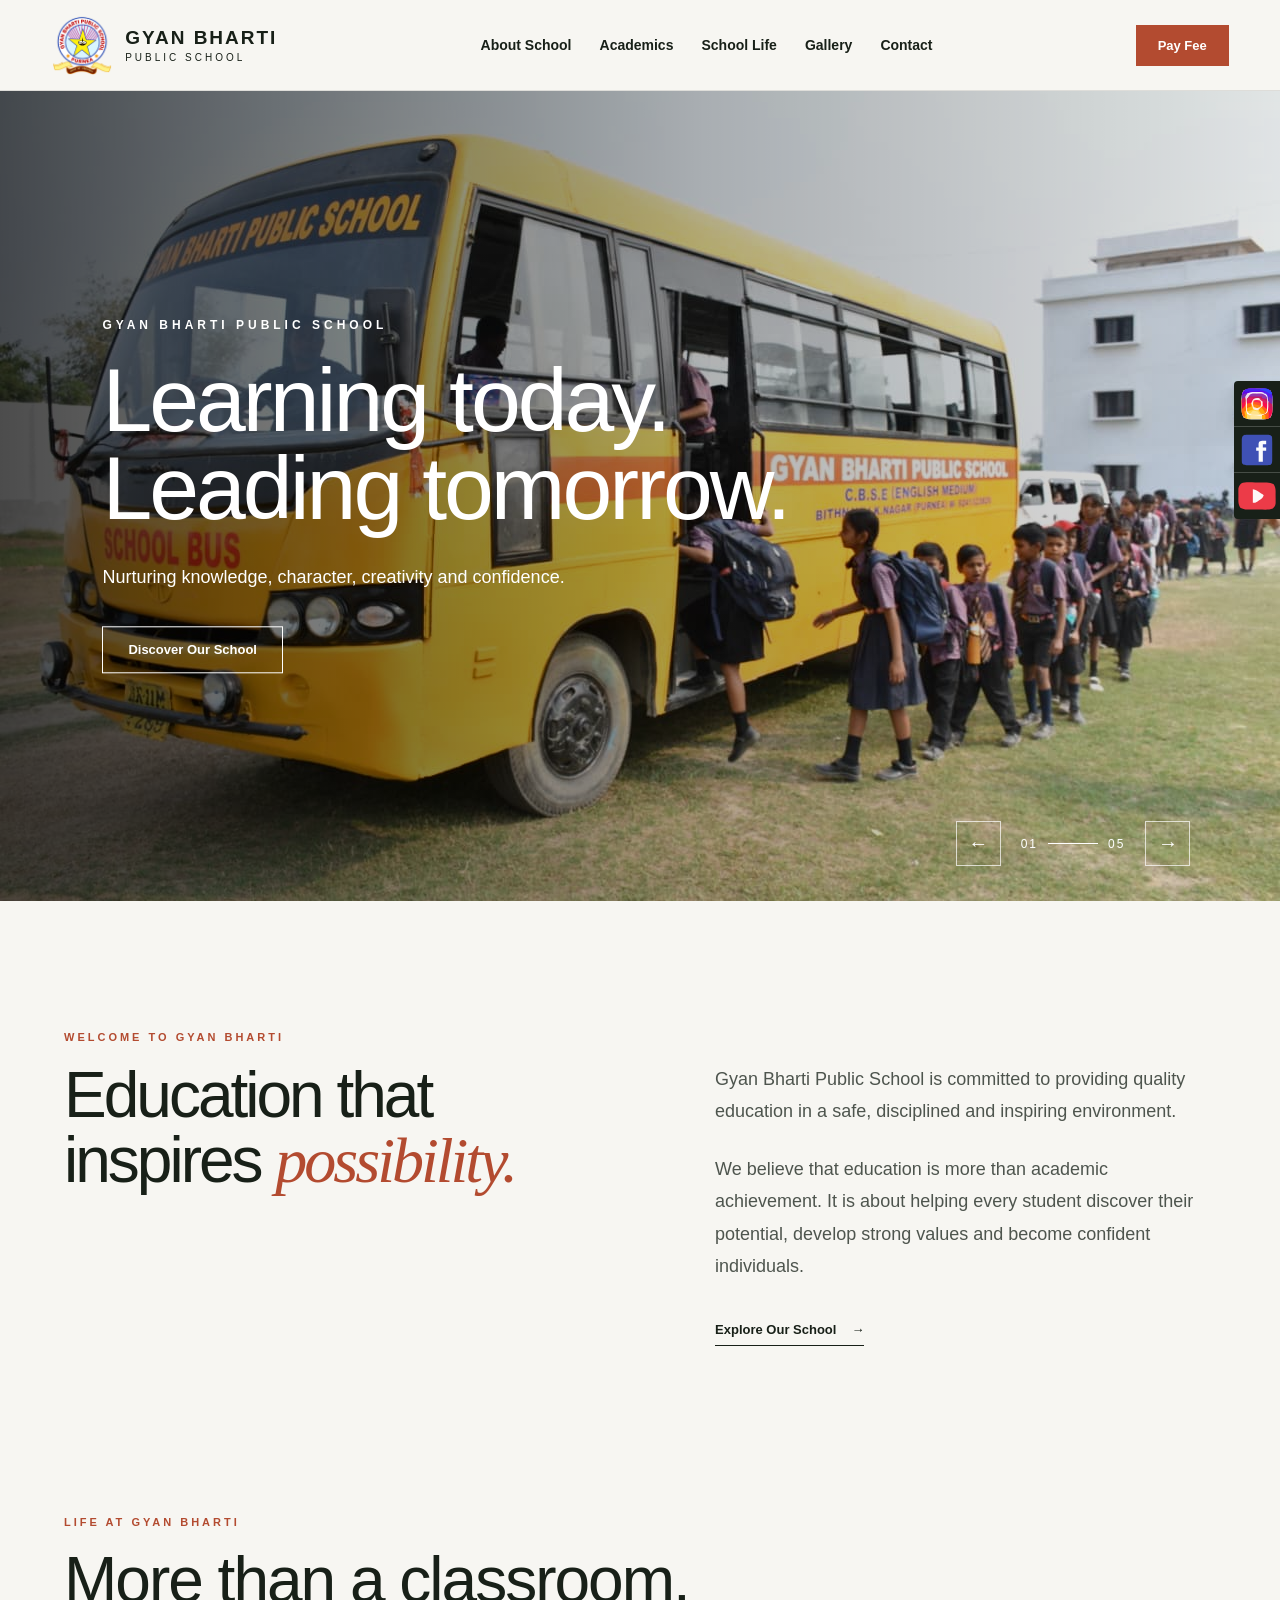
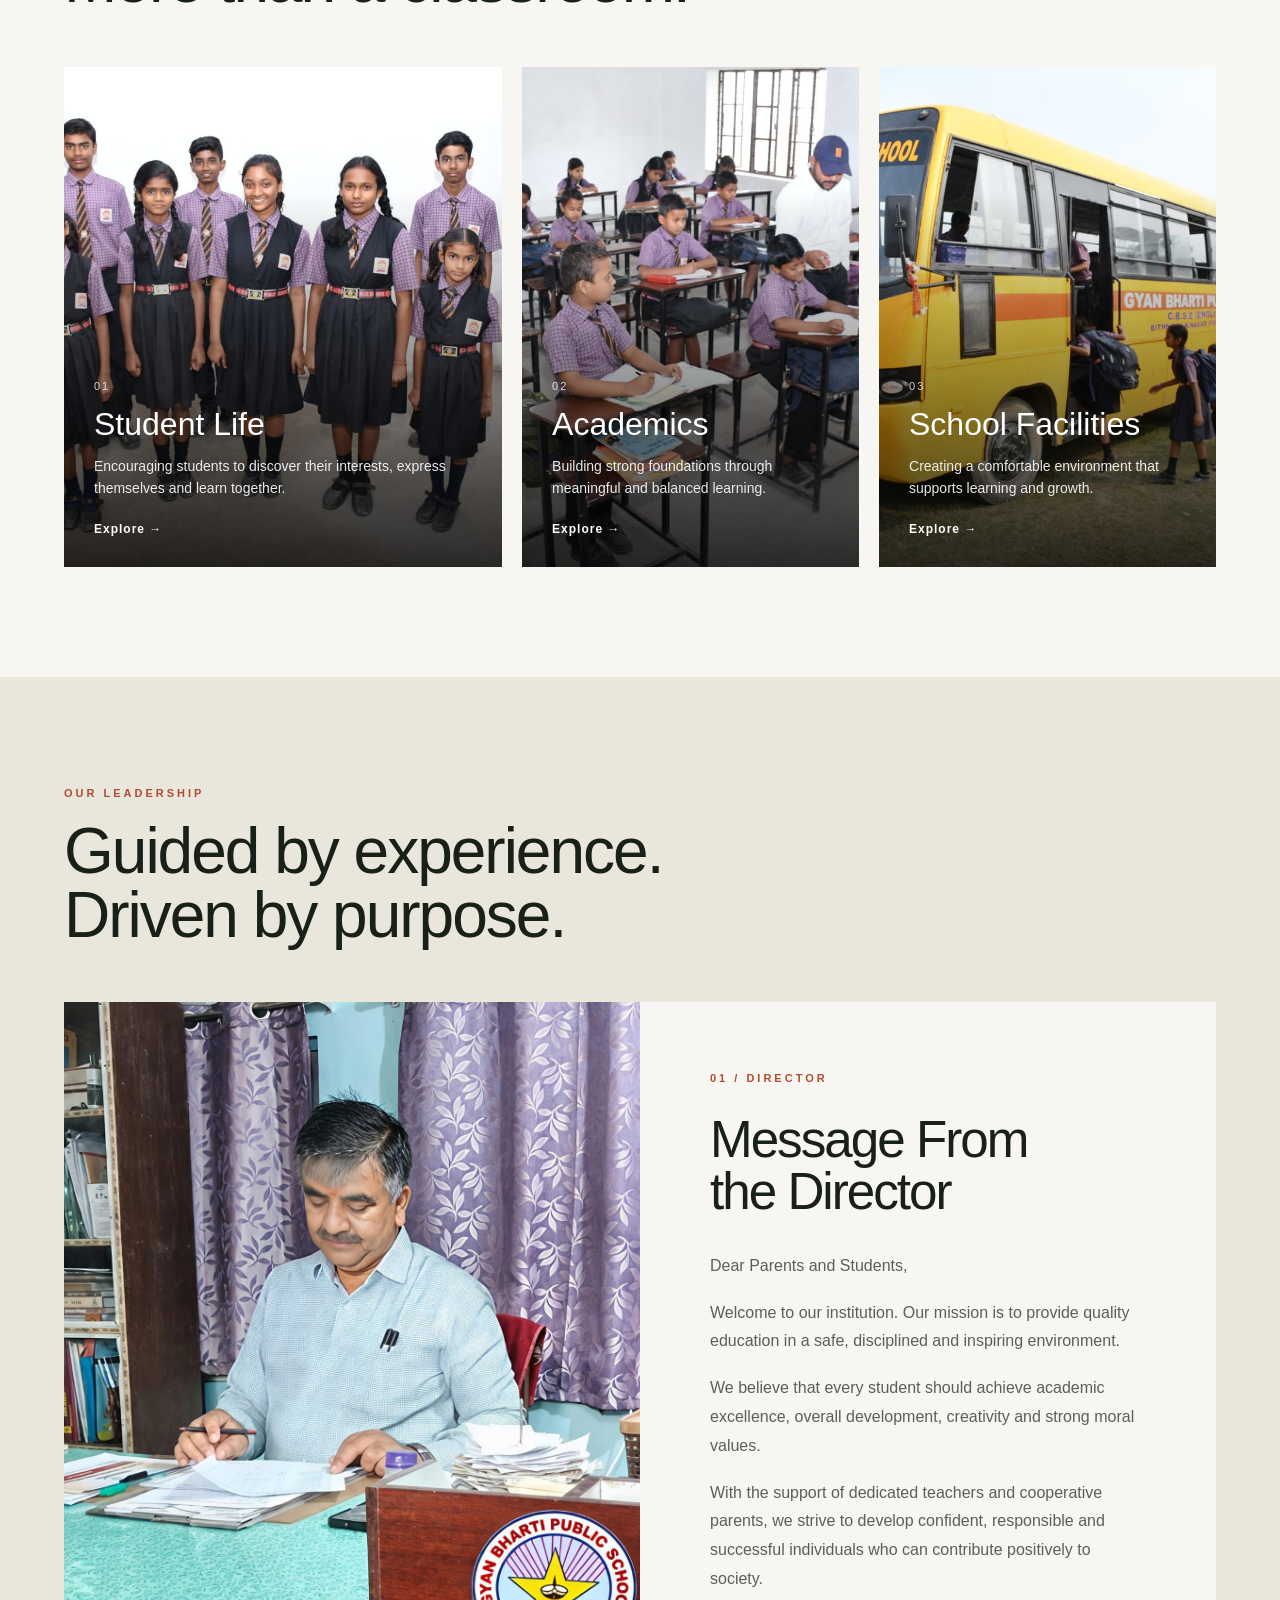
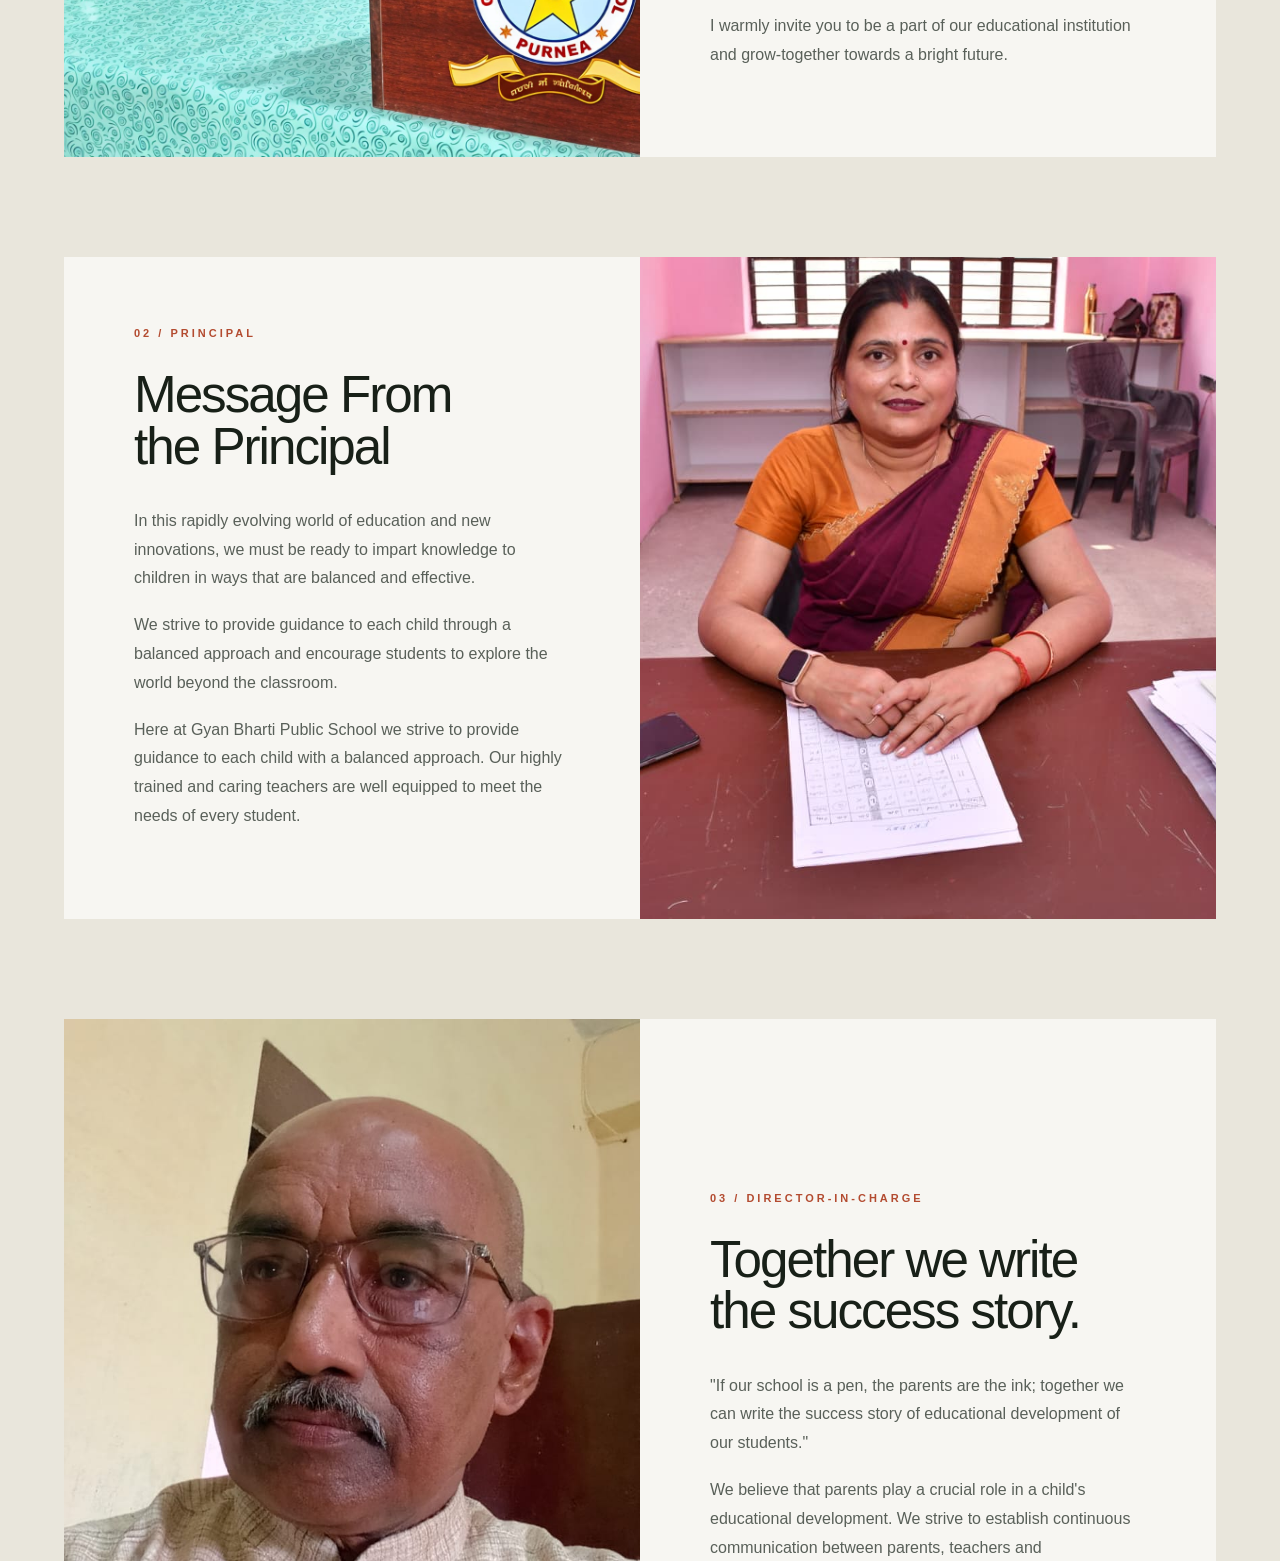
<file: index.html>
<!DOCTYPE html>
<html lang="en">
<head>
<meta charset="UTF-8">
<meta name="viewport" content="width=device-width, initial-scale=1.0">
<meta http-equiv="refresh" content="0; url=Home/index.html">
<title>Gyan Bharti Public School | Purnea</title>
</head>
<body>
<p>Redirecting to <a href="Home/index.html">Gyan Bharti Public School</a>...</p>
</body>
</html>
</file>
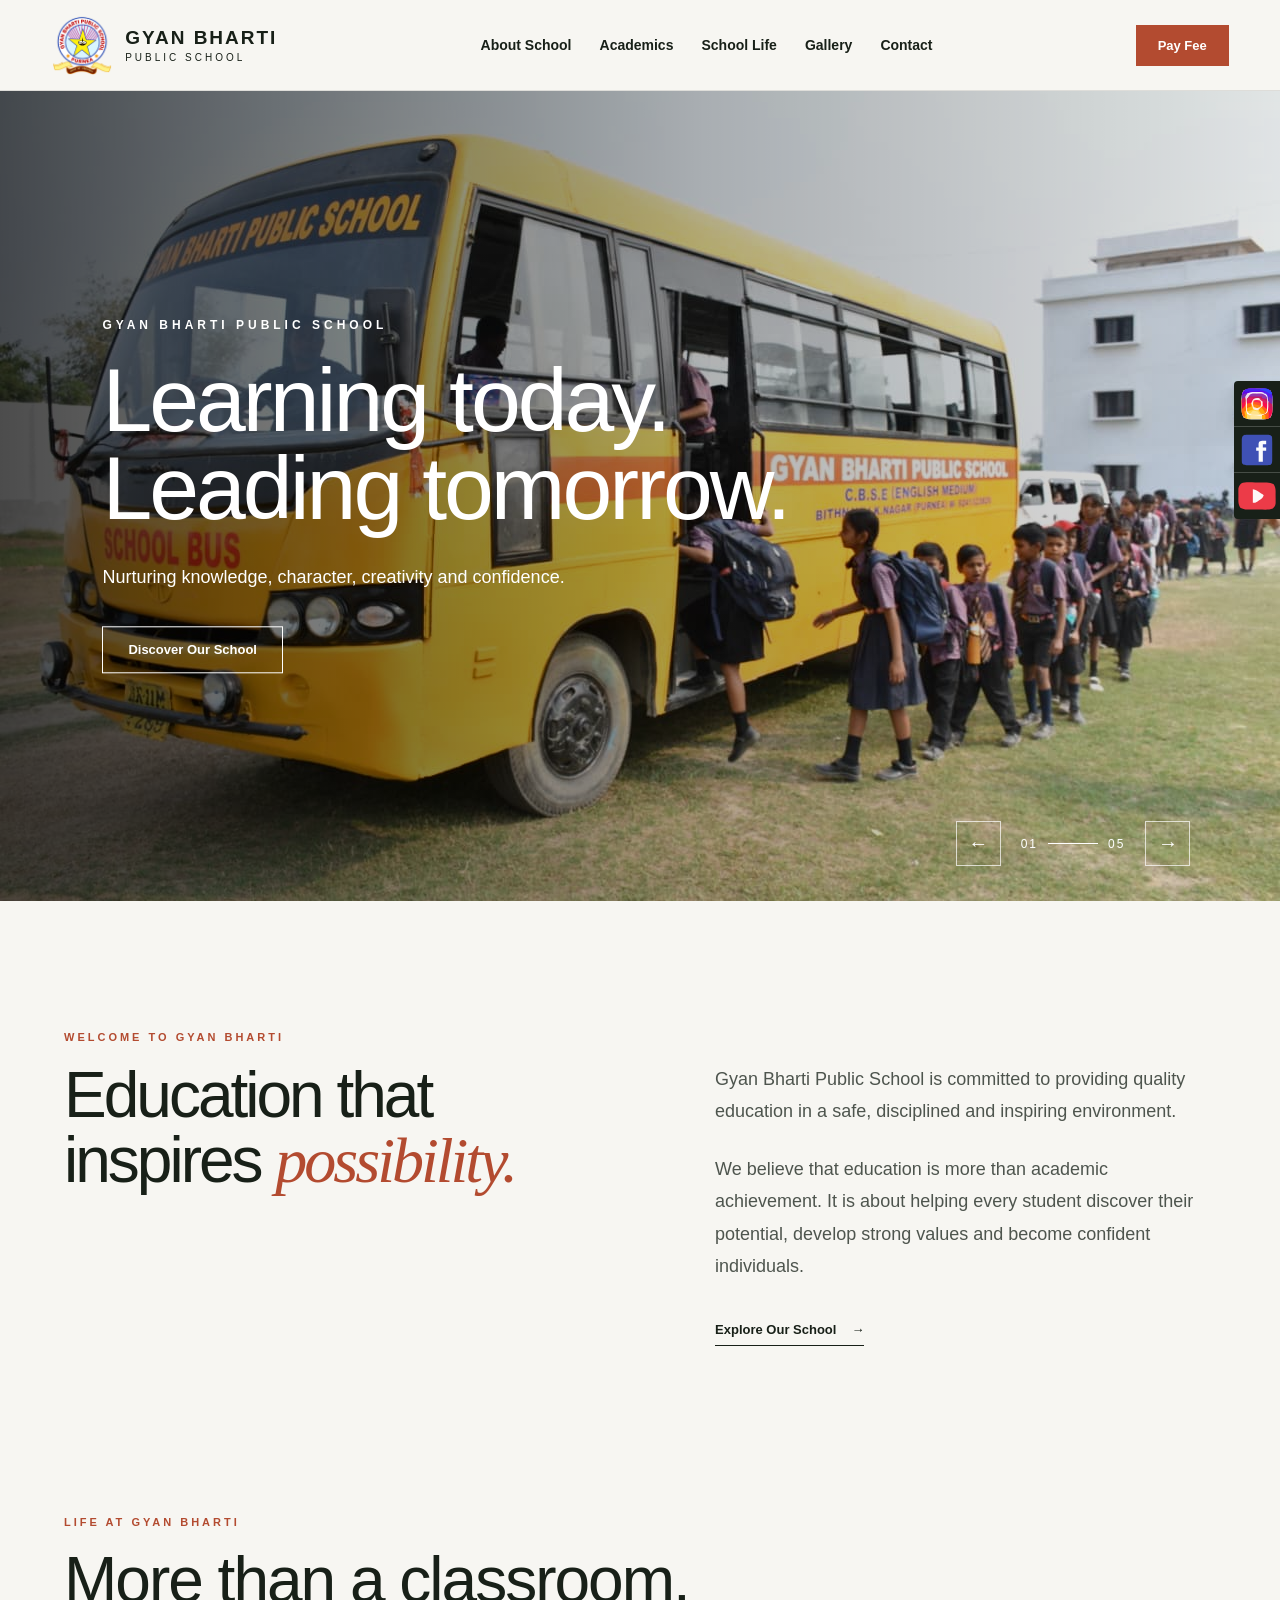
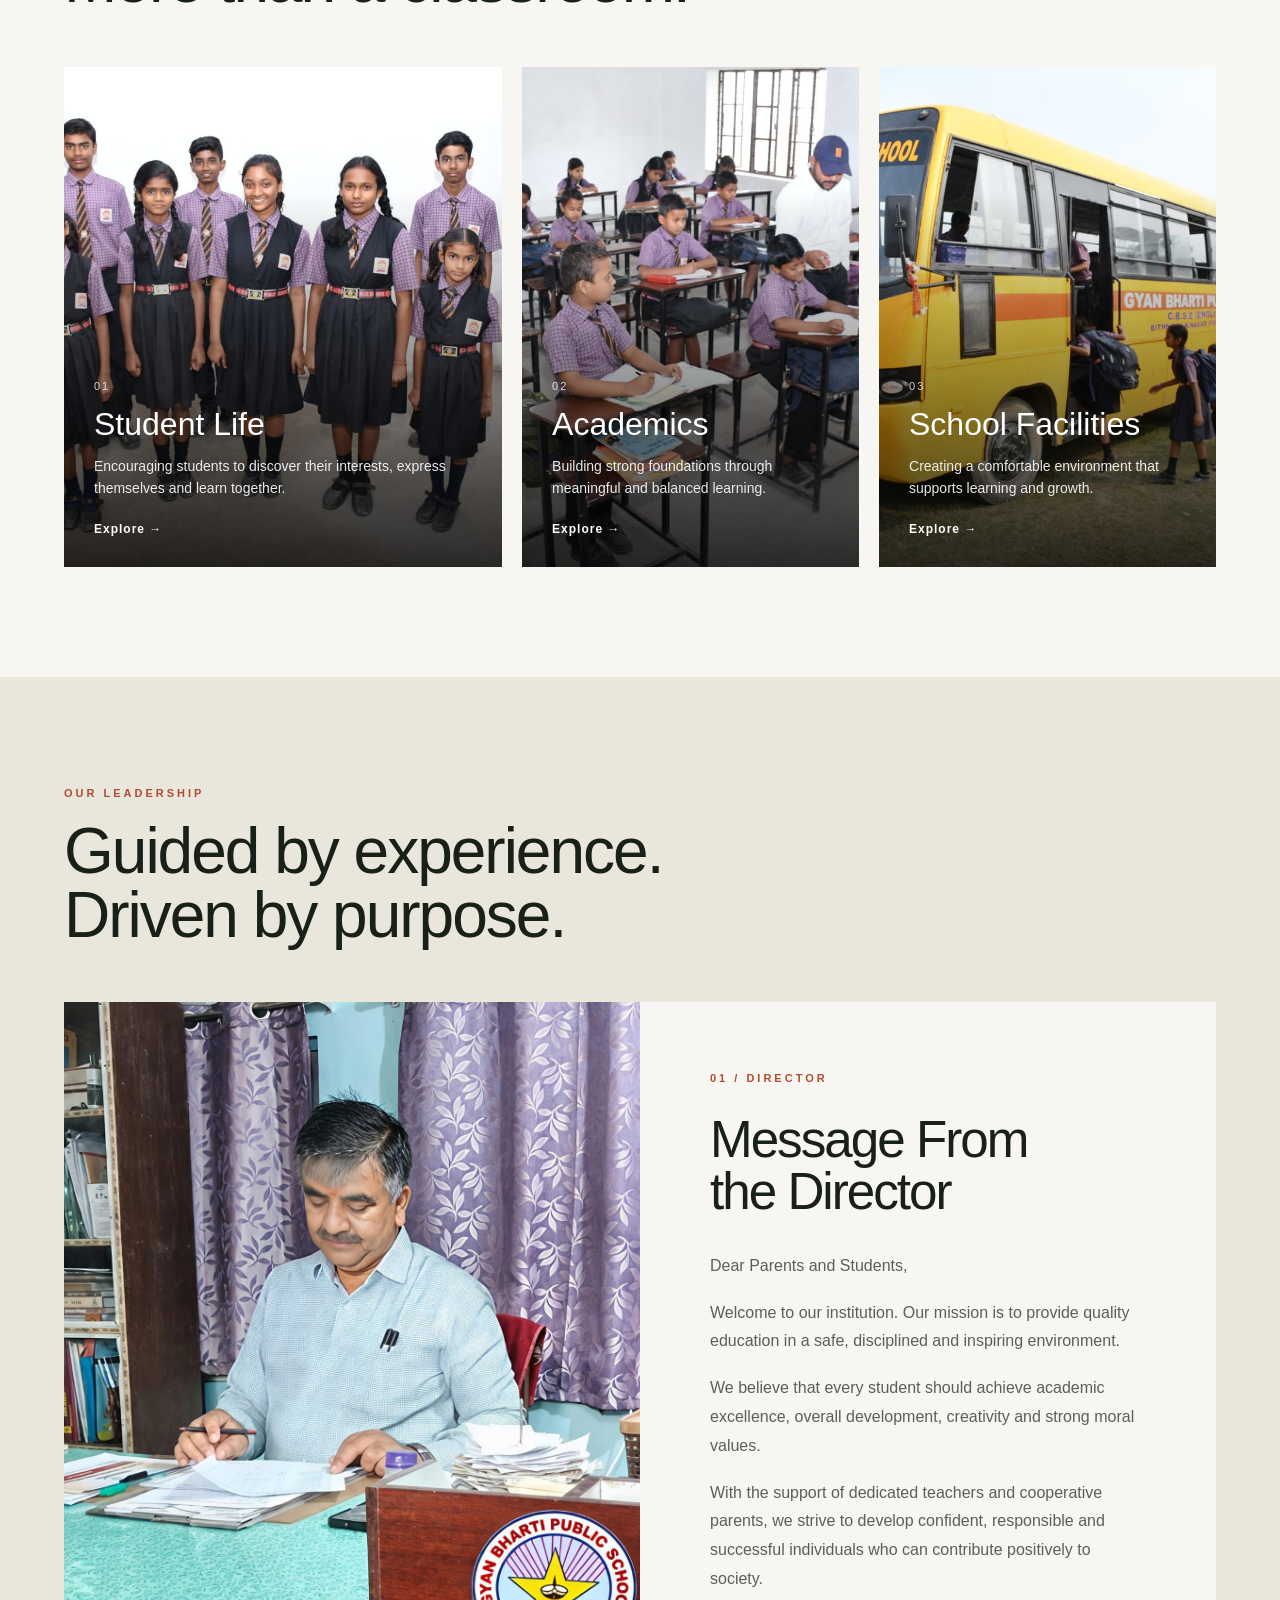
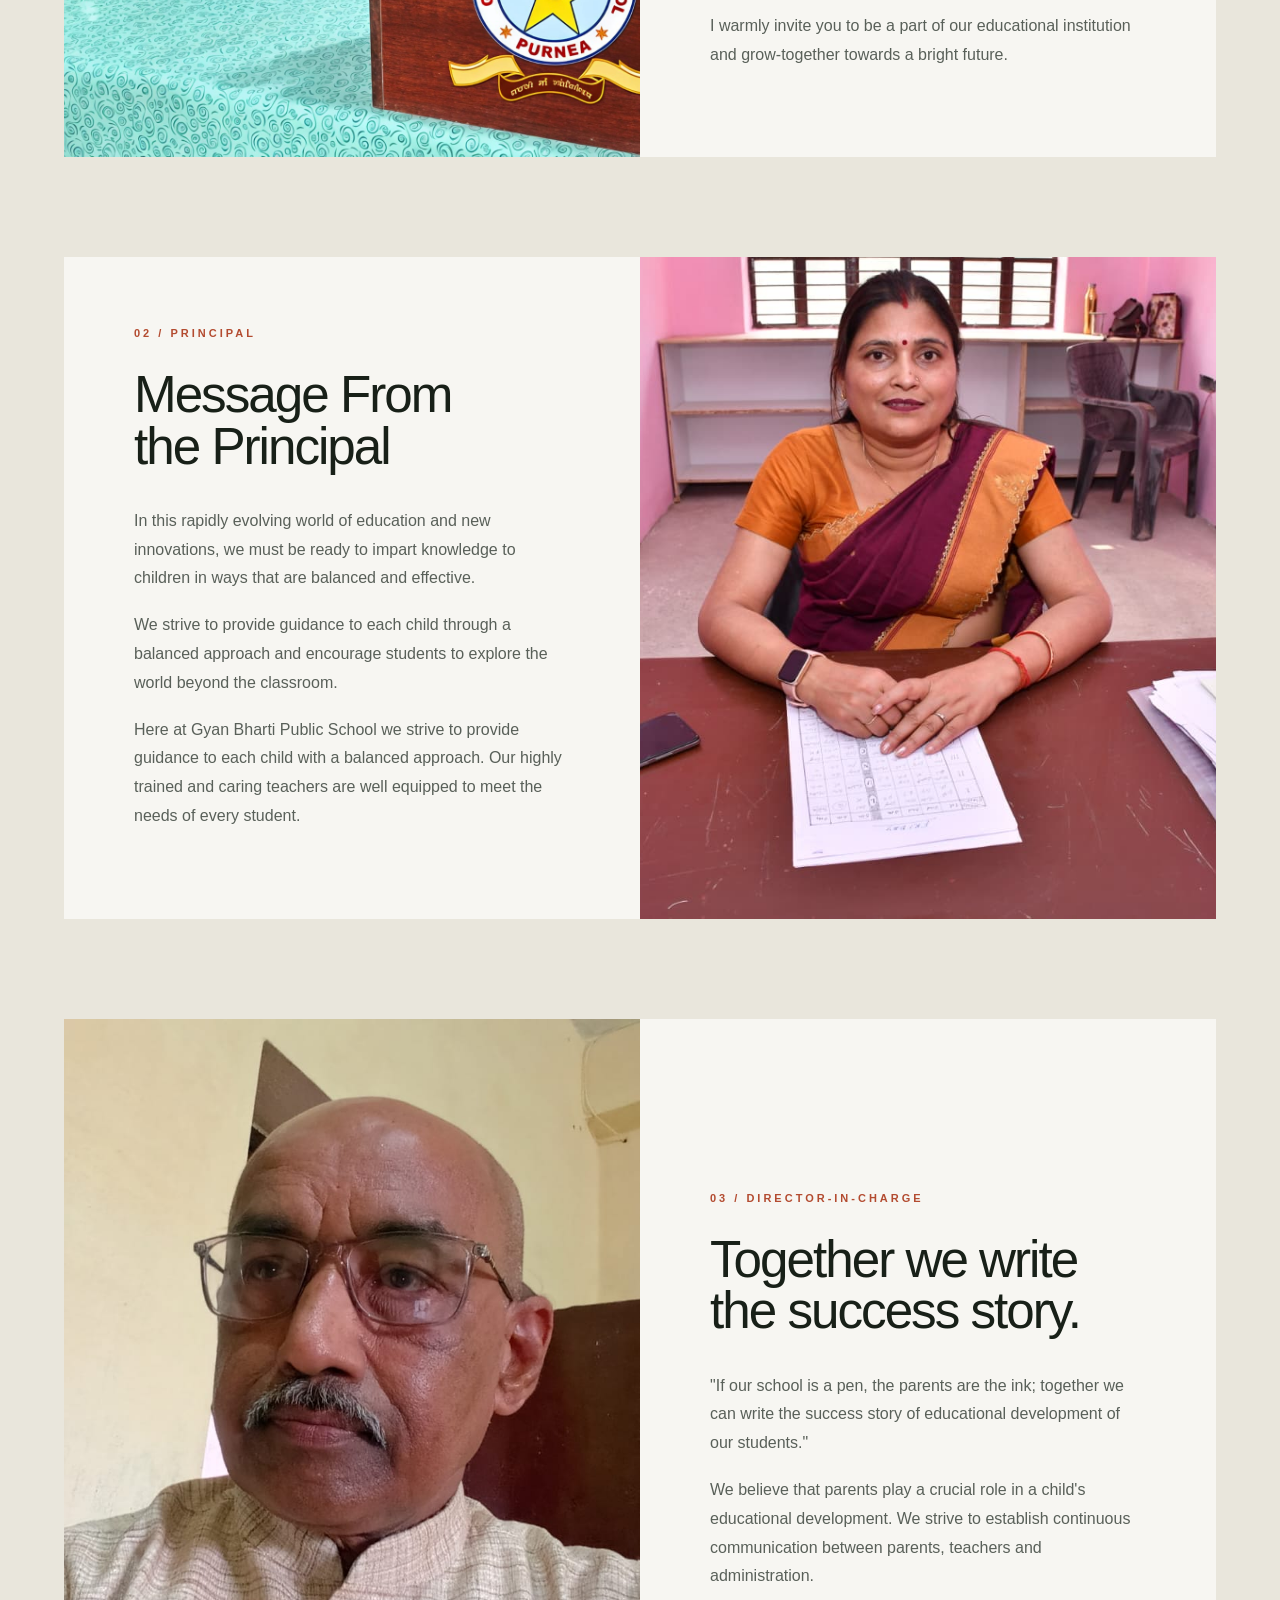
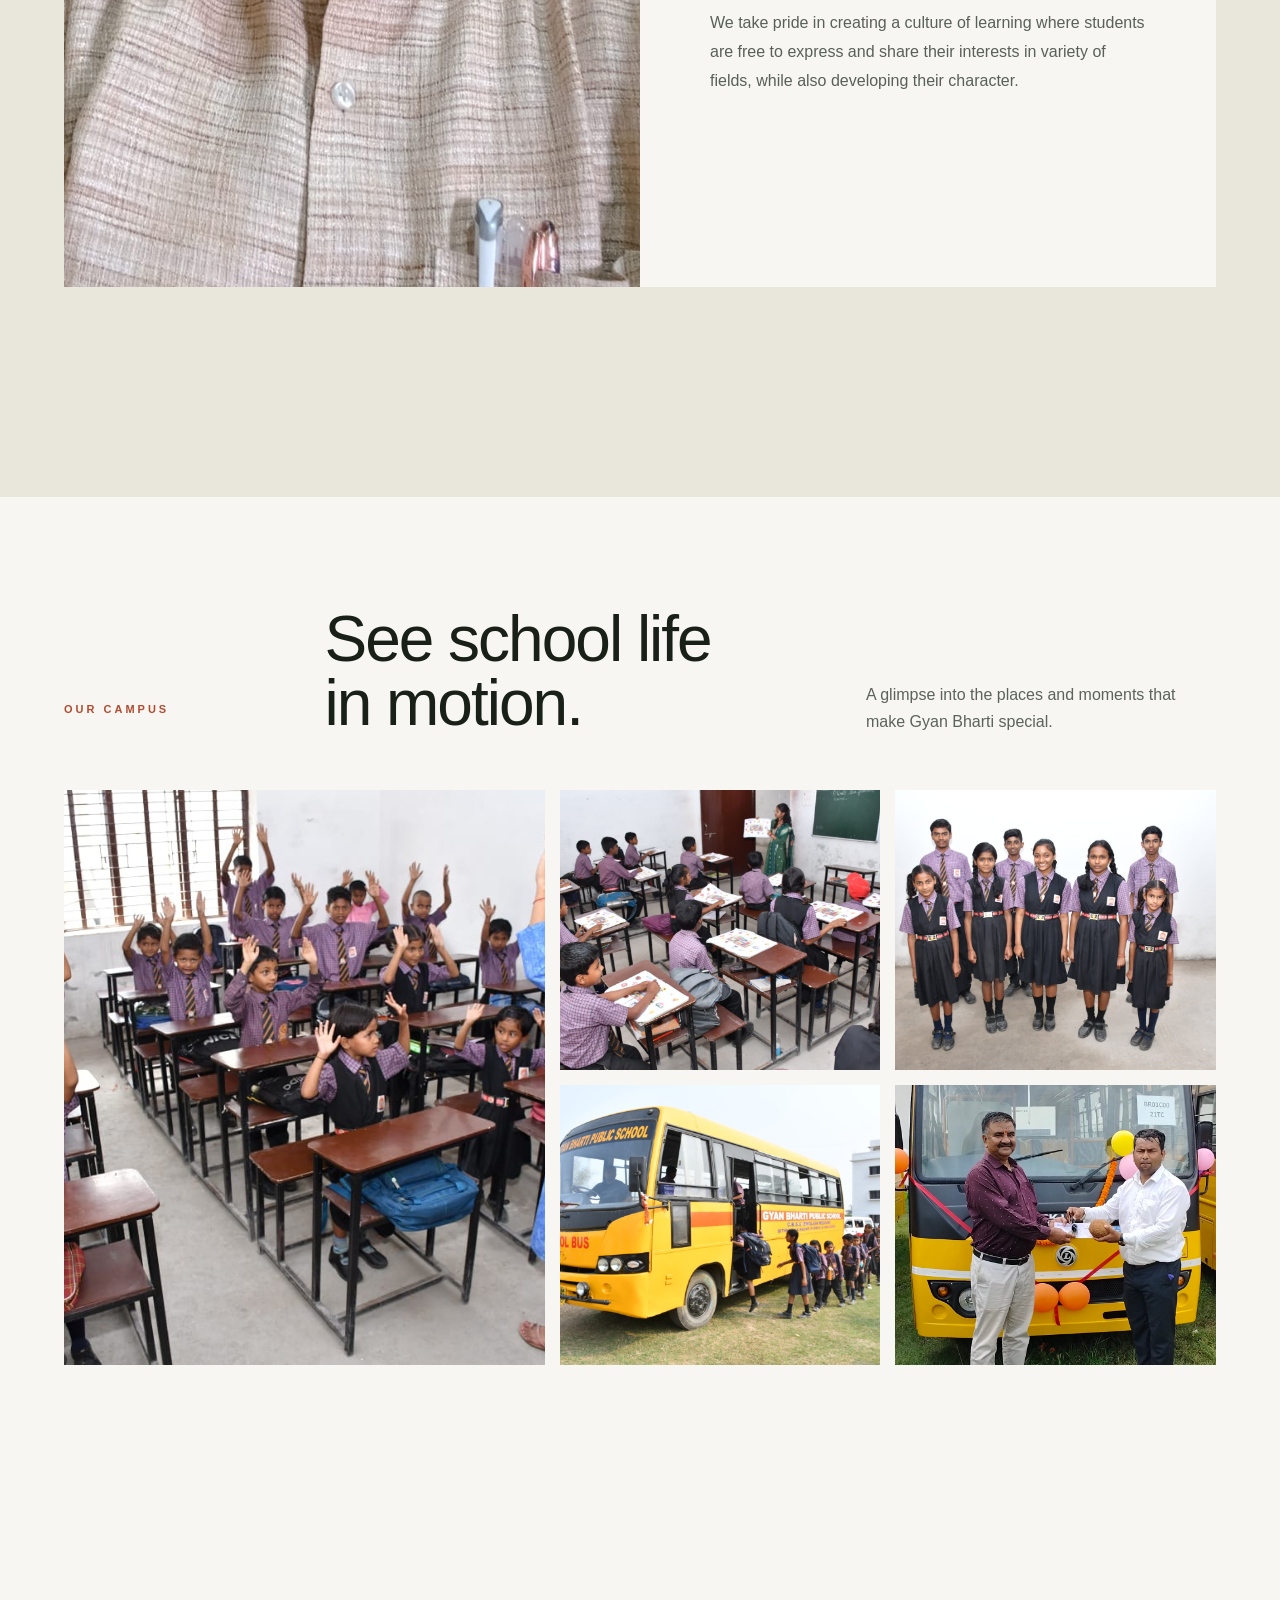
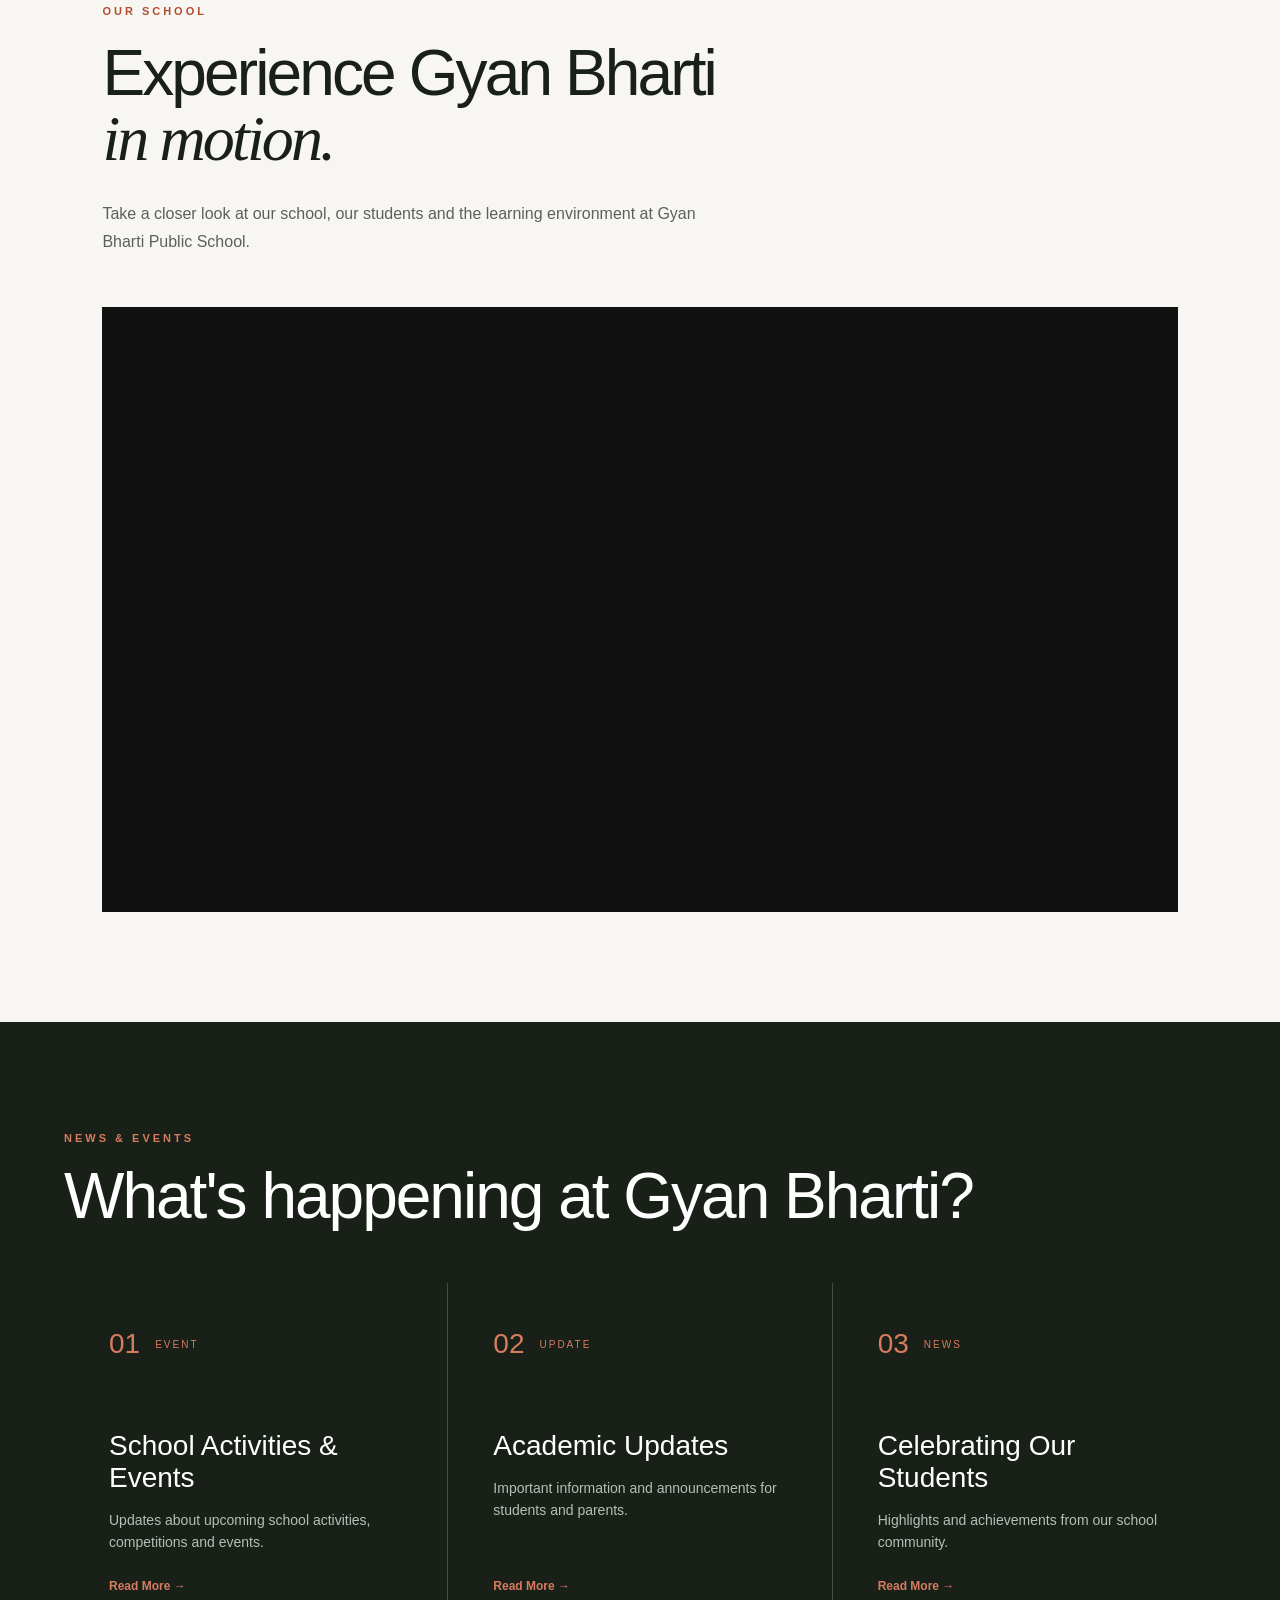
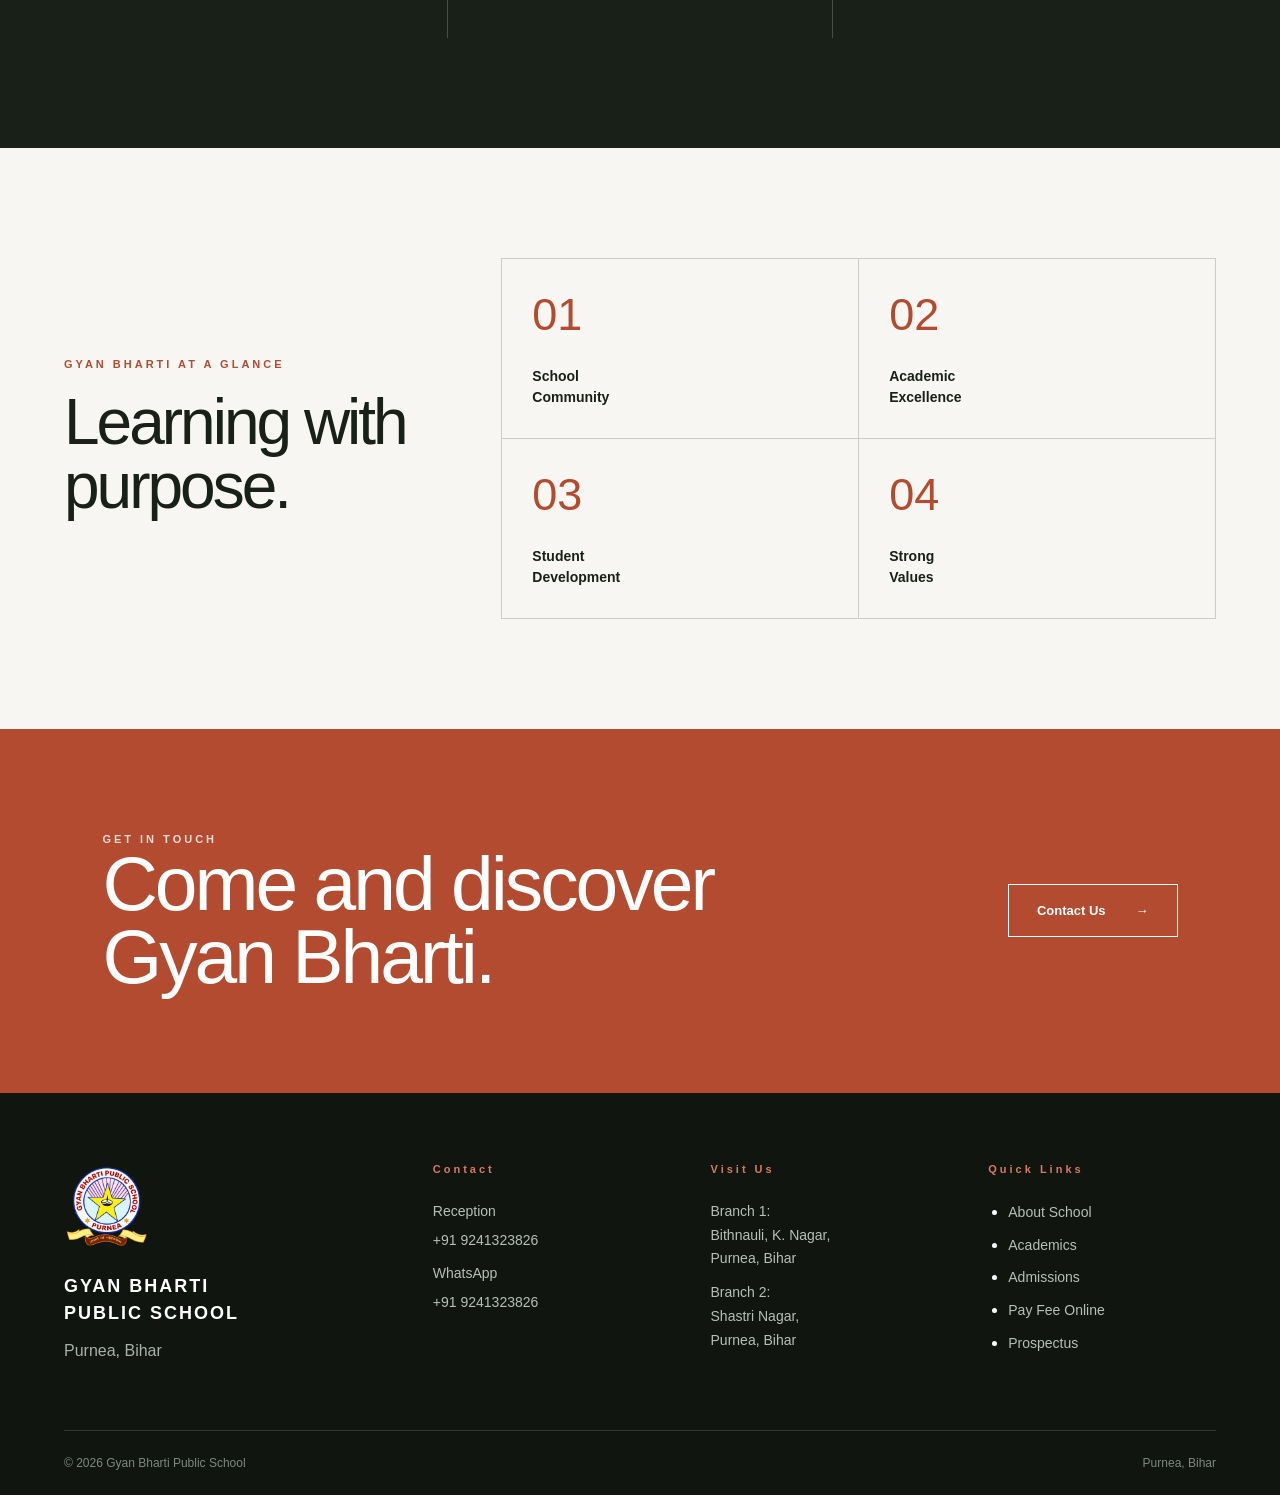
<file: Home/index.html>
<!DOCTYPE html>
<html lang="en">

<head>
    <meta charset="UTF-8">
    <meta name="viewport" content="width=device-width, initial-scale=1.0">
    <meta name="description"
        content="Gyan Bharti Public School - A place where knowledge, character and creativity grow together.">
    <title>Gyan Bharti Public School | Purnea</title>
    <link rel="stylesheet" href="style.css">
</head>

<body>
    <div class="social-sidebar">
        <a href="https://www.instagram.com/g.b.p.s_bithnauli_branch?stkn=YW9sa2RhaXpxY2Vl" target="_blank" rel="noopener" aria-label="Instagram">
            <img src="../Assets/Social/instagram.svg" alt="Instagram icon" title="Visit our instagram handle">
        </a>

        <a href="https://www.facebook.com/share/1FVmKHKzU1" target="_blank" rel="noopener" aria-label="Facebook">
            <img src="../Assets/Social/facebook.svg" alt="Facebook icon" title="Visit our Facebook page">
        </a>

        <a href="https://www.youtube.com/@gbps_official_01" target="_blank" rel="noopener" aria-label="YouTube">
            <img src="../Assets/Social/youtube.svg" alt="You tube icon" title="Visit our You Tube channel">
        </a>
    </div>
    <!-- ==================================================
         HEADER
    =================================================== -->
    <header class="site-header">
        <div class="nav-container">
            <!-- Logo -->
            <a href="index.html" class="brand">
                <img src="../Assets/Images/School_Logo.png" alt="Gyan Bharti Public School Logo">
                <div class="brand-text">
                    <span class="brand-name">GYAN BHARTI</span>
                    <span class="brand-subtitle">PUBLIC SCHOOL</span>
                </div>
            </a>
            <!-- Desktop Navigation -->
            <nav class="desktop-nav">
                <div class="nav-item dropdown">
                    <a href="#">About School</a>
                    <div class="dropdown-menu">
                        <a href="../About_School/about_school.html">About Us</a>
                        <a href="#leadership">Leadership</a>
                        <a href="#campus">Our Campus</a>
                    </div>
                </div>
                <div class="nav-item dropdown">
                    <a href="#">Academics</a>
                    <div class="dropdown-menu">
                        <a href="../Curriculum/curriculum.html">Curriculum</a>
                        <a href="../Faculty/faculty.html">Faculty</a>
                        <a href="../Activities/activities.html">Activities</a>
                        <a href="../Academics/academics.html#results">Students Results</a>
                    </div>
                </div>
                <div class="nav-item">
                    <a href="#school-life">School Life</a>
                </div>
                <div class="nav-item">
                    <a href="#gallery">Gallery</a>
                </div>
                <div class="nav-item">
                    <a href="#contact">Contact</a>
                </div>
            </nav>
            <!-- Header buttons -->
            <div class="header-actions">
                <a href="#" class="fee-button">
                    Pay Fee
                </a>
                <button class="menu-button" id="menuButton" aria-label="Open menu" aria-expanded="false">
                    <span></span>
                    <span></span>
                    <span></span>
                </button>
            </div>
        </div>
        <!-- Mobile Navigation -->
        <nav class="mobile-nav" id="mobileNav">
            <a href="../About_School/about_school.html">About School</a>
            <a href="#">Academics</a>
            <a href="#school-life">School Life</a>
            <a href="#leadership">Leadership</a>
            <a href="#gallery">Gallery</a>
            <a href="#contact">Contact</a>
            <a href="#" class="mobile-fee">
                Pay Fee Online
            </a>
        </nav>
    </header>
    <!-- ==================================================
         HERO / SLIDESHOW
    =================================================== -->
    <main>
        <section class="hero">
            <div class="hero-slides">
                <div class="hero-slide active">
                    <img src="../Assets/Images/busboarding.jpeg" alt="School Bus Facility">
                    <div class="hero-overlay"></div>
                    <div class="hero-content">
                        <p class="hero-small">
                            GYAN BHARTI PUBLIC SCHOOL
                        </p>
                        <h1>
                            Learning today.<br>
                            Leading tomorrow.
                        </h1>
                        <p>
                            Nurturing knowledge, character,
                            creativity and confidence.
                        </p>
                        <a href="#welcome" class="hero-button">
                            Discover Our School
                        </a>
                    </div>
                </div>
                <div class="hero-slide">
                    <img src="../Assets/Images/Classroom.jpeg" alt="Gyan Bharti classroom">
                    <div class="hero-overlay"></div>
                    <div class="hero-content">
                        <p class="hero-small">
                            OUR ACADEMIC COMMUNITY
                        </p>
                        <h1>
                            Where curiosity<br>
                            becomes knowledge.
                        </h1>
                        <p>
                            A disciplined and inspiring
                            environment for every learner.
                        </p>
                    </div>
                </div>
                <div class="hero-slide">
                    <img src="../Assets/Images/classroom2.jpeg" alt="Students learning">
                    <div class="hero-overlay"></div>
                    <div class="hero-content">
                        <p class="hero-small">
                            BEYOND THE CLASSROOM
                        </p>
                        <h1>
                            Growing minds.<br>
                            Building character.
                        </h1>
                        <p>
                            Education that extends beyond
                            textbooks and classrooms.
                        </p>
                    </div>
                </div>
                <div class="hero-slide">
                    <img src="../Assets/Images/classroom3.jpeg" alt="School classroom">
                    <div class="hero-overlay"></div>
                    <div class="hero-content">
                        <p class="hero-small">
                            THE GYAN BHARTI EXPERIENCE
                        </p>
                        <h1>
                            A place to learn,<br>
                            explore and grow.
                        </h1>
                    </div>
                </div>
                <div class="hero-slide">
                    <img src="../Assets/Images/students'gp.jpeg" alt="Gyan Bharti students">
                    <div class="hero-overlay"></div>
                    <div class="hero-content">
                        <p class="hero-small">
                            OUR STUDENTS
                        </p>
                        <h1>
                            Together we<br>
                            create tomorrow.
                        </h1>
                    </div>
                </div>
            </div>
            <!-- Hero controls -->
            <div class="hero-controls">
                <button id="previousSlide" aria-label="Previous slide">
                    ←
                </button>
                <div class="slide-counter">
                    <span id="currentSlide">01</span>
                    <span class="counter-line"></span>
                    <span>05</span>
                </div>
                <button id="nextSlide" aria-label="Next slide">
                    →
                </button>
            </div>
        </section>
        <!-- ==================================================
             WELCOME
        =================================================== -->
        <section class="welcome section" id="welcome">
            <div class="section-label">
                WELCOME TO GYAN BHARTI
            </div>
            <div class="welcome-grid">
                <div>
                    <h2>
                        Education that inspires
                        <em>possibility.</em>
                    </h2>
                </div>
                <div class="welcome-text">
                    <p>
                        Gyan Bharti Public School is committed
                        to providing quality education in a safe,
                        disciplined and inspiring environment.
                    </p>
                    <p>
                        We believe that education is more than
                        academic achievement. It is about helping
                        every student discover their potential,
                        develop strong values and become confident
                        individuals.
                    </p>
                    <a href="../About_School/about_school.html" class="text-link">
                        Explore Our School
                        <span>→</span>
                    </a>
                </div>
            </div>
        </section>
        <!-- ==================================================
             FEATURE CARDS
        =================================================== -->
        <section class="features section" id="school-life">
            <div class="section-heading">
                <div class="section-label">
                    LIFE AT GYAN BHARTI
                </div>
                <h2>
                    More than a classroom.
                </h2>
            </div>
            <div class="feature-grid">
                <article class="feature-card feature-large">
                    <img src="../Assets/Images/students'gp.jpeg" alt="Students at Gyan Bharti">
                    <div class="feature-content">
                        <span>01</span>
                        <h3>
                            Student Life
                        </h3>
                        <p>
                            Encouraging students to discover
                            their interests, express themselves
                            and learn together.
                        </p>
                        <a href="../Student_Life/student_life.html">
                            Explore <span>→</span>
                        </a>
                    </div>
                </article>
                <article class="feature-card">
                    <img src="../Assets/Images/Classroom.jpeg" alt="Gyan Bharti classroom">
                    <div class="feature-content">
                        <span>02</span>
                        <h3>
                            Academics
                        </h3>
                        <p>
                            Building strong foundations through
                            meaningful and balanced learning.
                        </p>
                        <a href="../Academics/academics.html">
                            Explore <span>→</span>
                        </a>
                    </div>
                </article>
                <article class="feature-card">
                    <img src="../Assets/Images/busboarding.jpeg" alt="School transportation">
                    <div class="feature-content">
                        <span>03</span>
                        <h3>
                            School Facilities
                        </h3>
                        <p>
                            Creating a comfortable environment
                            that supports learning and growth.
                        </p>
                        <a href="../Facilities/facilities.html">
                            Explore <span>→</span>
                        </a>
                    </div>
                </article>
            </div>
        </section>
        <!-- ==================================================
             LEADERSHIP
        =================================================== -->
        <section class="leadership section" id="leadership">
            <div class="section-heading">
                <div class="section-label">
                    OUR LEADERSHIP
                </div>
                <h2>
                    Guided by experience.<br>
                    Driven by purpose.
                </h2>
            </div>
            <!-- Director -->
            <article class="leader">
                <div class="leader-image">
                    <img src="../Assets/Images/director's image.jpeg" alt="Director of Gyan Bharti Public School">
                </div>
                <div class="leader-content">
                    <span class="leader-number">
                        01 / DIRECTOR
                    </span>
                    <h3>
                        Message From<br>
                        the Director
                    </h3>
                    <div class="leader-message">
                        <p>
                            Dear Parents and Students,
                        </p>
                        <p>
                            Welcome to our institution. Our mission
                            is to provide quality education in a safe,
                            disciplined and inspiring environment.
                        </p>
                        <p>
                            We believe that every student should
                            achieve academic excellence, overall
                            development, creativity and strong
                            moral values.
                        </p>
                        <p>
                            With the support of dedicated teachers and cooperative parents, we strive to develop
                            confident, responsible and successful individuals who can contribute positively to society.
                        </p>
                        <p>
                            I warmly invite you to be a part of our educational institution and grow-together towards a
                            bright future.
                        </p>
                    </div>
                </div>
            </article>
            <!-- Principal -->
            <article class="leader leader-reverse">
                <div class="leader-image">
                    <img src="../Assets/Images/Principal.jpeg" alt="Principal of Gyan Bharti Public School">
                </div>
                <div class="leader-content">
                    <span class="leader-number">
                        02 / PRINCIPAL
                    </span>
                    <h3>
                        Message From<br>
                        the Principal
                    </h3>
                    <div class="leader-message">
                        <p>
                            In this rapidly evolving world of
                            education and new innovations, we must
                            be ready to impart knowledge to children
                            in ways that are balanced and effective.
                        </p>
                        <p>
                            We strive to provide guidance to each
                            child through a balanced approach and
                            encourage students to explore the world
                            beyond the classroom.
                        </p>
                        <p>
                            Here at Gyan Bharti Public School we strive to provide guidance to each child with a
                            balanced approach. Our highly trained and caring teachers are well equipped to meet the
                            needs of every student.
                        </p>
                    </div>
                </div>
            </article>
            <!-- Director Incharge -->
            <article class="leader">
                <div class="leader-image">
                    <img src="../Assets/Images/Director-incharge.jpeg" alt="Director Incharge">
                </div>
                <div class="leader-content">
                    <span class="leader-number">
                        03 / DIRECTOR-IN-CHARGE
                    </span>
                    <h3>
                        Together we write<br>
                        the success story.
                    </h3>
                    <div class="leader-message">
                        <p>
                            "If our school is a pen, the parents
                            are the ink; together we can write the
                            success story of educational development
                            of our students."
                        </p>
                        <p>
                            We believe that parents play a crucial
                            role in a child's educational development.
                            We strive to establish continuous
                            communication between parents, teachers
                            and administration.
                        </p>
                        <p>
                            We take pride in creating a culture of learning where students are free to express and share
                            their interests in variety of fields, while also developing their character.
                        </p>
                    </div>
                </div>
            </article>
        </section>
        <!-- ==================================================
             CAMPUS / GALLERY
        =================================================== -->
        <section class="gallery section" id="gallery">
            <div class="section-heading gallery-heading">
                <div class="section-label">
                    OUR CAMPUS
                </div>
                <h2>
                    See school life<br>
                    in motion.
                </h2>
                <p>
                    A glimpse into the places and moments
                    that make Gyan Bharti special.
                </p>
            </div>
            <div class="gallery-grid">
                <div class="gallery-item gallery-main">
                    <img src="../Assets/Images/classroom3.jpeg" alt="Gyan Bharti classroom">
                </div>
                <div class="gallery-item">
                    <img src="../Assets/Images/classroom2.jpeg" alt="Classroom activity">
                </div>
                <div class="gallery-item">
                    <img src="../Assets/Images/students'gp.jpeg" alt="Students">
                </div>
                <div class="gallery-item">
                    <img src="../Assets/Images/busboarding.jpeg" alt="School bus">
                </div>
                <div class="gallery-item">
                    <img src="../Assets/Images/bus delivery image1.jpg" alt="Latest updates">
                </div>
            </div>
        </section>

        <section class="school-video" id="school-video">
            <div class="school-video-header">
                <div class="section-label">OUR SCHOOL</div>
                <h2>Experience Gyan Bharti<br><em>in motion.</em></h2>
                <p>
                    Take a closer look at our school, our students and the learning
                    environment at Gyan Bharti Public School.
                </p>
            </div>

            <div class="video-wrapper">
                <iframe src="https://www.youtube.com/embed/3jsKVFHLHtI" title="Gyan Bharti Public School"
                    allow="accelerometer; autoplay; clipboard-write; encrypted-media; gyroscope; picture-in-picture"
                    allowfullscreen>
                </iframe>
            </div>
        </section>

        <!-- ==================================================
             NEWS & EVENTS
        =================================================== -->
        <section class="news section">
            <div class="section-heading news-heading">
                <div class="section-label">
                    NEWS & EVENTS
                </div>
                <h2>
                    What's happening
                    at Gyan Bharti?
                </h2>
            </div>
            <div class="news-grid">
                <article class="news-card">
                    <div class="news-date">
                        <strong>01</strong>
                        <span>EVENT</span>
                    </div>
                    <h3>
                        School Activities & Events
                    </h3>
                    <p>
                        Updates about upcoming school
                        activities, competitions and events.
                    </p>
                    <a href="#">
                        Read More →
                    </a>
                </article>
                <article class="news-card">
                    <div class="news-date">
                        <strong>02</strong>
                        <span>UPDATE</span>
                    </div>
                    <h3>
                        Academic Updates
                    </h3>
                    <p>
                        Important information and announcements
                        for students and parents.
                    </p>
                    <a href="#">
                        Read More →
                    </a>
                </article>
                <article class="news-card">
                    <div class="news-date">
                        <strong>03</strong>
                        <span>NEWS</span>
                    </div>
                    <h3>
                        Celebrating Our Students
                    </h3>
                    <p>
                        Highlights and achievements from
                        our school community.
                    </p>
                    <a href="#">
                        Read More →
                    </a>
                </article>
            </div>
        </section>
        <!-- ==================================================
             FACTS & FIGURES
        =================================================== -->
        <section class="facts section">
            <div class="facts-intro">
                <div class="section-label">
                    GYAN BHARTI AT A GLANCE
                </div>
                <h2>
                    Learning with<br>
                    purpose.
                </h2>
            </div>
            <div class="facts-grid">
                <div class="fact">
                    <strong>01</strong>
                    <span>
                        School<br>
                        Community
                    </span>
                </div>
                <div class="fact">
                    <strong>02</strong>
                    <span>
                        Academic<br>
                        Excellence
                    </span>
                </div>
                <div class="fact">
                    <strong>03</strong>
                    <span>
                        Student<br>
                        Development
                    </span>
                </div>
                <div class="fact">
                    <strong>04</strong>
                    <span>
                        Strong<br>
                        Values
                    </span>
                </div>
            </div>
        </section>
        <!-- ==================================================
             CONTACT CTA
        =================================================== -->
        <section class="contact-cta" id="contact">
            <div>
                <span class="section-label">GET IN TOUCH</span>
                <h2>
                    Come and discover<br>
                    Gyan Bharti.
                </h2>
            </div>
            <a href="#contact" class="cta-button">
                Contact Us
                <span>→</span>
            </a>
        </section>
    </main>
    <!-- ==================================================
         FOOTER
    =================================================== -->
    <footer class="site-footer" id="contact">
        <div class="footer-main">
            <div class="footer-brand">
                <img src="../Assets/Images/School_Logo.png" alt="Gyan Bharti Public School Logo">
                <h3>
                    GYAN BHARTI<br>
                    PUBLIC SCHOOL
                </h3>
                <p>Purnea, Bihar</p>
            </div>
            <div class="footer-column">
                <h4>Contact</h4>
                <p>Reception</p>
                <a href="https://wa.me/919241323826" target="_blank" rel="noopener"> +91 9241323826</a>
                <p>WhatsApp</p>
                <a href="https://wa.me/919241323826" target="_blank" rel="noopener"> +91 9241323826</a>
            </div>
            <div class="footer-column">
                <h4>
                    Visit Us
                </h4>
                <p>
                    Branch 1:<br>
                    Bithnauli, K. Nagar,<br>
                    Purnea, Bihar
                </p>
                <p>
                    Branch 2:<br>
                    Shastri Nagar,<br>
                    Purnea, Bihar
                </p>
            </div>
            <div class="footer-column">
                <h4>
                    Quick Links
                </h4>
                <ul>
                    <li><a href="../About_School/about_school.html">About School</a></li>
                    <li><a href="../Academics/academics.html">Academics</a></li>
                    <li><a href="#">Admissions</a></li>
                    <li><a href="#">Pay Fee Online</a></li>
                    <li><a href="#">Prospectus</a></li>
                </ul>
            </div>
        </div>
        <div class="footer-bottom">
            <span>© 2026 Gyan Bharti Public School</span>
            <span>Purnea, Bihar</span>
        </div>
    </footer>
    <!-- JavaScript -->
    <script src="imageslider.js"></script>
</body>

</html>
</file>
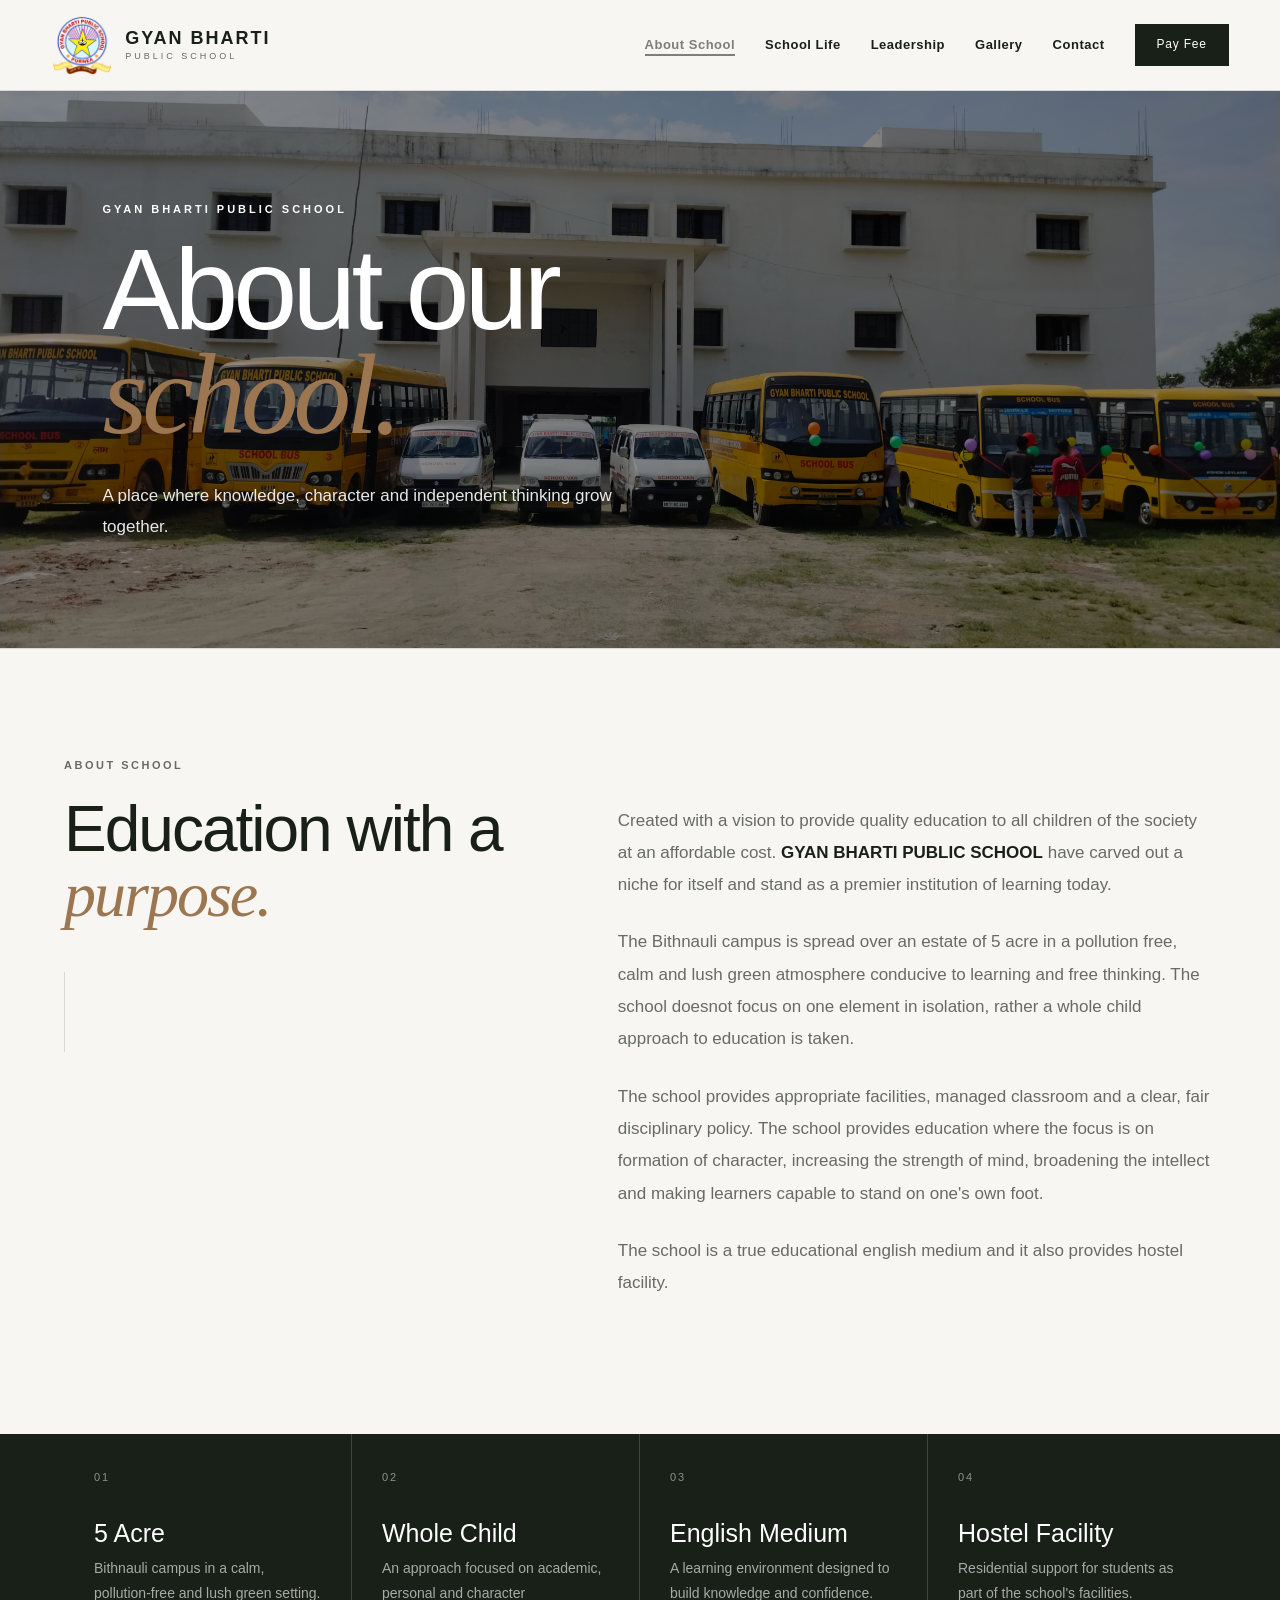
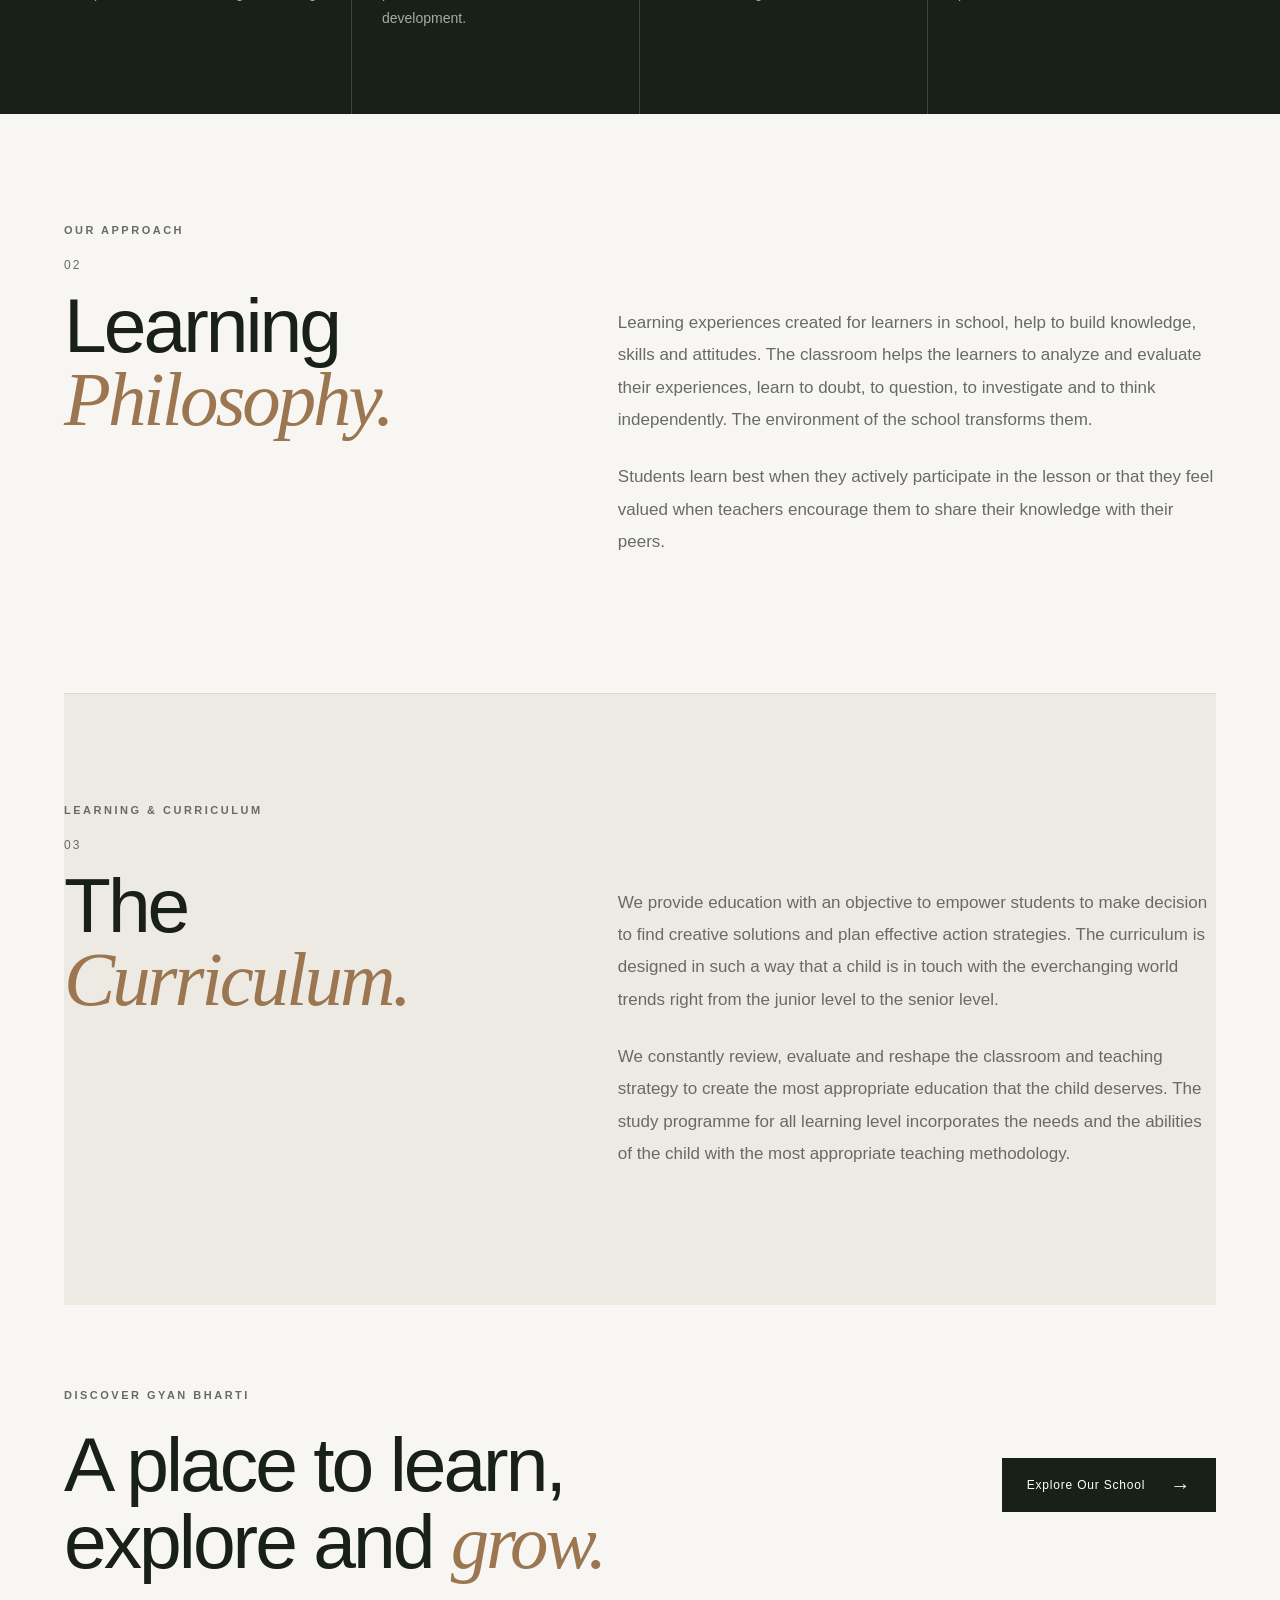
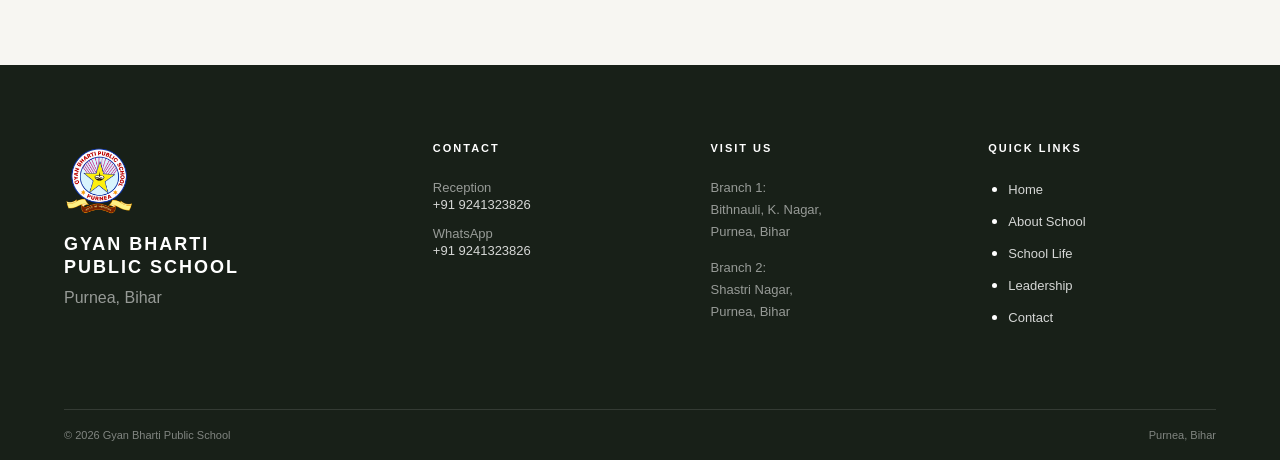
<file: About_School/about_school.html>
<!DOCTYPE html>
<html lang="en">
<head>
<meta charset="UTF-8">
<meta name="viewport" content="width=device-width, initial-scale=1.0">
<meta name="description" content="About Gyan Bharti Public School, Purnea - our learning philosophy, curriculum and educational approach.">
<title>About School | Gyan Bharti Public School</title>
<link rel="stylesheet" href="about_school.css">
</head>
<body>

<header class="site-header">
  <div class="nav-container">
    <a href="../Home/index.html" class="brand">
      <img src="../Assets/Images/School_Logo.png" alt="Gyan Bharti Public School Logo">
      <div class="brand-text">
        <span class="brand-name">GYAN BHARTI</span>
        <span class="brand-subtitle">PUBLIC SCHOOL</span>
      </div>
    </a>

    <nav class="desktop-nav">
      <div class="nav-item active"><a href="about_school.html">About School</a></div>
      <div class="nav-item"><a href="../Home/index.html#school-life">School Life</a></div>
      <div class="nav-item"><a href="../Home/index.html#leadership">Leadership</a></div>
      <div class="nav-item"><a href="../Home/index.html#gallery">Gallery</a></div>
      <div class="nav-item"><a href="../Home/index.html#contact">Contact</a></div>
    </nav>

    <div class="header-actions">
      <a href="#" class="fee-button">Pay Fee</a>
      <button class="menu-button" id="menuButton" type="button" aria-label="Open menu" aria-expanded="false" aria-controls="mobileNav">
        <span></span><span></span><span></span>
      </button>
    </div>
  </div>

  <nav class="mobile-nav" id="mobileNav">
    <a href="about_school.html">About School</a>
    <a href="../Home/index.html#school-life">School Life</a>
    <a href="../Home/index.html#leadership">Leadership</a>
    <a href="../Home/index.html#gallery">Gallery</a>
    <a href="../Home/index.html#contact">Contact</a>
    <a href="#" class="mobile-fee">Pay Fee Online</a>
  </nav>
</header>

<main>
  <section class="about-hero">
    <div class="about-hero-content">
      <p class="eyebrow">GYAN BHARTI PUBLIC SCHOOL</p>
      <h1>About our<br><em>school.</em></h1>
      <p class="hero-description">A place where knowledge, character and independent thinking grow together.</p>
    </div>
    <div class="hero-number">01</div>
  </section>

  <section class="about-intro section">
    <div class="section-label">ABOUT SCHOOL</div>
    <div class="about-grid">
      <div class="section-heading">
        <h2>Education with a <em>purpose.</em></h2>
        <span class="vertical-line"></span>
      </div>
      <div class="about-copy">
        <p>Created with a vision to provide quality education to all children of the society at an affordable cost. <strong>GYAN BHARTI PUBLIC SCHOOL</strong> have carved out a niche for itself and stand as a premier institution of learning today.</p>
        <p>The Bithnauli campus is spread over an estate of 5 acre in a pollution free, calm and lush green atmosphere conducive to learning and free thinking. The school doesnot focus on one element in isolation, rather a whole child approach to education is taken.</p>
        <p>The school provides appropriate facilities, managed classroom and a clear, fair disciplinary policy. The school provides education where the focus is on formation of character, increasing the strength of mind, broadening the intellect and making learners capable to stand on one's own foot.</p>
        <p>The school is a true educational english medium and it also provides hostel facility.</p>
      </div>
    </div>
  </section>

  <section class="highlights">
    <div class="highlight-grid">
      <div class="highlight-card"><span>01</span><h3>5 Acre</h3><p>Bithnauli campus in a calm, pollution-free and lush green setting.</p></div>
      <div class="highlight-card"><span>02</span><h3>Whole Child</h3><p>An approach focused on academic, personal and character development.</p></div>
      <div class="highlight-card"><span>03</span><h3>English Medium</h3><p>A learning environment designed to build knowledge and confidence.</p></div>
      <div class="highlight-card"><span>04</span><h3>Hostel Facility</h3><p>Residential support for students as part of the school's facilities.</p></div>
    </div>
  </section>

  <section class="philosophy section">
    <div class="section-label">OUR APPROACH</div>
    <div class="philosophy-grid">
      <div class="philosophy-title">
        <span class="large-number">02</span>
        <h2>Learning<br><em>Philosophy.</em></h2>
      </div>
      <div class="philosophy-copy">
        <p>Learning experiences created for learners in school, help to build knowledge, skills and attitudes. The classroom helps the learners to analyze and evaluate their experiences, learn to doubt, to question, to investigate and to think independently. The environment of the school transforms them.</p>
        <p>Students learn best when they actively participate in the lesson or that they feel valued when teachers encourage them to share their knowledge with their peers.</p>
      </div>
    </div>
  </section>

  <section class="curriculum section">
    <div class="section-label">LEARNING &amp; CURRICULUM</div>
    <div class="curriculum-grid">
      <div class="curriculum-title">
        <span class="large-number">03</span>
        <h2>The<br><em>Curriculum.</em></h2>
      </div>
      <div class="curriculum-copy">
        <p>We provide education with an objective to empower students to make decision to find creative solutions and plan effective action strategies. The curriculum is designed in such a way that a child is in touch with the everchanging world trends right from the junior level to the senior level.</p>
        <p>We constantly review, evaluate and reshape the classroom and teaching strategy to create the most appropriate education that the child deserves. The study programme for all learning level incorporates the needs and the abilities of the child with the most appropriate teaching methodology.</p>
      </div>
    </div>
  </section>

  <section class="about-cta">
    <div>
      <span class="section-label">DISCOVER GYAN BHARTI</span>
      <h2>A place to learn,<br>explore and <em>grow.</em></h2>
    </div>
    <a href="../Home/index.html" class="cta-button">Explore Our School <span>→</span></a>
  </section>
</main>

<footer class="site-footer" id="contact">
  <div class="footer-main">
    <div class="footer-brand">
      <img src="../Assets/Images/School_Logo.png" alt="Gyan Bharti Public School Logo">
      <h3>GYAN BHARTI<br>PUBLIC SCHOOL</h3>
      <p>Purnea, Bihar</p>
    </div>
    <div class="footer-column">
      <h4>Contact</h4>
      <p>Reception</p><a href="tel:+919241323826">+91 9241323826</a>
      <p>WhatsApp</p><a href="tel:+919241323826">+91 9241323826</a>
    </div>
    <div class="footer-column">
      <h4>Visit Us</h4>
      <p>Branch 1:<br>Bithnauli, K. Nagar,<br>Purnea, Bihar</p>
      <p>Branch 2:<br>Shastri Nagar,<br>Purnea, Bihar</p>
    </div>
    <div class="footer-column">
      <h4>Quick Links</h4>
      <ul>
        <li><a href="../Home/index.html">Home</a></li>
        <li><a href="aboutschool.html">About School</a></li>
        <li><a href="../Home/index.html#school-life">School Life</a></li>
        <li><a href="../Home/index.html#leadership">Leadership</a></li>
        <li><a href="../Home/index.html#contact">Contact</a></li>
      </ul>
    </div>
  </div>
  <div class="footer-bottom"><span>© 2026 Gyan Bharti Public School</span><span>Purnea, Bihar</span></div>
</footer>

<script src="about_school.js"></script>
</body>
</html>
</file>
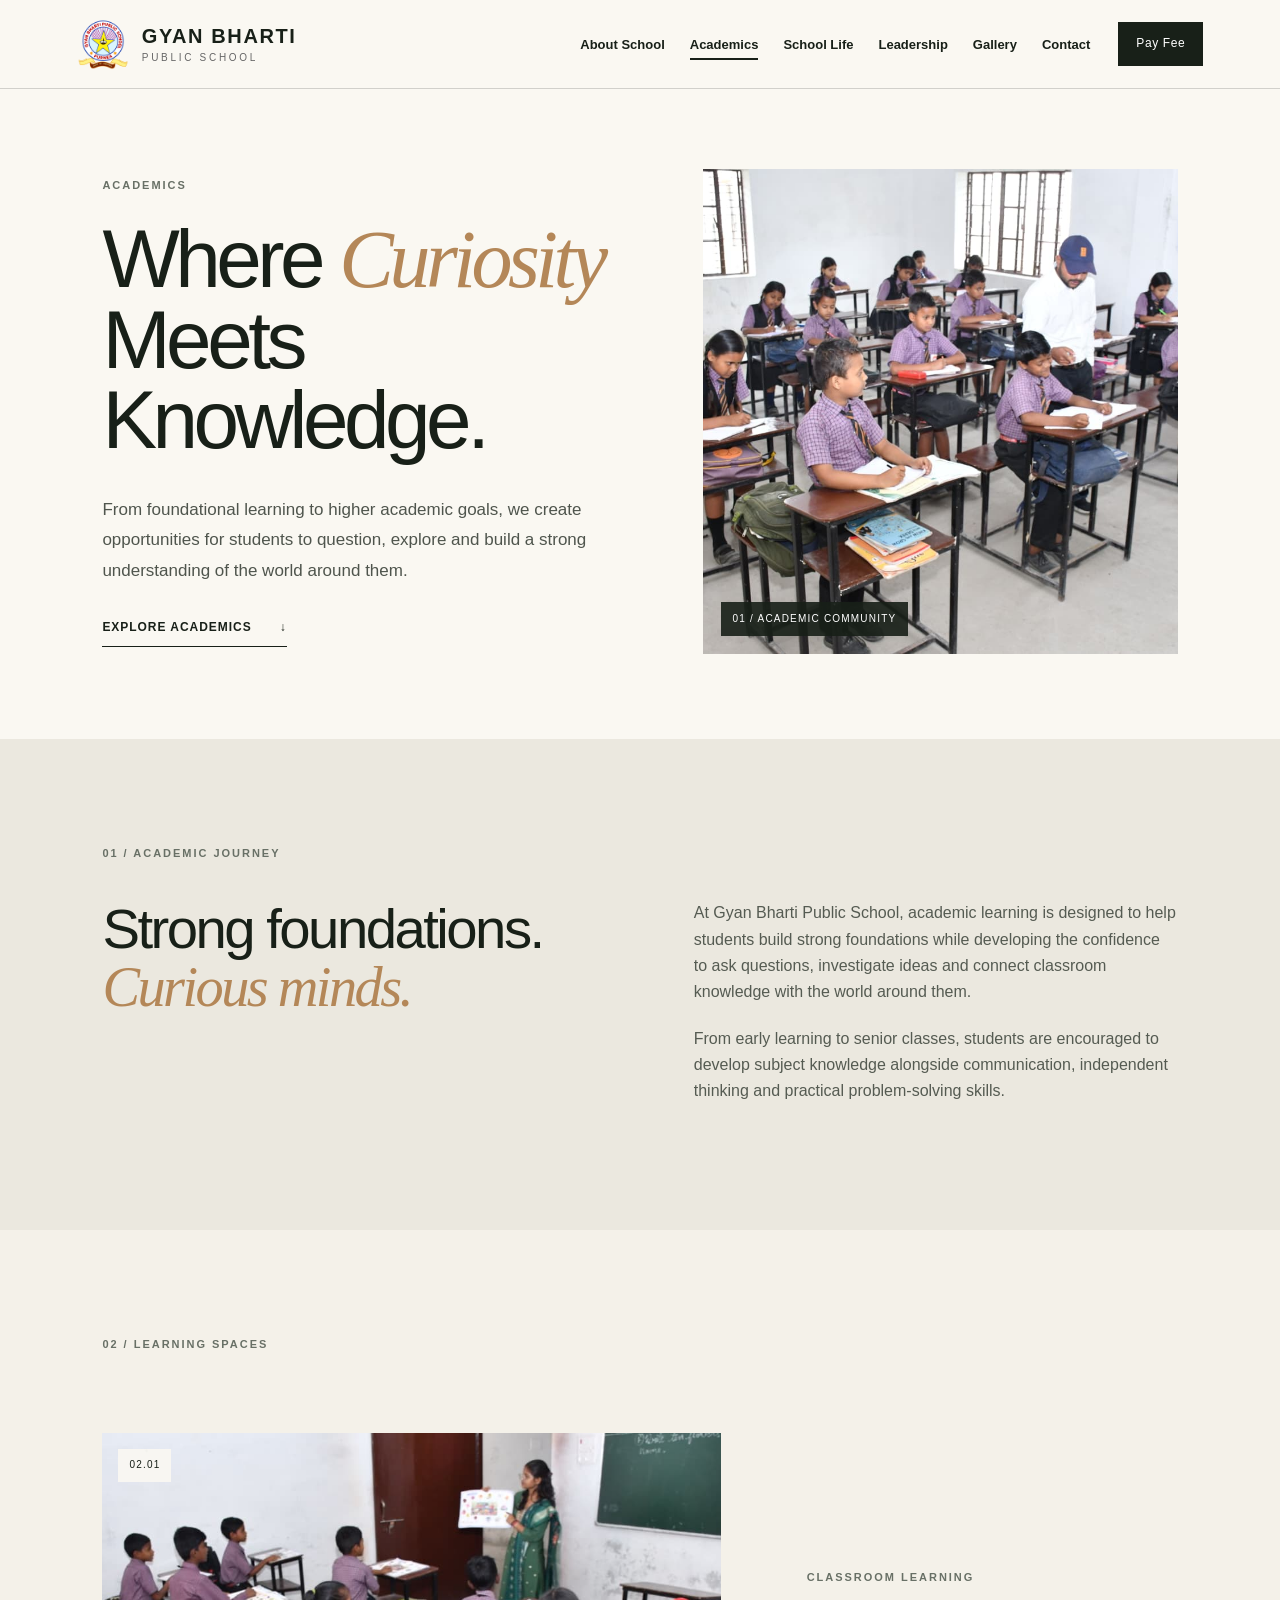
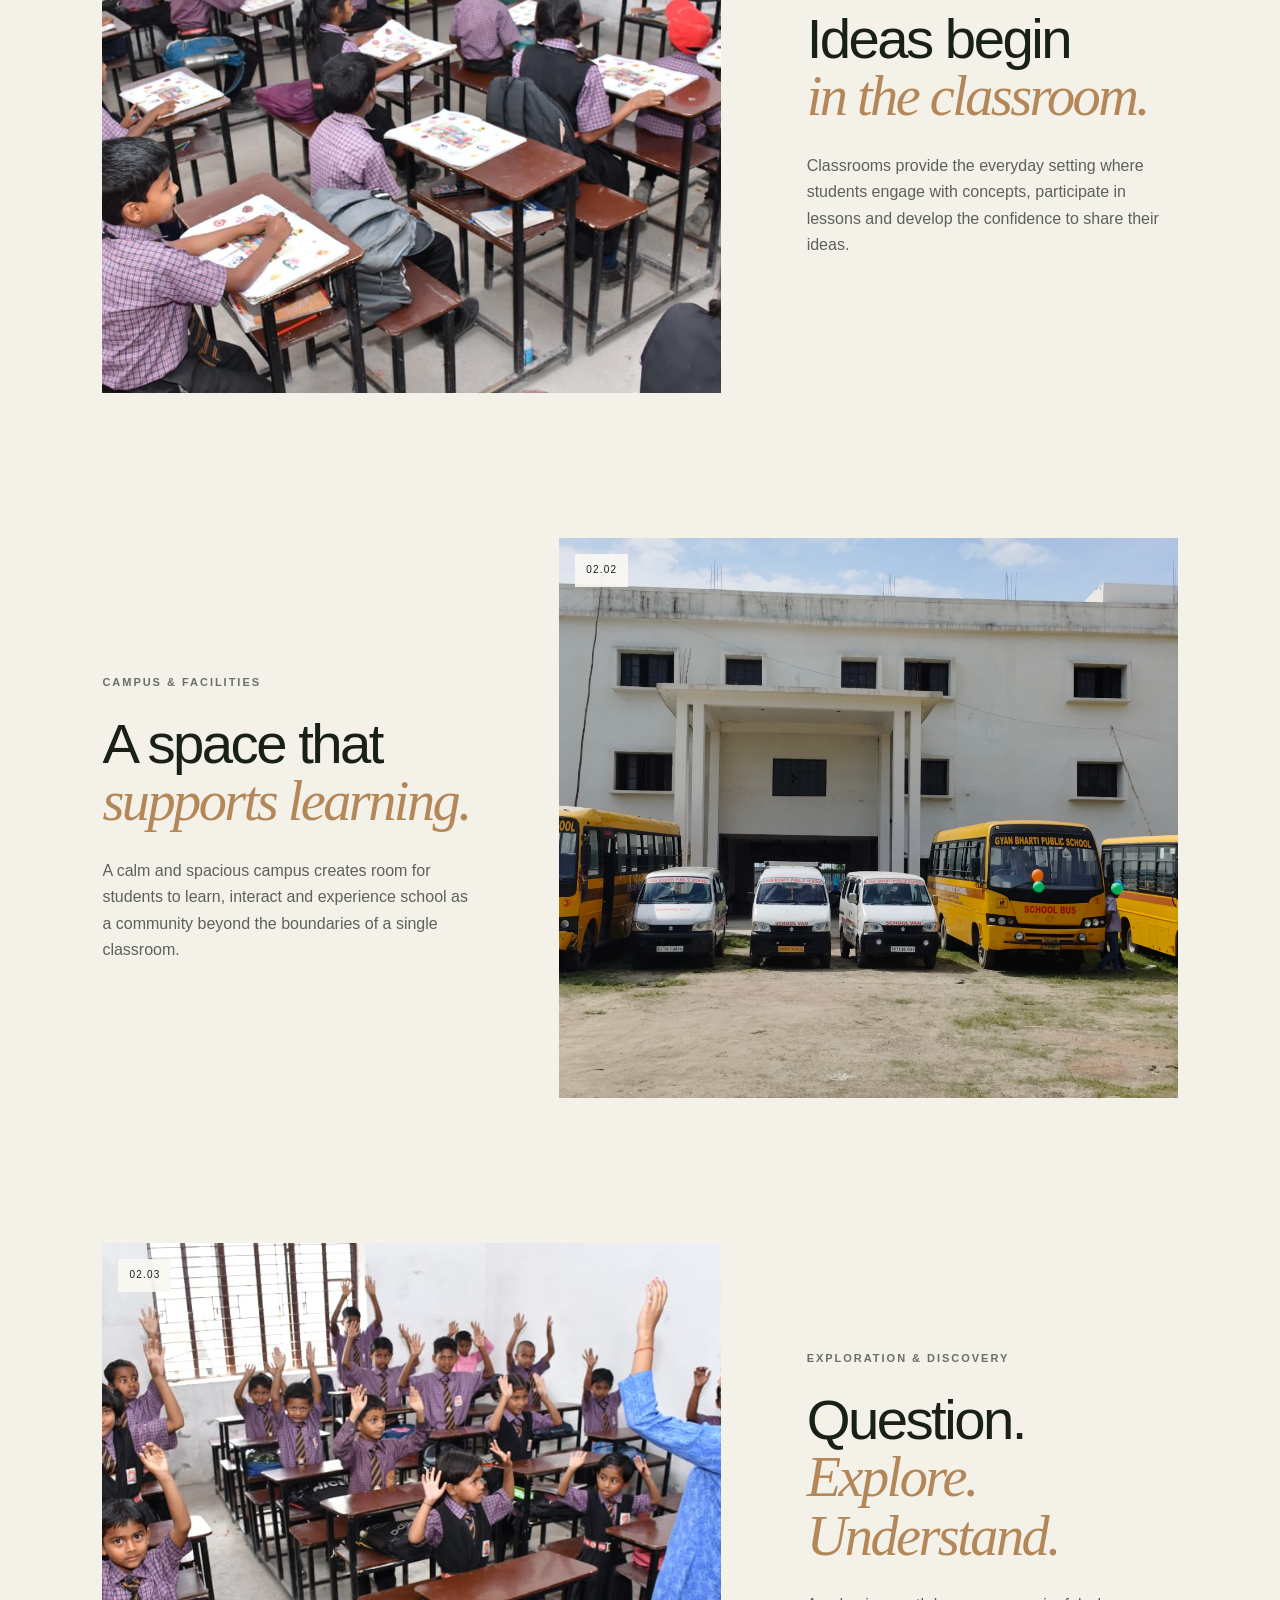
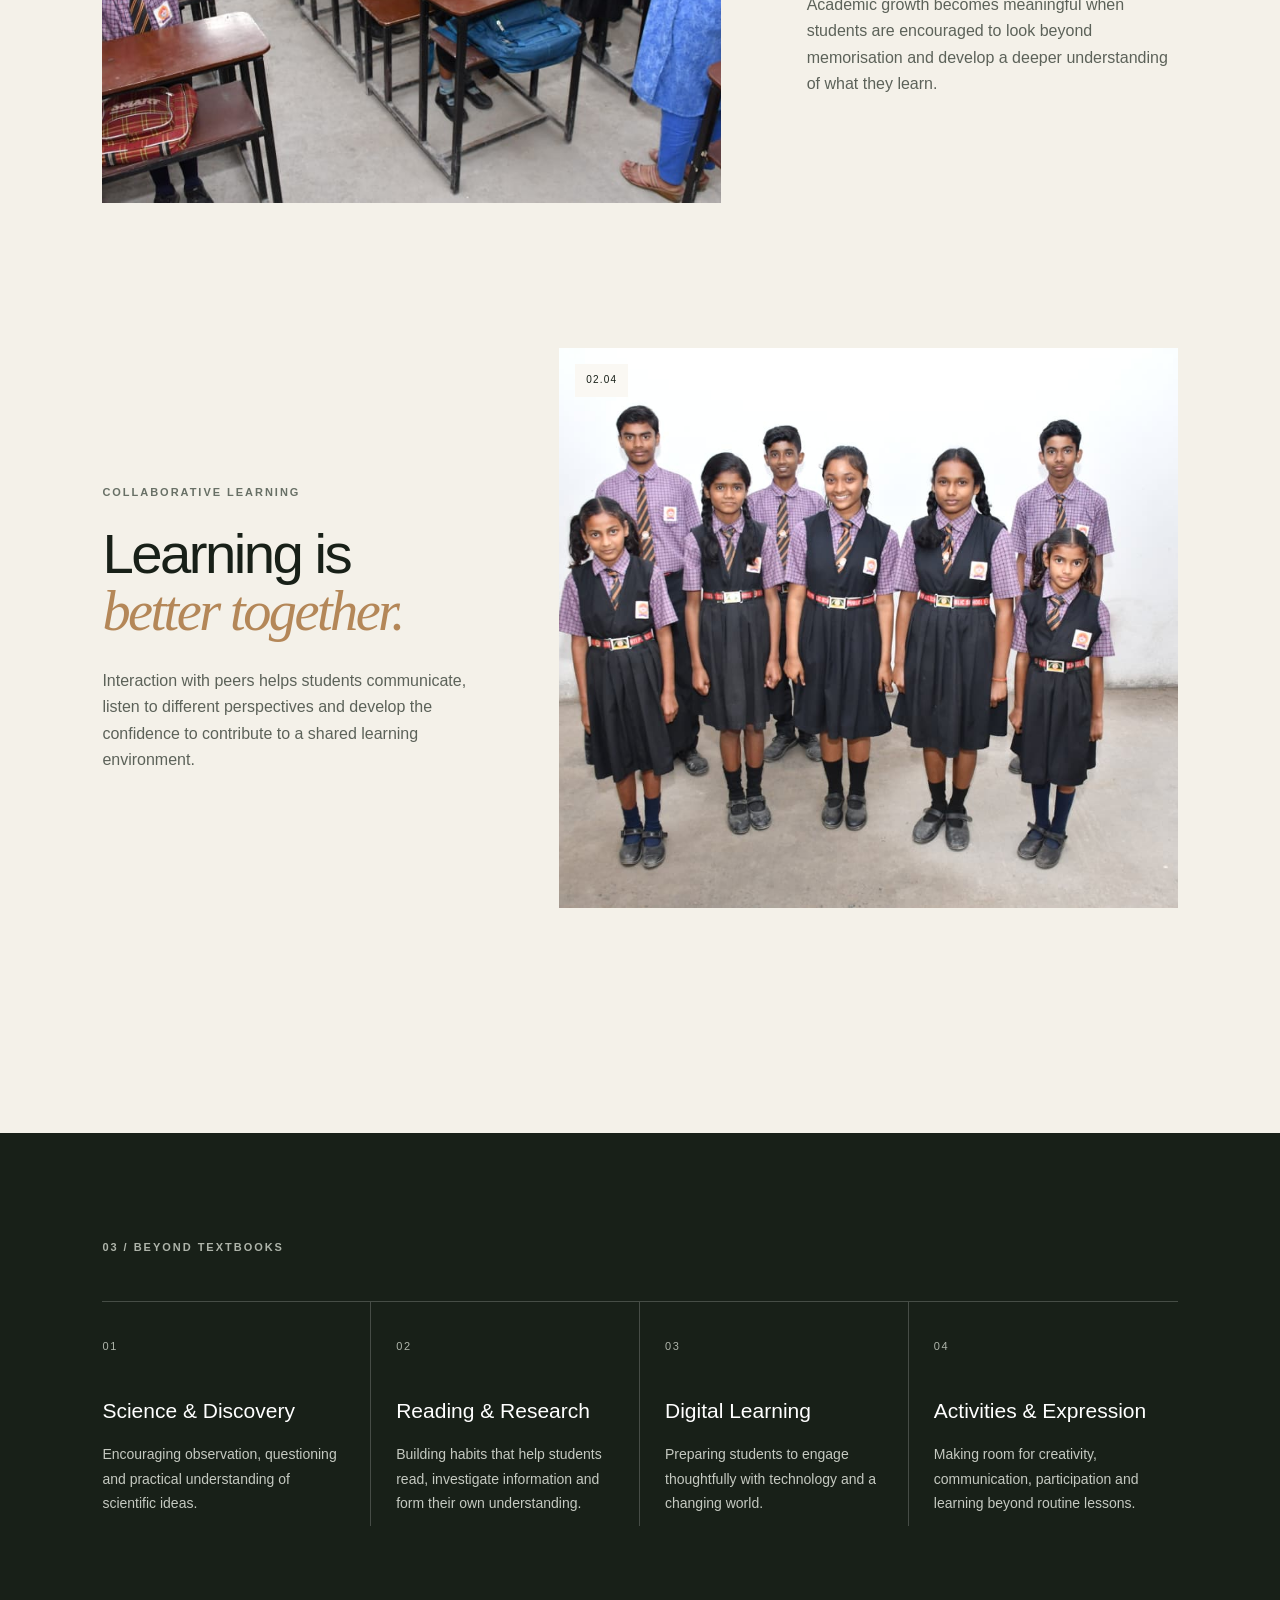
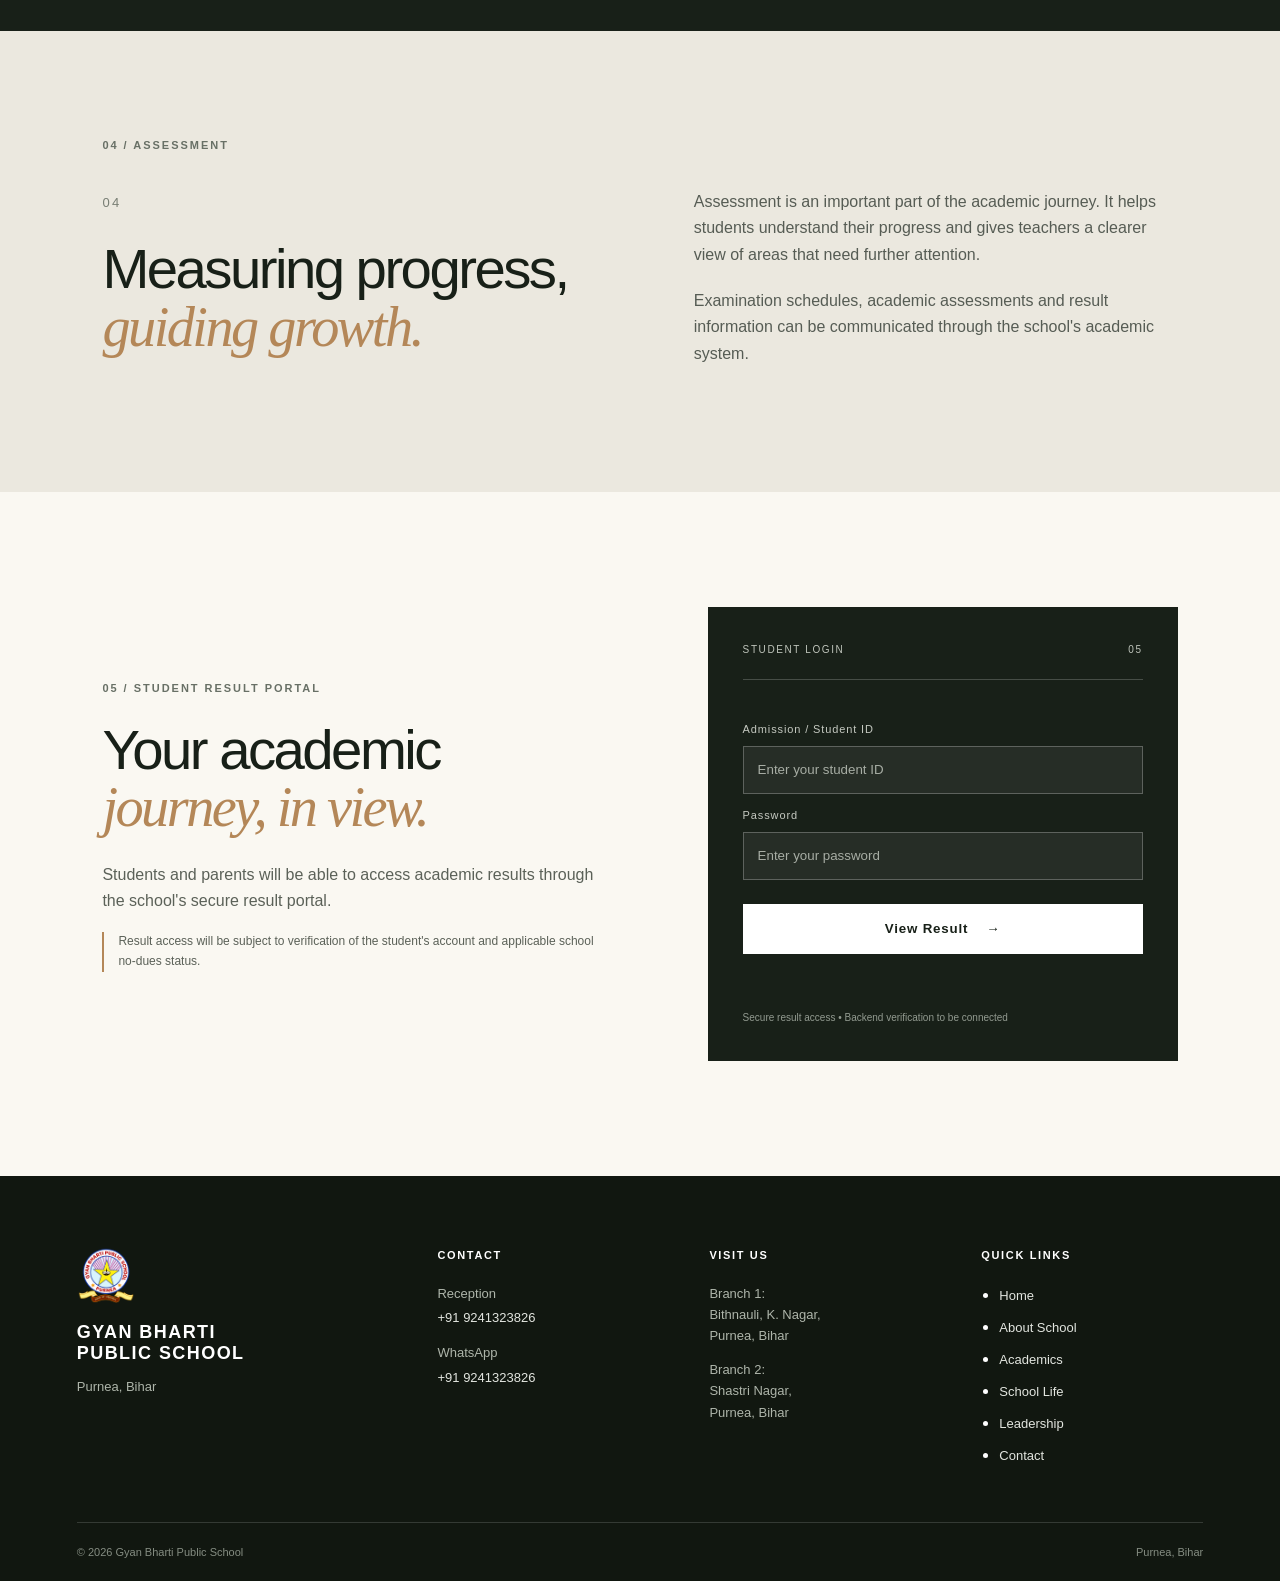
<file: Academics/academics.html>
<!DOCTYPE html>
<!DOCTYPE html>
<html lang="en">
<head>
    <meta charset="utf-8" />
    <meta content="width=device-width, initial-scale=1.0" name="viewport" />
    <meta
        content="Academics at Gyan Bharti Public School, Purnea &mdash; curriculum, learning, facilities, assessment and student results."
        name="description" />
    <title>
        Academics | Gyan Bharti Public School
    </title>
    <link href="academics.css" rel="stylesheet" />
</head>

<body>
    <header class="site-header">
        <div class="nav-container">
            <a class="brand" href="index.html">
                <img src="../Assets/Images/School_Logo.png" alt="Gyan Bharti Public School Logo"/>
                <div class="brand-text">
                    <span class="brand-name">GYAN BHARTI</span>
                    <span class="brand-subtitle">PUBLIC SCHOOL</span>
                </div>
            </a>
            <nav class="desktop-nav">
                <div class="nav-item">
                    <a href="../About_School/about_school.html">About School</a>
                </div>
                <div class="nav-item active">
                    <a href="academics.html">Academics</a>
                </div>
                <div class="nav-item">
                    <a href="../Home/index.html#school-life">School Life</a>
                </div>
                <div class="nav-item">
                    <a href="../Home/index.html#leadership">Leadership</a>
                </div>
                <div class="nav-item">
                    <a href="../Home/index.html#gallery">Gallery</a>
                </div>
                <div class="nav-item">
                    <a href="../Home/index.html#contact">Contact</a>
                </div>
            </nav>
            <div class="header-actions">
                <a class="fee-button" href="#">Pay Fee</a>
                <button aria-controls="mobileNav" aria-expanded="false" aria-label="Open menu" class="menu-button"
                    id="menuButton" type="button">
                    <span></span>
                    <span></span>
                    <span></span>
                </button>
            </div>
        </div>
        <nav class="mobile-nav" id="mobileNav">
            <a href="about school.html">About School</a>
            <a href="academics.html">Academics</a>
            <a href="../Home/index.html#school-life">School Life</a>
            <a href="../Home/index.html#leadership">Leadership</a>
            <a href="../Home/index.html#gallery">Gallery</a>
            <a href="../Home/index.html#contact">Contact</a>
            <a class="mobile-fee" href="#">Pay Fee Online</a>
        </nav>
    </header>
    <main>
        <section class="academic-hero">
            <div class="hero-content">
                <p class="eyebrow">
                    ACADEMICS
                </p>
                <h1>
                    Where
                    <em>
                        Curiosity
                    </em>
                    <br />
                    Meets Knowledge.
                </h1>
                <p class="hero-description">
                    From foundational learning to higher academic goals, we create opportunities for students to
                    question, explore and build a strong understanding of the world around them.
                </p>
                <a class="hero-link" href="#academic-journey">
                    Explore academics
                    <span>&darr;</span>
                </a>
            </div>
            <div class="hero-image">
                <img alt="Students learning in a Gyan Bharti classroom" src="../Assets/Images/Classroom.jpeg" />
                <span class="hero-image-label">01 / ACADEMIC COMMUNITY</span>
            </div>
        </section>
        <section class="intro section" id="academic-journey">
            <div class="section-label">
                01 / ACADEMIC JOURNEY
            </div>
            <div class="intro-grid">
                <h2>
                    Strong foundations.
                    <br />
                    <em>
                        Curious minds.
                    </em>
                </h2>
                <div class="intro-copy">
                    <p>
                        At Gyan Bharti Public School, academic learning is designed to help students build strong
                        foundations while developing the confidence to ask questions, investigate ideas and connect
                        classroom knowledge with the world around them.
                    </p>
                    <p>
                        From early learning to senior classes, students are encouraged to develop subject knowledge
                        alongside communication, independent thinking and practical problem-solving skills.
                    </p>
                </div>
            </div>
        </section>
        <section class="visual-story section">
            <div class="section-label">
                02 / LEARNING SPACES
            </div>
            <article class="story-row">
                <div class="story-image">
                    <img src="../Assets/Images/classroom2.jpeg" alt="Classroom learning at Gyan Bharti"/>
                    <span>02.01</span>
                </div>
                <div class="story-copy">
                    <p class="story-kicker">
                        CLASSROOM LEARNING
                    </p>
                    <h2>
                        Ideas begin
                        <br />
                        <em>
                            in the classroom.
                        </em>
                    </h2>
                    <p>
                        Classrooms provide the everyday setting where students engage with concepts, participate in
                        lessons and develop the confidence to share their ideas.
                    </p>
                </div>
            </article>
            <article class="story-row reverse">
                <div class="story-image">
                    <img src="../Assets/Images/School infra.jpg" alt="Gyan Bharti school campus and infrastructure"/>
                    <span>02.02</span>
                </div>
                <div class="story-copy">
                    <p class="story-kicker">
                        CAMPUS &amp; FACILITIES
                    </p>
                    <h2>
                        A space that
                        <br />
                        <em>
                            supports learning.
                        </em>
                    </h2>
                    <p>
                        A calm and spacious campus creates room for students to learn, interact and experience school as
                        a community beyond the boundaries of a single classroom.
                    </p>
                </div>
            </article>
            <article class="story-row">
                <div class="story-image">
                    <img src="../Assets/Images/classroom3.jpeg" alt="Students in a Gyan Bharti classroom"/>
                    <span>02.03</span>
                </div>
                <div class="story-copy">
                    <p class="story-kicker">
                        EXPLORATION &amp; DISCOVERY
                    </p>
                    <h2>
                        Question.
                        <br />
                        <em>
                            Explore. Understand.
                        </em>
                    </h2>
                    <p>
                        Academic growth becomes meaningful when students are encouraged to look beyond memorisation and
                        develop a deeper understanding of what they learn.
                    </p>
                </div>
            </article>
            <article class="story-row reverse">
                <div class="story-image">
                    <img src="../Assets/Images/students'gp.jpeg" alt="Gyan Bharti students learning together"/>
                    <span>02.04</span>
                </div>
                <div class="story-copy">
                    <p class="story-kicker">
                        COLLABORATIVE LEARNING
                    </p>
                    <h2>
                        Learning is
                        <br />
                        <em>
                            better together.
                        </em>
                    </h2>
                    <p>
                        Interaction with peers helps students communicate, listen to different perspectives and develop
                        the confidence to contribute to a shared learning environment.
                    </p>
                </div>
            </article>
        </section>
        <section class="academic-pillars section">
            <div class="section-label">
                03 / BEYOND TEXTBOOKS
            </div>
            <div class="pillar-grid">
                <article>
                    <span>01</span>
                    <h3>
                        Science &amp; Discovery
                    </h3>
                    <p>
                        Encouraging observation, questioning and practical understanding of scientific ideas.
                    </p>
                </article>
                <article>
                    <span>02</span>
                    <h3>
                        Reading &amp; Research
                    </h3>
                    <p>
                        Building habits that help students read, investigate information and form their own
                        understanding.
                    </p>
                </article>
                <article>
                    <span>03</span>
                    <h3>
                        Digital Learning
                    </h3>
                    <p>
                        Preparing students to engage thoughtfully with technology and a changing world.
                    </p>
                </article>
                <article>
                    <span>04</span>
                    <h3>
                        Activities &amp; Expression
                    </h3>
                    <p>
                        Making room for creativity, communication, participation and learning beyond routine lessons.
                    </p>
                </article>
            </div>
        </section>
        <section class="assessment section">
            <div class="section-label">
                04 / ASSESSMENT
            </div>
            <div class="assessment-grid">
                <div>
                    <span class="large-number">04</span>
                    <h2>
                        Measuring progress,
                        <br />
                        <em>
                            guiding growth.
                        </em>
                    </h2>
                </div>
                <div>
                    <p>
                        Assessment is an important part of the academic journey. It helps students understand their
                        progress and gives teachers a clearer view of areas that need further attention.
                    </p>
                    <p>
                        Examination schedules, academic assessments and result information can be communicated through
                        the school's academic system.
                    </p>
                </div>
            </div>
        </section>
        <section class="result-section" id="results">
            <div class="result-inner">
                <div class="result-copy">
                    <p class="section-label">
                        05 / STUDENT RESULT PORTAL
                    </p>
                    <h2>
                        Your academic
                        <br />
                        <em>
                            journey, in view.
                        </em>
                    </h2>
                    <p>
                        Students and parents will be able to access academic results through the school's secure result
                        portal.
                    </p>
                    <p class="result-note">
                        Result access will be subject to verification of the student's account and applicable school
                        no-dues status.
                    </p>
                </div>
                <div class="result-card">
                    <div class="result-card-top">
                        <span>STUDENT LOGIN</span>
                        <span>05</span>
                    </div>
                    <form id="resultForm">
                        <label for="studentId">Admission / Student ID</label>
                        <input autocomplete="off" id="studentId" placeholder="Enter your student ID" type="text" />
                        <label for="studentPassword">Password</label>
                        <input id="studentPassword" placeholder="Enter your password" type="password" />
                        <button type="submit">
                            View Result<span>&rarr;</span>
                        </button>
                        <p aria-live="polite" class="result-message" id="resultMessage"></p>
                    </form>
                    <p class="portal-status">
                        Secure result access &bull; Backend verification to be connected
                    </p>
                </div>
            </div>
        </section>
    </main>
    <footer class="site-footer" id="contact">
        <div class="footer-main">
            <div class="footer-brand">
                <img alt="Gyan Bharti Public School Logo" src="../Assets/Images/School_Logo.png" />
                <h3>
                    GYAN BHARTI
                    <br />
                    PUBLIC SCHOOL
                </h3>
                <p>Purnea, Bihar</p>
            </div>
            <div class="footer-column">
                <h4>Contact</h4>
                <p>Reception</p>
                <a a href="https://wa.me/919241323826" target="_blank" rel="noopener">+91 9241323826</a>
                <p>WhatsApp</p>
                <a href="https://wa.me/919241323826" target="_blank" rel="noopener">+91 9241323826</a>
            </div>
            <div class="footer-column">
                <h4>Visit Us</h4>
                <p>
                    Branch 1:
                    <br />
                    Bithnauli, K. Nagar,
                    <br />
                    Purnea, Bihar
                </p>
                <p>
                    Branch 2:
                    <br />
                    Shastri Nagar,
                    <br />
                    Purnea, Bihar
                </p>
            </div>
            <div class="footer-column">
                <h4>Quick Links</h4>
                <ul>
                    <li><a href="../Home/index.html">Home</a></li>
                    <li><a href="../About_School/about_school.html#about-school">About School</a></li>
                    <li><a href="../Academics/academics.html">Academics</a></li>
                    <li><a href="../Home/index.html#">School Life</a></li>
                    <li><a href="../Home/index.html#leadership">Leadership</a></li>
                    <li><a href="../Home/index.html#contact">Contact</a></li>
                </ul>
            </div>
        </div>
        <div class="footer-bottom">
            <span>&copy; 2026 Gyan Bharti Public School</span>
            <span>Purnea, Bihar</span>
        </div>
    </footer>
    <script src="academics.js"></script>
</body>

</html>
</file>
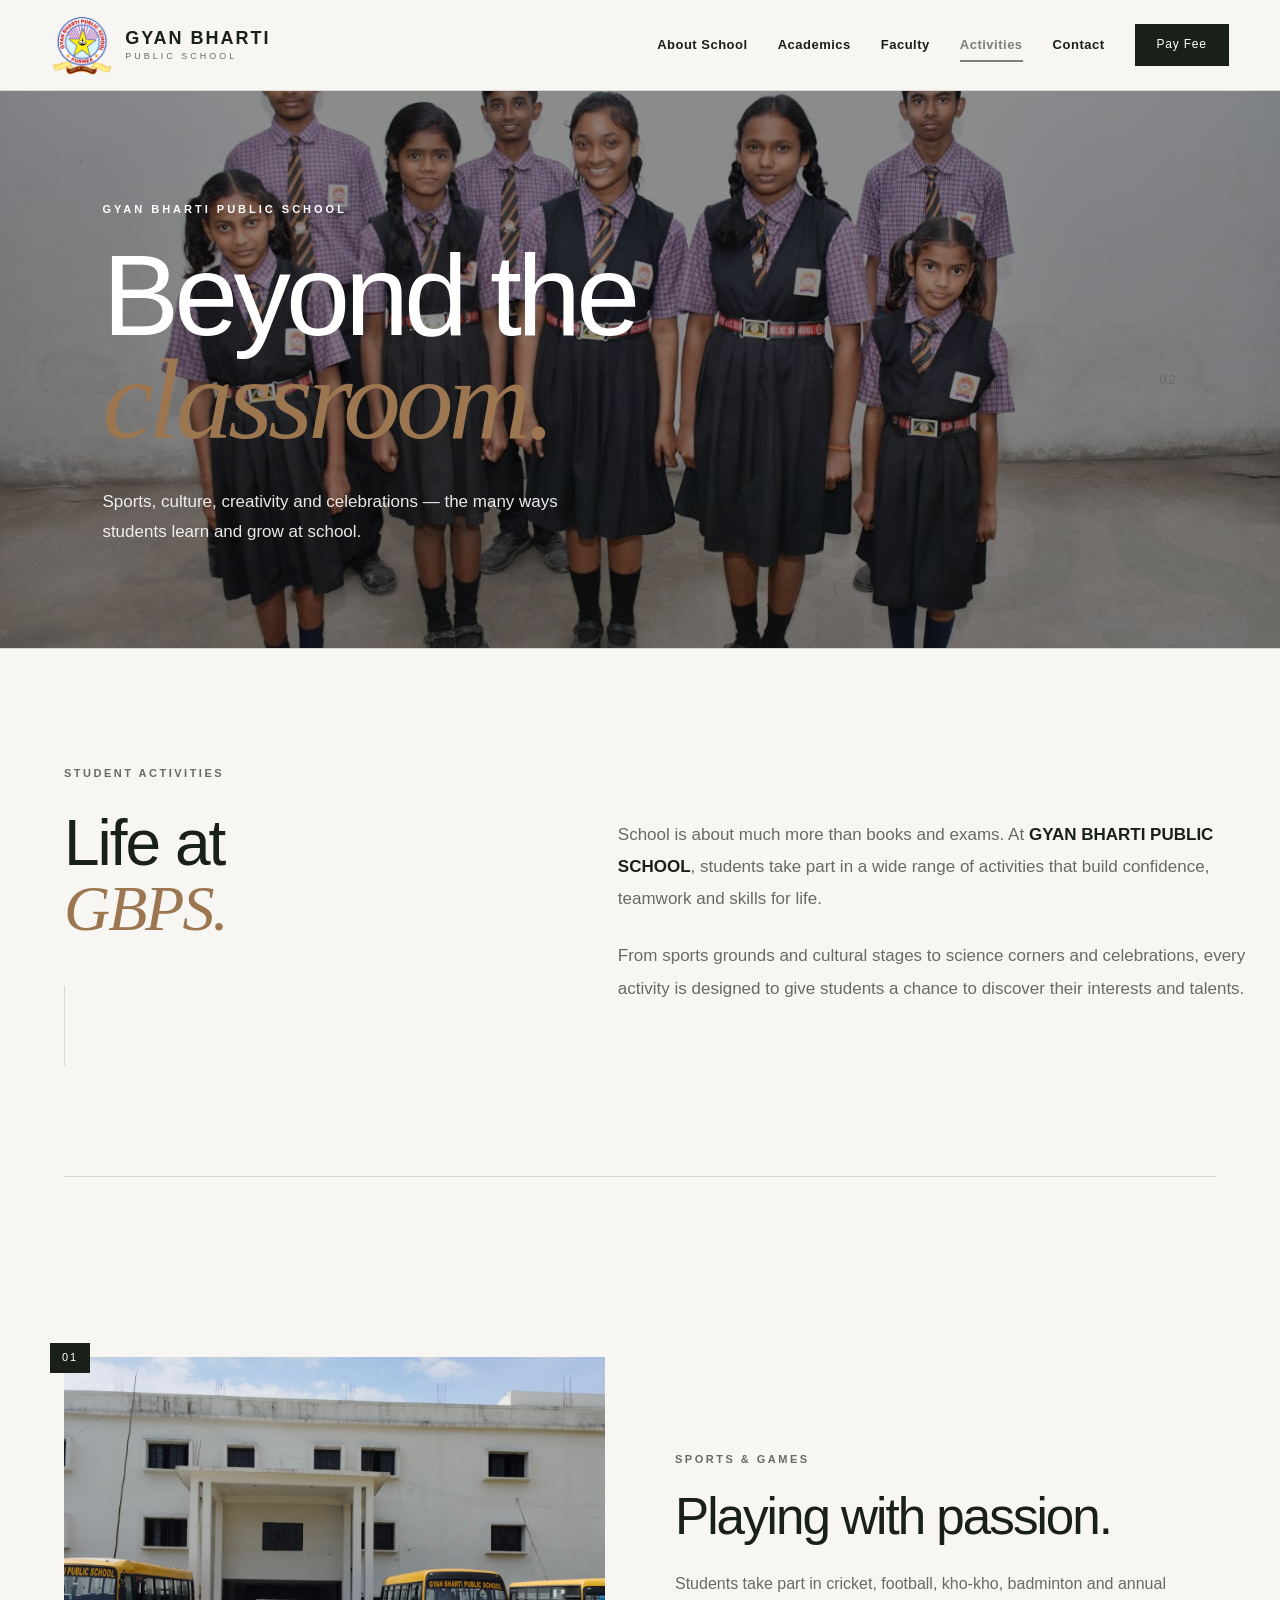
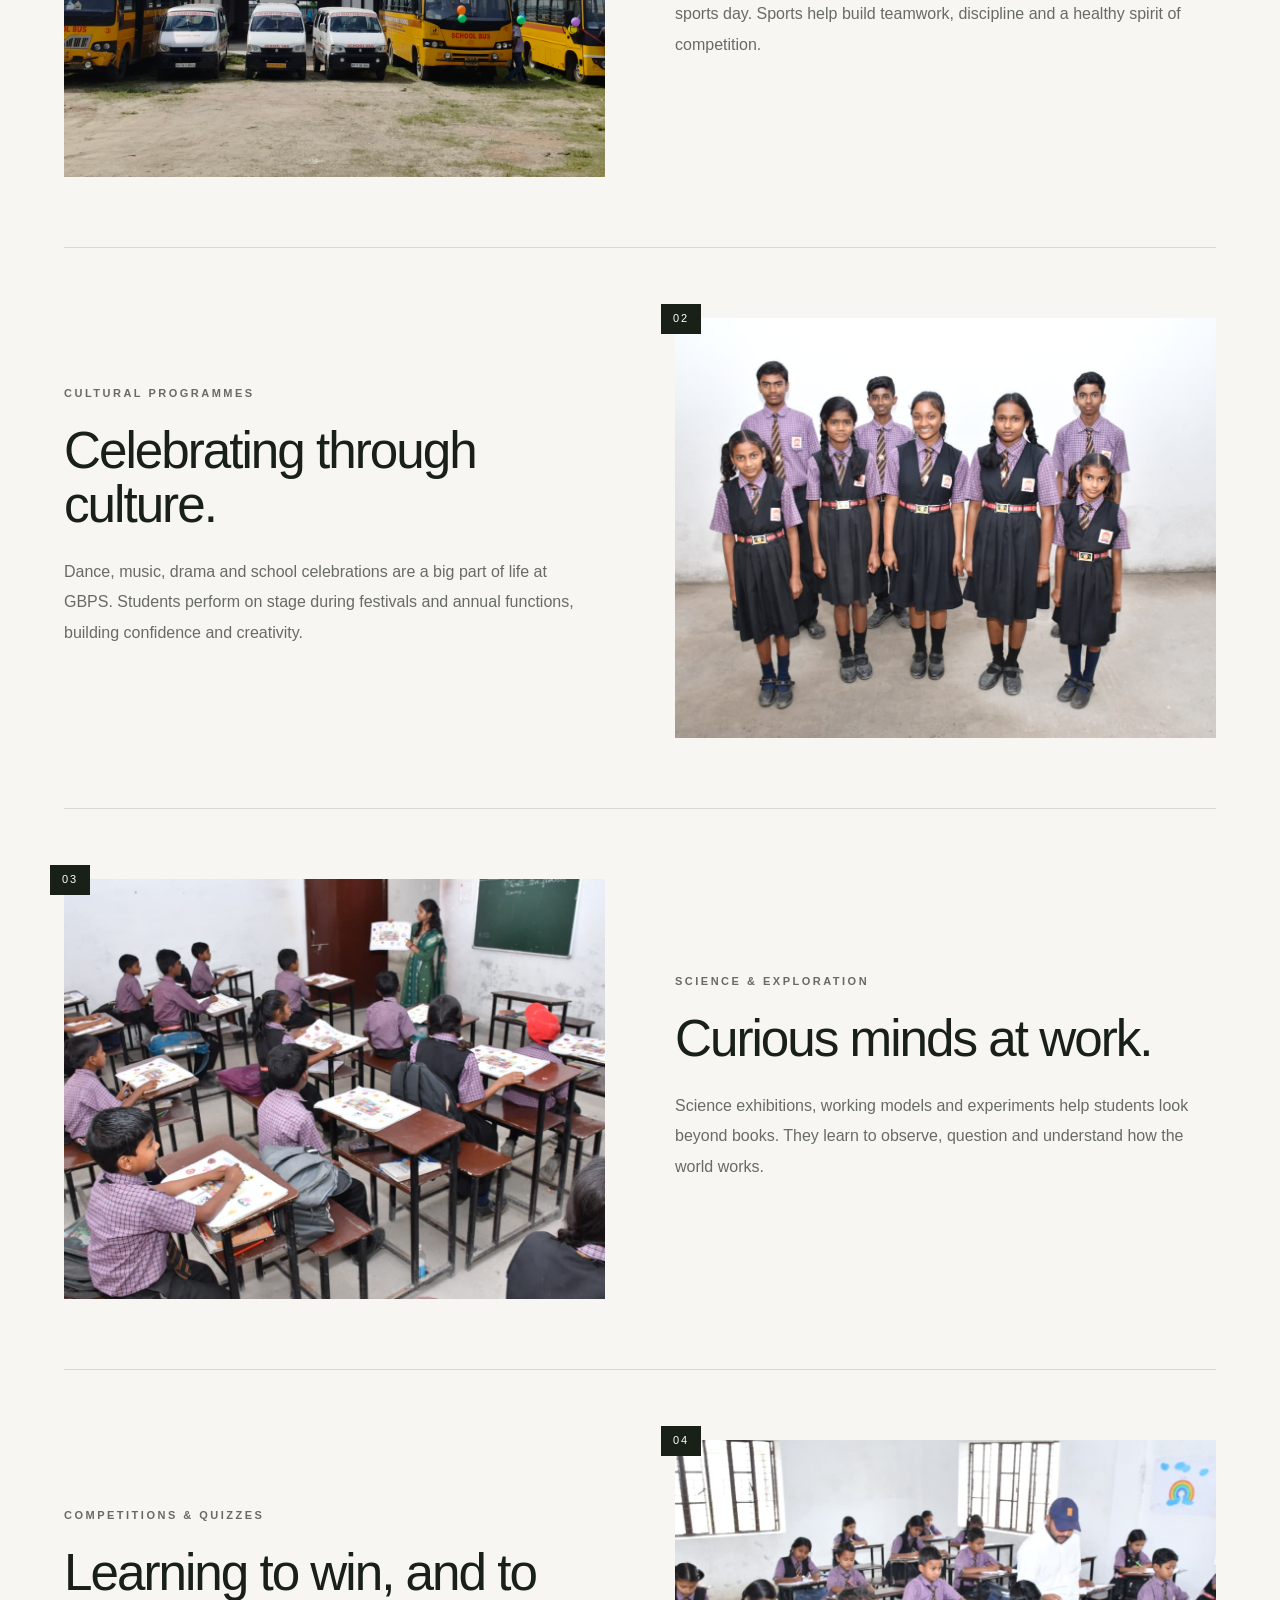
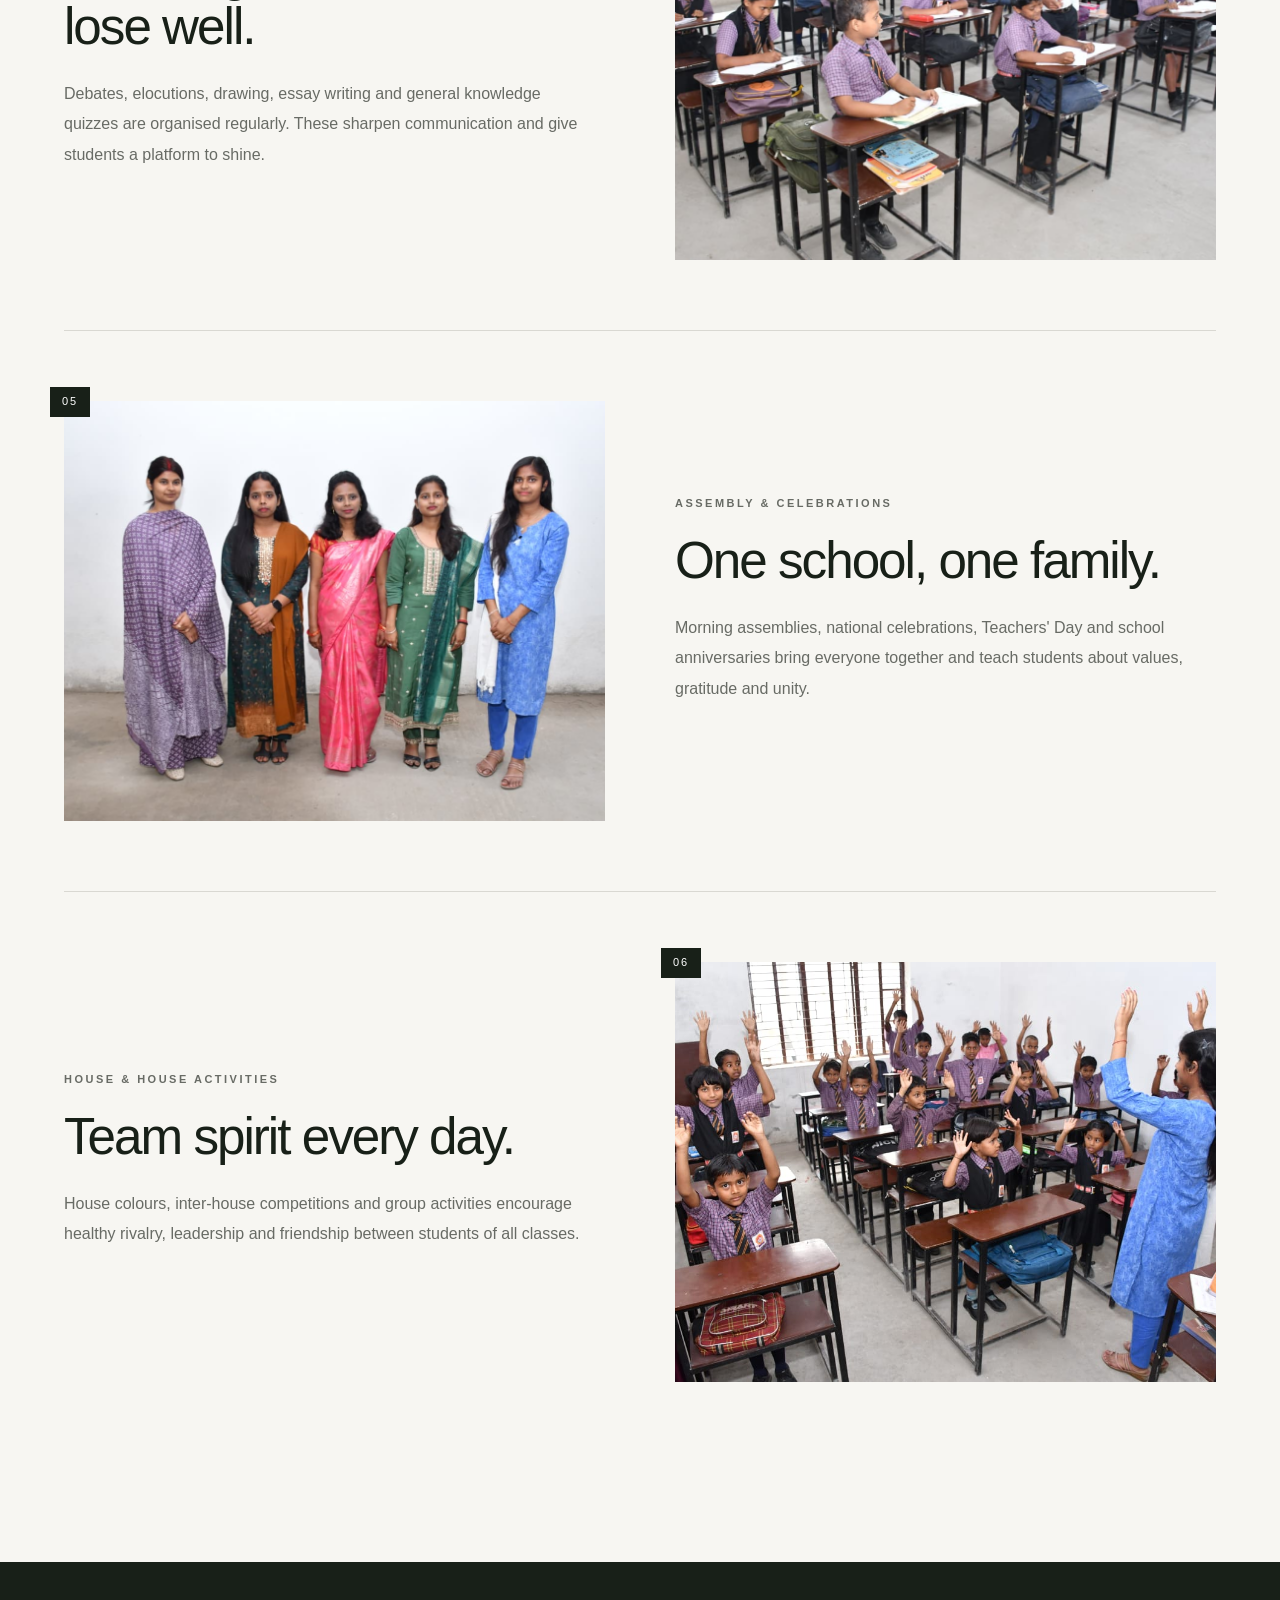
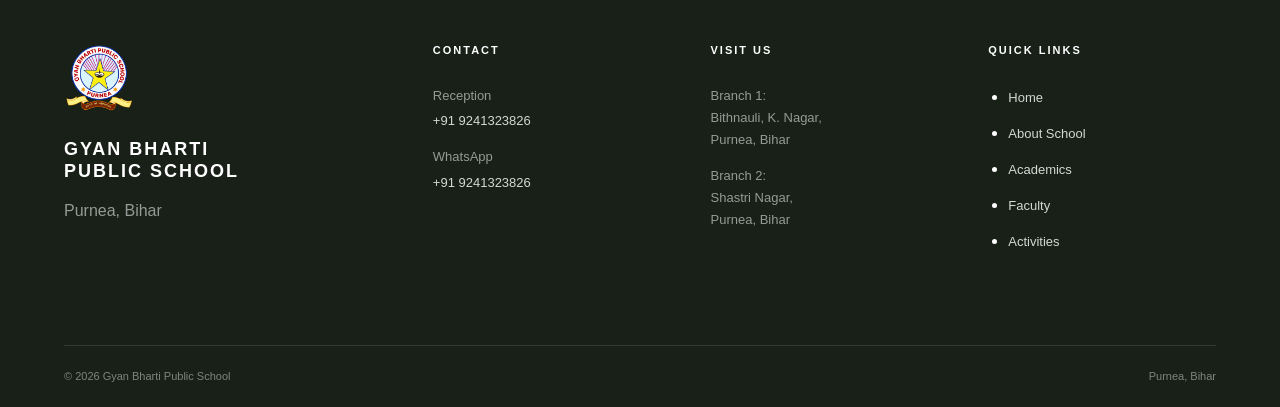
<file: Activities/activities.html>
<!DOCTYPE html>
<html lang="en">
<head>
<meta charset="UTF-8">
<meta name="viewport" content="width=device-width, initial-scale=1.0">
<meta name="description" content="Student activities at Gyan Bharti Public School, Purnea - sports, cultural events, science, clubs and celebrations.">
<title>Activities | Gyan Bharti Public School</title>
<link rel="stylesheet" href="activities.css">
</head>
<body>

<header class="site-header">
  <div class="nav-container">
    <a href="../Home/index.html" class="brand">
      <img src="../Assets/Images/School_Logo.png" alt="Gyan Bharti Public School Logo">
      <div class="brand-text">
        <span class="brand-name">GYAN BHARTI</span>
        <span class="brand-subtitle">PUBLIC SCHOOL</span>
      </div>
    </a>

    <nav class="desktop-nav">
      <div class="nav-item"><a href="../About_School/about_school.html">About School</a></div>
      <div class="nav-item"><a href="../Academics/academics.html">Academics</a></div>
      <div class="nav-item"><a href="../Faculty/faculty.html">Faculty</a></div>
      <div class="nav-item active"><a href="activities.html">Activities</a></div>
      <div class="nav-item"><a href="../Home/index.html#contact">Contact</a></div>
    </nav>

    <div class="header-actions">
      <a href="#" class="fee-button">Pay Fee</a>
      <button class="menu-button" id="menuButton" type="button" aria-label="Open menu" aria-expanded="false" aria-controls="mobileNav">
        <span></span><span></span><span></span>
      </button>
    </div>
  </div>

  <nav class="mobile-nav" id="mobileNav">
    <a href="../About_School/about_school.html">About School</a>
    <a href="../Academics/academics.html">Academics</a>
    <a href="../Faculty/faculty.html">Faculty</a>
    <a href="activities.html">Activities</a>
    <a href="../Home/index.html#contact">Contact</a>
    <a href="#" class="mobile-fee">Pay Fee Online</a>
  </nav>
</header>

<main>
  <section class="activities-hero">
    <div class="activities-hero-content">
      <p class="eyebrow">GYAN BHARTI PUBLIC SCHOOL</p>
      <h1>Beyond the<br><em>classroom.</em></h1>
      <p class="hero-description">Sports, culture, creativity and celebrations — the many ways students learn and grow at school.</p>
    </div>
    <div class="hero-number">02</div>
  </section>

  <section class="activities-intro section">
    <div class="section-label">STUDENT ACTIVITIES</div>
    <div class="intro-grid">
      <div class="section-heading">
        <h2>Life at<br><em>GBPS.</em></h2>
        <span class="vertical-line"></span>
      </div>
      <div class="intro-copy">
        <p>School is about much more than books and exams. At <strong>GYAN BHARTI PUBLIC SCHOOL</strong>, students take part in a wide range of activities that build confidence, teamwork and skills for life.</p>
        <p>From sports grounds and cultural stages to science corners and celebrations, every activity is designed to give students a chance to discover their interests and talents.</p>
      </div>
    </div>
  </section>

  <section class="activity-rows section" id="activityRows">
    <!-- Activity blocks are rendered here from activities.js (image and text alternate) -->
  </section>
</main>

<footer class="site-footer" id="contact">
  <div class="footer-main">
    <div class="footer-brand">
      <img src="../Assets/Images/School_Logo.png" alt="Gyan Bharti Public School Logo">
      <h3>GYAN BHARTI<br>PUBLIC SCHOOL</h3>
      <p>Purnea, Bihar</p>
    </div>
    <div class="footer-column">
      <h4>Contact</h4>
      <p>Reception</p><a href="tel:+919241323826">+91 9241323826</a>
      <p>WhatsApp</p><a href="https://wa.me/919241323826" target="_blank" rel="noopener">+91 9241323826</a>
    </div>
    <div class="footer-column">
      <h4>Visit Us</h4>
      <p>Branch 1:<br>Bithnauli, K. Nagar,<br>Purnea, Bihar</p>
      <p>Branch 2:<br>Shastri Nagar,<br>Purnea, Bihar</p>
    </div>
    <div class="footer-column">
      <h4>Quick Links</h4>
      <ul>
        <li><a href="../Home/index.html">Home</a></li>
        <li><a href="../About_School/about_school.html">About School</a></li>
        <li><a href="../Academics/academics.html">Academics</a></li>
        <li><a href="../Faculty/faculty.html">Faculty</a></li>
        <li><a href="activities.html">Activities</a></li>
      </ul>
    </div>
  </div>
  <div class="footer-bottom"><span>&copy; 2026 Gyan Bharti Public School</span><span>Purnea, Bihar</span></div>
</footer>

<script src="activities.js"></script>
</body>
</html>
</file>
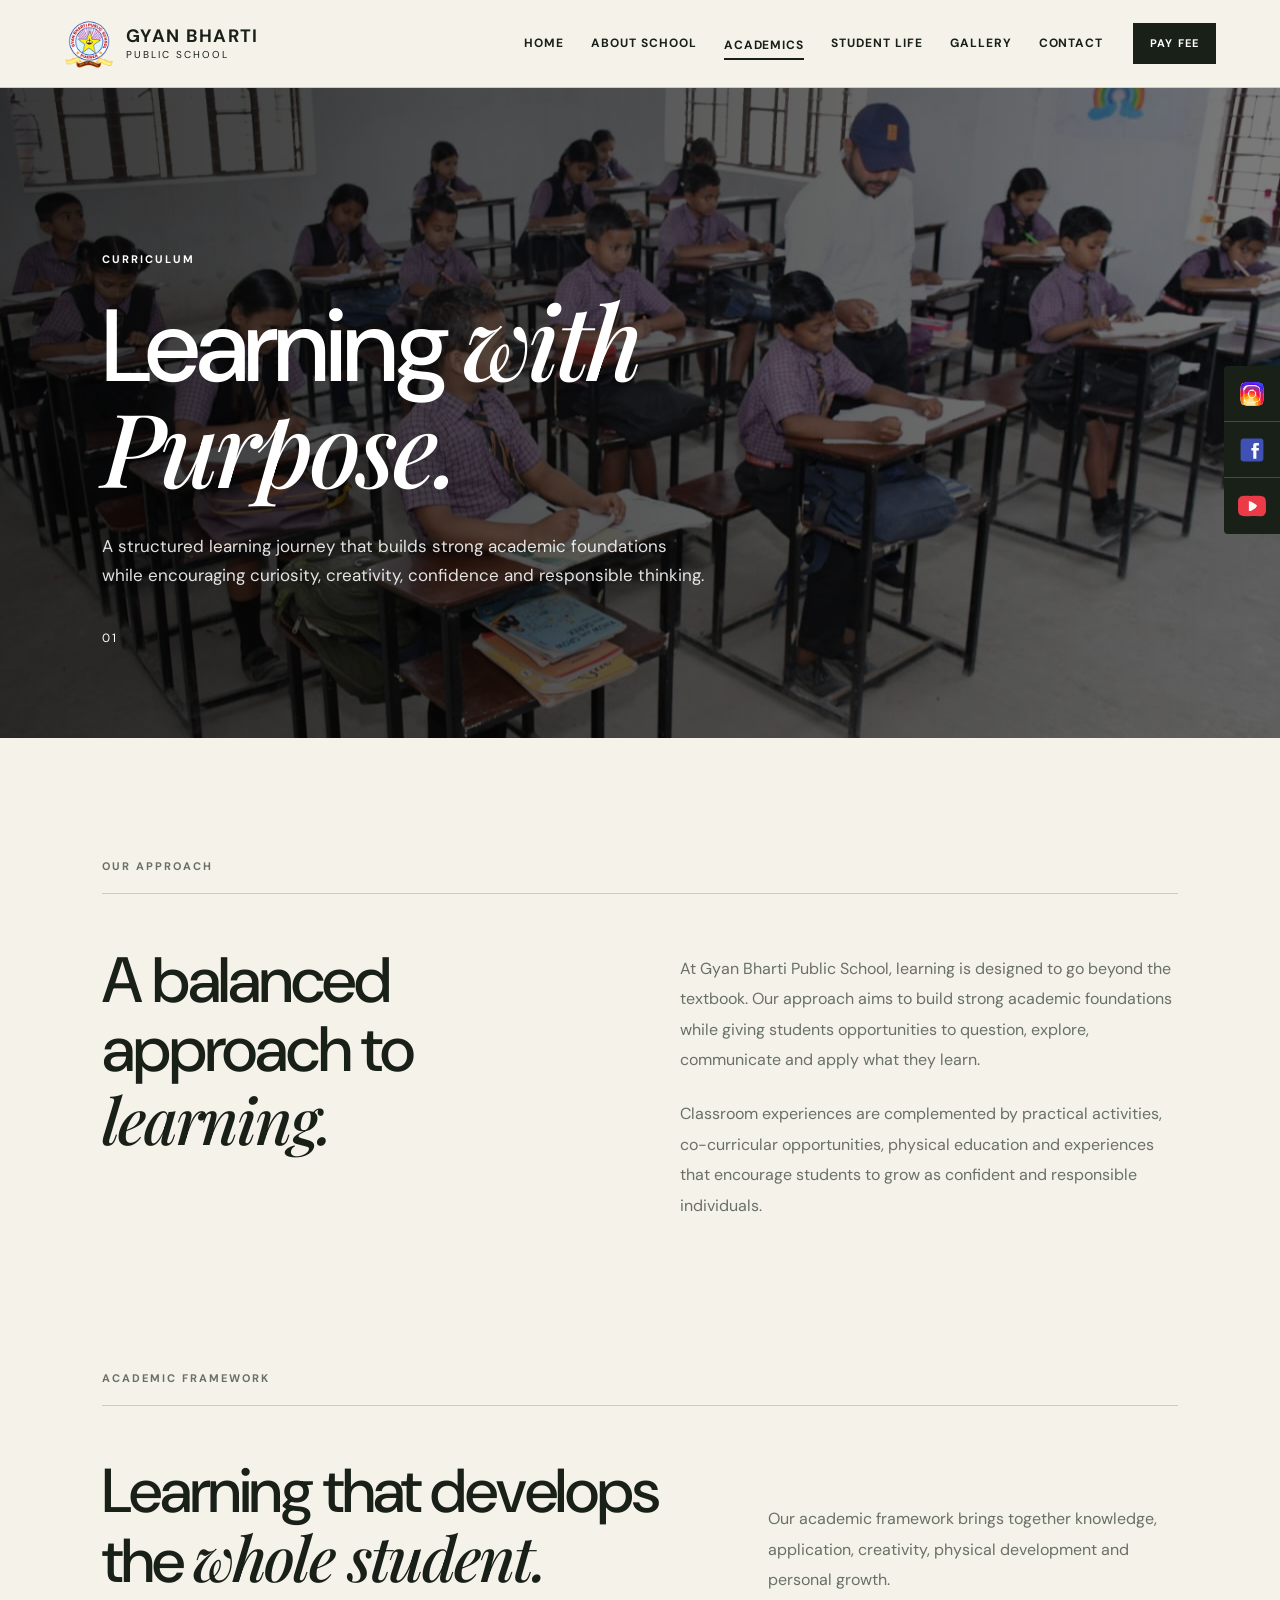
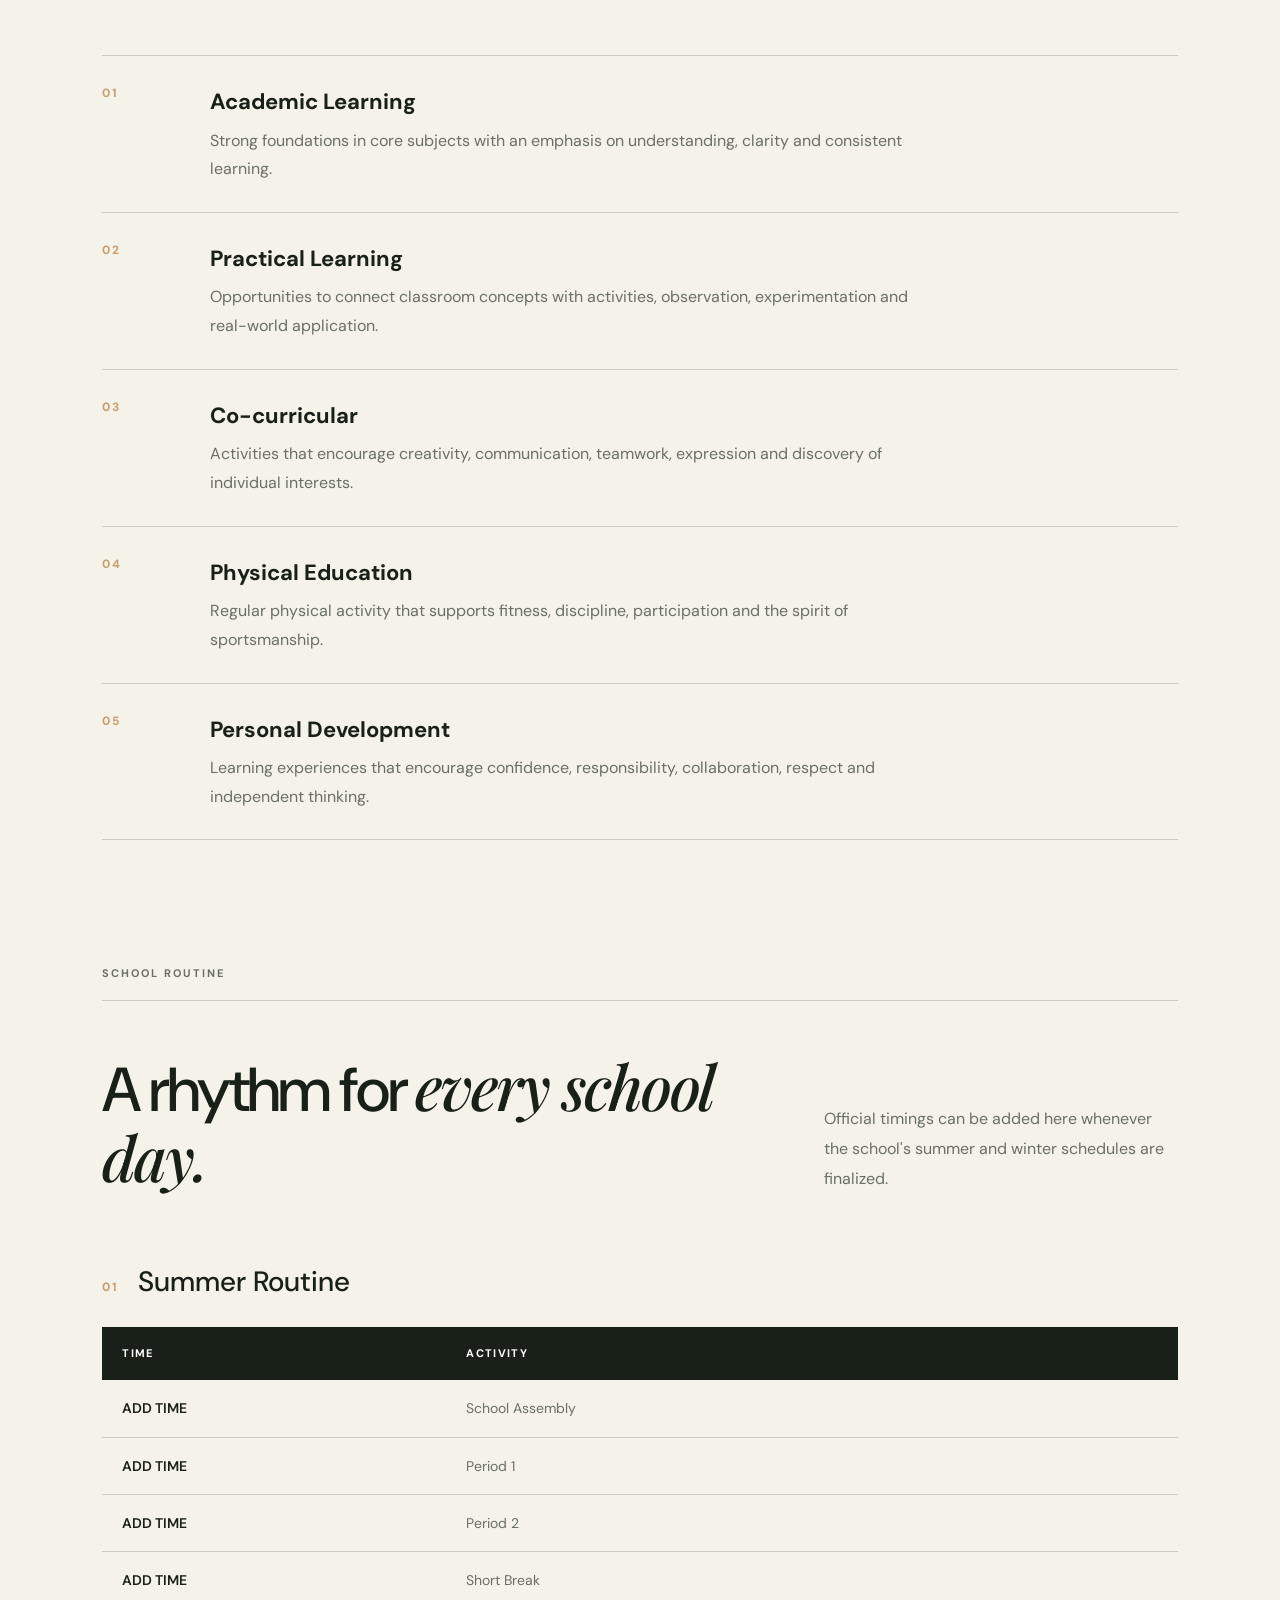
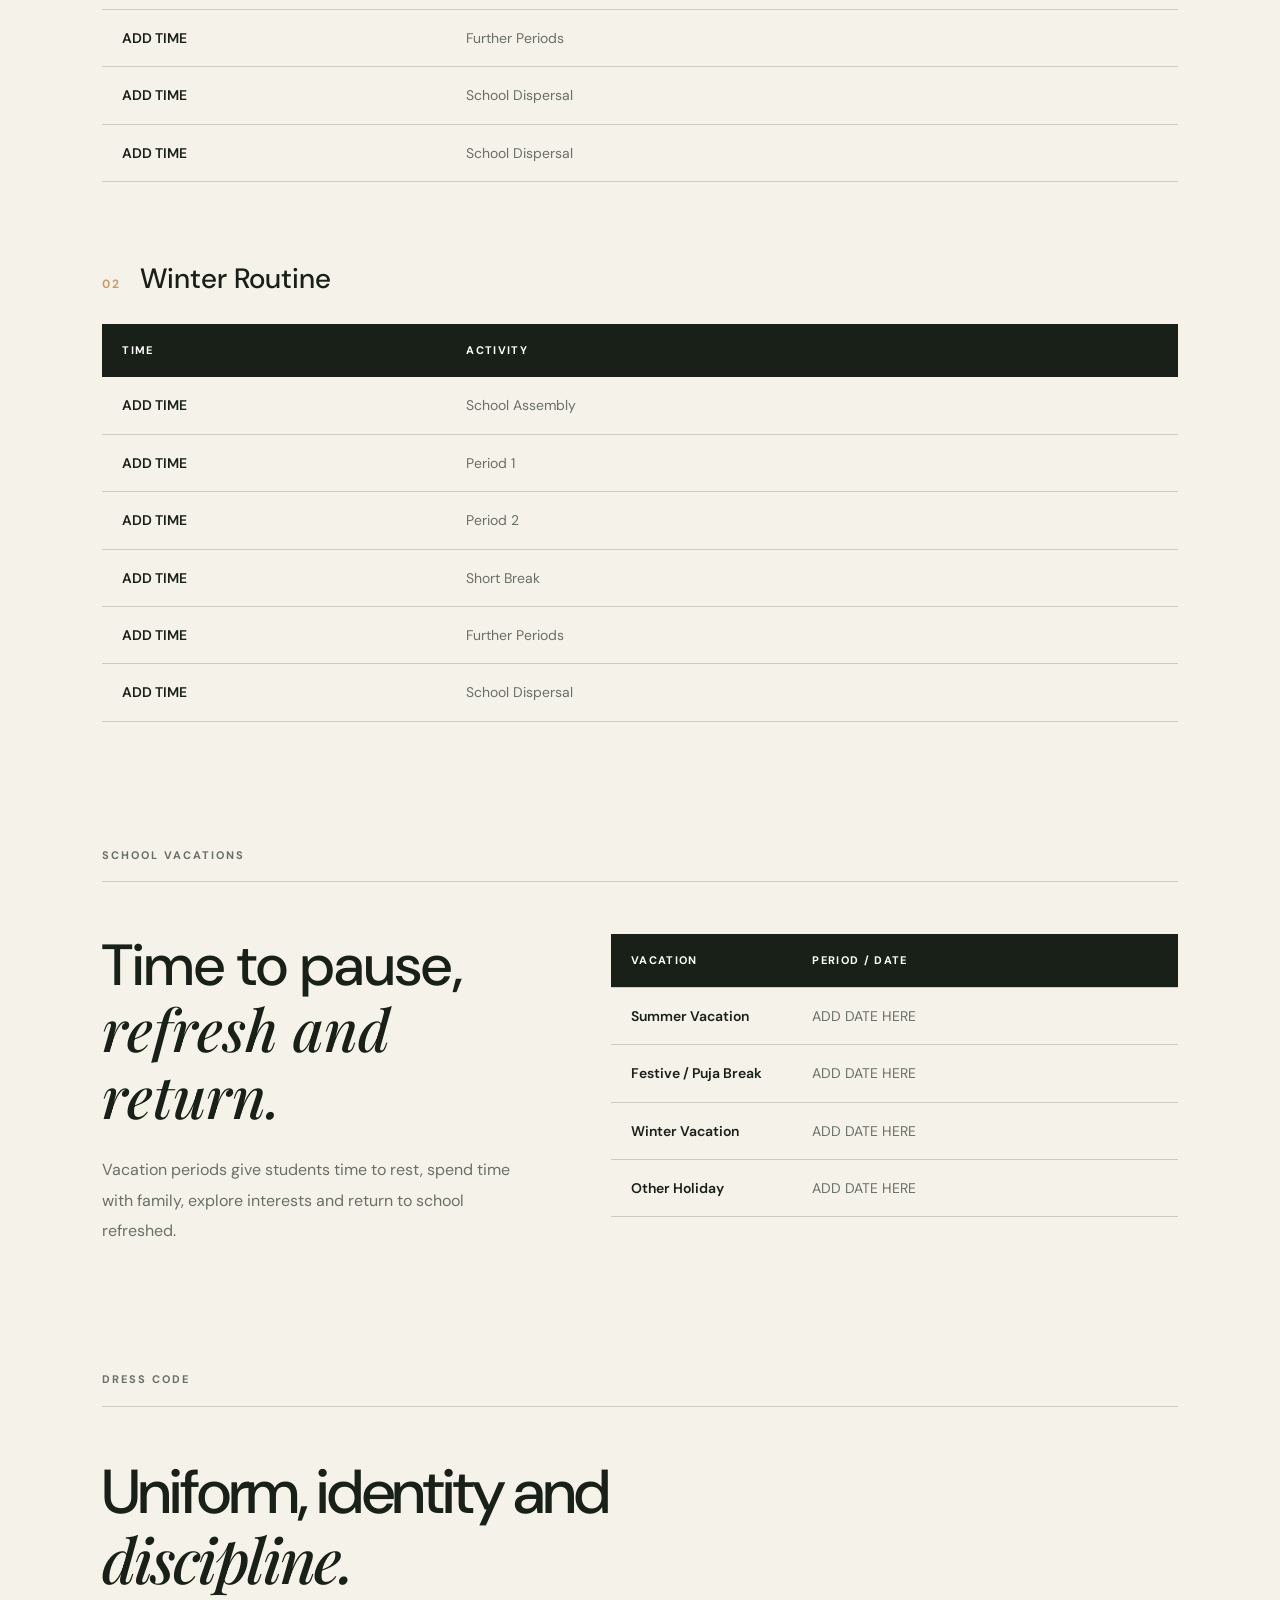
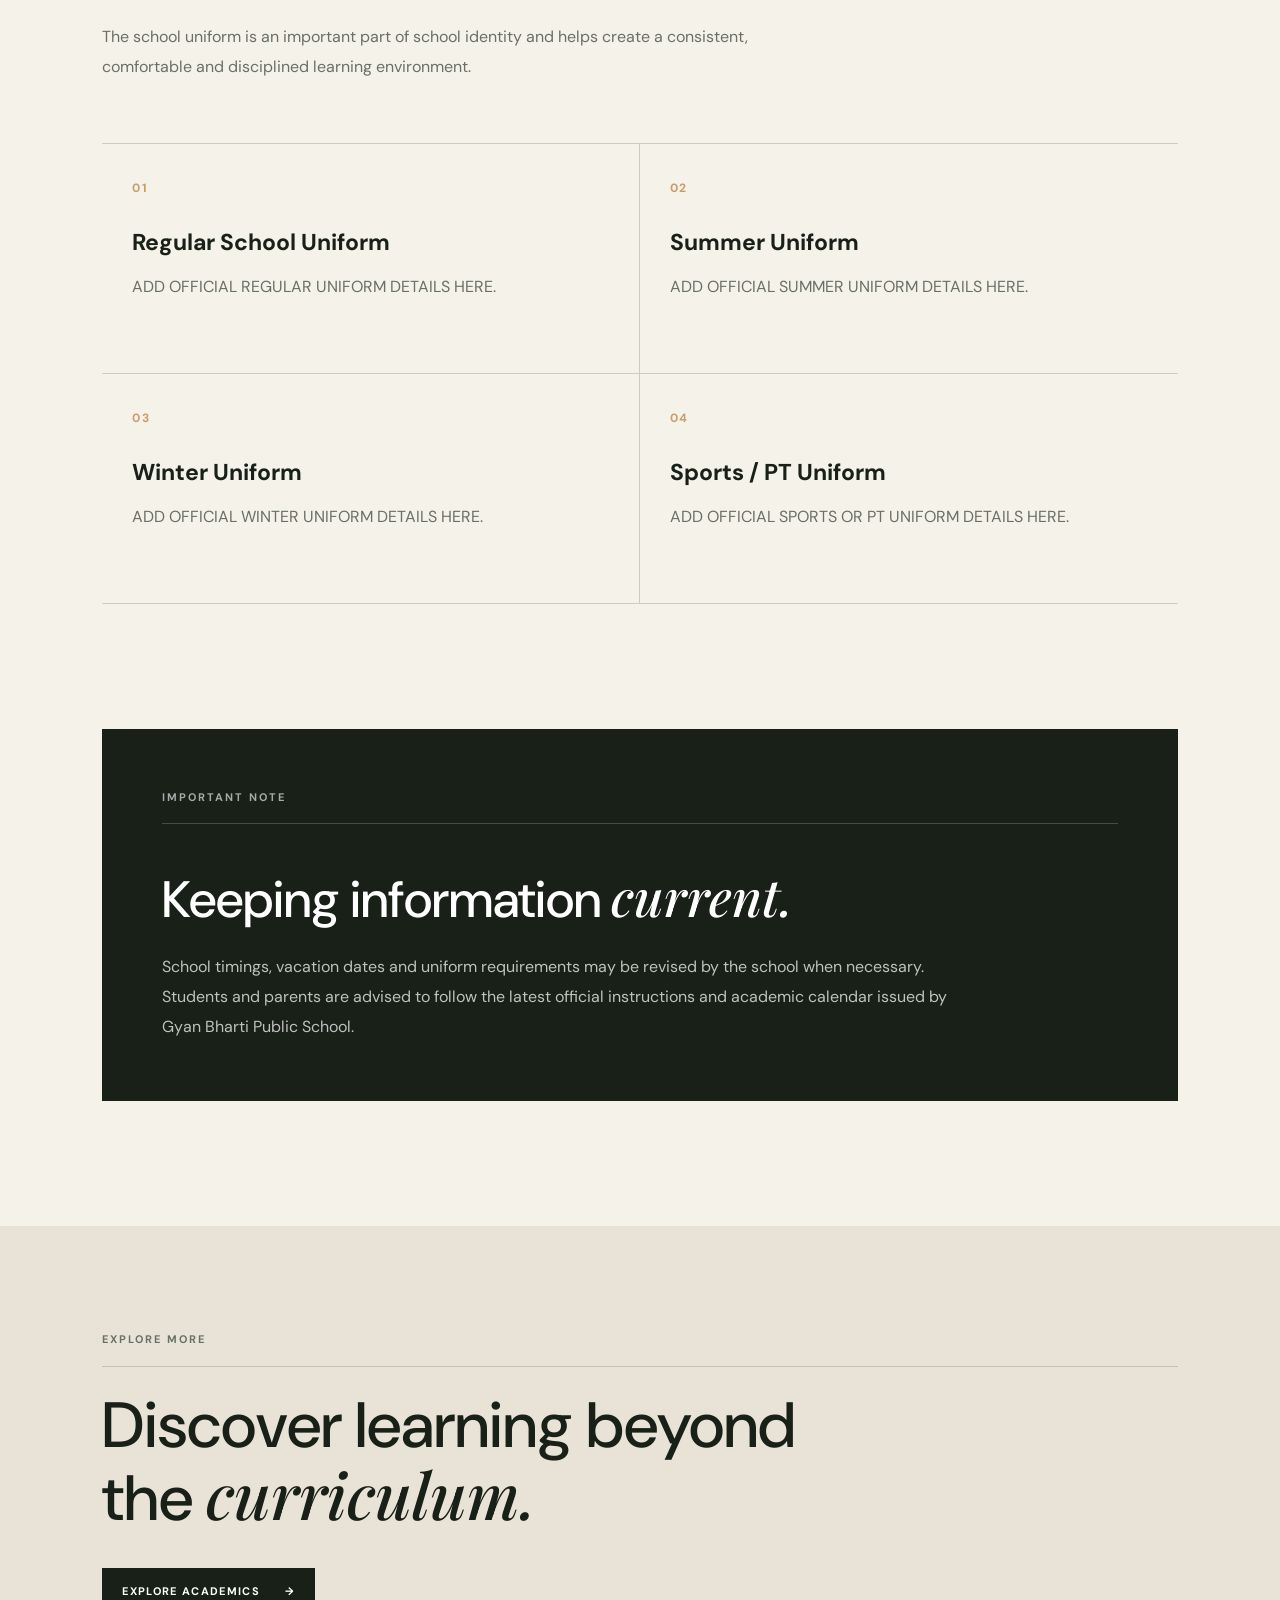
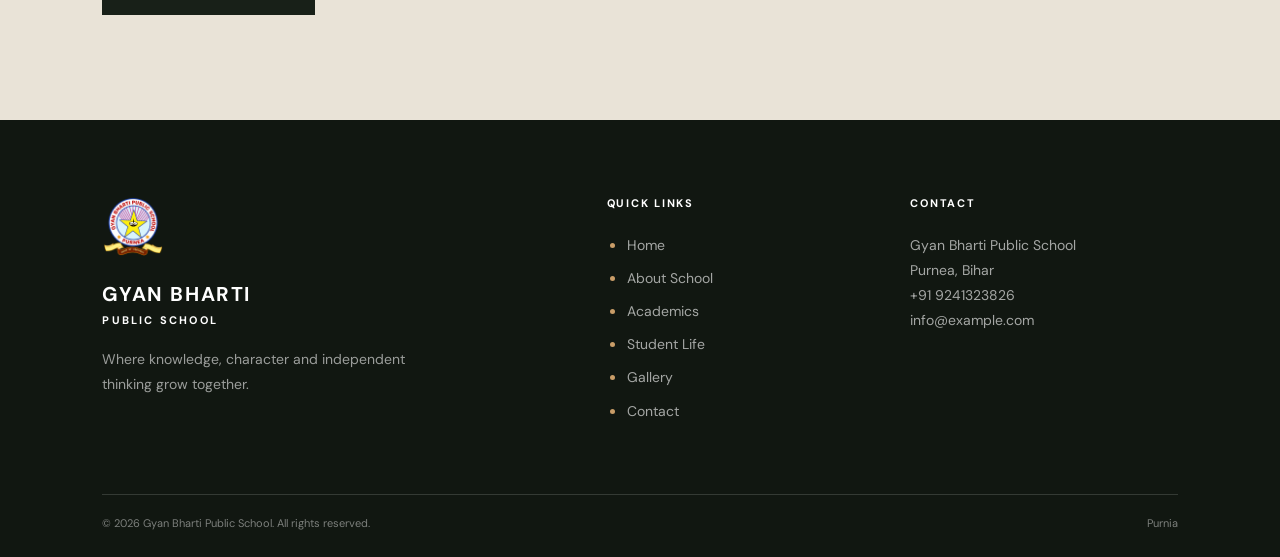
<file: Curriculum/curriculum.html>
<!DOCTYPE html>
<html lang="en">
<head>
    <meta charset="UTF-8">
    <meta name="viewport" content="width=device-width, initial-scale=1.0">
    <meta name="description" content="Curriculum, school routine, vacation information and dress code at Gyan Bharti Public School, Purnea.">
    <title>Curriculum | Gyan Bharti Public School</title>
    <link rel="stylesheet" href="curriculum.css">
</head>
<body>

    <div class="social-sidebar">
        <a href="YOUR_INSTAGRAM_URL" target="_blank" rel="noopener" aria-label="Instagram">
            <img src="../Assets/Social/instagram.svg" alt="Instagram icon" title="Visit our Instagram">
        </a>
        <a href="YOUR_FACEBOOK_URL" target="_blank" rel="noopener" aria-label="Facebook">
            <img src="../Assets/Social/facebook.svg" alt="Facebook icon" title="Visit our Facebook page">
        </a>
        <a href="https://www.youtube.com/@gbps_official_01" target="_blank" rel="noopener" aria-label="YouTube">
            <img src="../Assets/Social/youtube.svg" alt="YouTube icon" title="Visit our YouTube channel">
        </a>
    </div>

    <header class="site-header">
        <div class="nav-container">
            <a href="../Home/index.html" class="brand">
                <img src="../Assets/Images/School_Logo.png" alt="Gyan Bharti Public School Logo">
                <div class="brand-text">
                    <span class="brand-name">GYAN BHARTI</span>
                    <span class="brand-subtitle">PUBLIC SCHOOL</span>
                </div>
            </a>

            <nav class="desktop-nav">
                <a href="../Home/index.html">Home</a>
                <a href="../About_School/about_school.html">About School</a>
                <div class="nav-item dropdown">
                    <a href="../Academics/academics.html" class="active">Academics</a>
                    <div class="dropdown-menu">
                        <a href="curriculum.html">Curriculum</a>
                        <a href="../Academics/academics.html#results">Students Results</a>
                    </div>
                </div>
                <a href="../Student_Life/student_life.html">Student Life</a>
                <a href="../Home/index.html#gallery">Gallery</a>
                <a href="../Home/index.html#contact">Contact</a>
            </nav>

            <div class="header-actions">
                <a href="#" class="fee-button">Pay Fee</a>
                <button class="menu-button" id="menuButton" type="button" aria-label="Open menu" aria-expanded="false" aria-controls="mobileNav">
                    <span></span>
                    <span></span>
                    <span></span>
                </button>
            </div>
        </div>

        <nav class="mobile-nav" id="mobileNav">
            <a href="../Home/index.html">Home</a>
            <a href="../About_School/about_school.html">About School</a>
            <a href="../Academics/academics.html">Academics</a>
            <a href="curriculum.html">Curriculum</a>
            <a href="../Academics/academics.html#results">Students Results</a>
            <a href="../Student_Life/student_life.html">Student Life</a>
            <a href="../Home/index.html#gallery">Gallery</a>
            <a href="../Home/index.html#contact">Contact</a>
            <a href="#" class="mobile-fee">Pay Fee</a>
        </nav>
    </header>

    <main>
        <section class="curriculum-hero">
            <div class="hero-overlay"></div>
            <div class="hero-content">
                <span class="eyebrow">CURRICULUM</span>
                <h1>Learning <em>with Purpose.</em></h1>
                <p>A structured learning journey that builds strong academic foundations while encouraging curiosity, creativity, confidence and responsible thinking.</p>
                <span class="hero-number">01</span>
            </div>
        </section>

        <section class="intro-section section-shell">
            <div class="section-label">OUR APPROACH</div>
            <div class="intro-grid">
                <h2>A balanced approach to <em>learning.</em></h2>
                <div class="intro-copy">
                    <p>At Gyan Bharti Public School, learning is designed to go beyond the textbook. Our approach aims to build strong academic foundations while giving students opportunities to question, explore, communicate and apply what they learn.</p>
                    <p>Classroom experiences are complemented by practical activities, co-curricular opportunities, physical education and experiences that encourage students to grow as confident and responsible individuals.</p>
                </div>
            </div>
        </section>

        <section class="framework-section section-shell">
            <div class="section-label">ACADEMIC FRAMEWORK</div>
            <div class="framework-heading">
                <h2>Learning that develops the <em>whole student.</em></h2>
                <p>Our academic framework brings together knowledge, application, creativity, physical development and personal growth.</p>
            </div>
            <div class="framework-list">
                <article class="framework-item">
                    <span class="framework-number">01</span>
                    <div>
                        <h3>Academic Learning</h3>
                        <p>Strong foundations in core subjects with an emphasis on understanding, clarity and consistent learning.</p>
                    </div>
                </article>
                <article class="framework-item">
                    <span class="framework-number">02</span>
                    <div>
                        <h3>Practical Learning</h3>
                        <p>Opportunities to connect classroom concepts with activities, observation, experimentation and real-world application.</p>
                    </div>
                </article>
                <article class="framework-item">
                    <span class="framework-number">03</span>
                    <div>
                        <h3>Co-curricular</h3>
                        <p>Activities that encourage creativity, communication, teamwork, expression and discovery of individual interests.</p>
                    </div>
                </article>
                <article class="framework-item">
                    <span class="framework-number">04</span>
                    <div>
                        <h3>Physical Education</h3>
                        <p>Regular physical activity that supports fitness, discipline, participation and the spirit of sportsmanship.</p>
                    </div>
                </article>
                <article class="framework-item">
                    <span class="framework-number">05</span>
                    <div>
                        <h3>Personal Development</h3>
                        <p>Learning experiences that encourage confidence, responsibility, collaboration, respect and independent thinking.</p>
                    </div>
                </article>
            </div>
        </section>

        <section class="routine-section section-shell">
            <div class="section-label">SCHOOL ROUTINE</div>
            <div class="section-heading-row">
                <div>
                    <h2>A rhythm for <em>every school day.</em></h2>
                </div>
                <p>Official timings can be added here whenever the school's summer and winter schedules are finalized.</p>
            </div>

            <div class="routine-block">
                <div class="routine-title">
                    <span>01</span>
                    <h3>Summer Routine</h3>
                </div>
                <div class="table-wrap">
                    <table class="routine-table">
                        <thead>
                            <tr>
                                <th>Time</th>
                                <th>Activity</th>
                            </tr>
                        </thead>
                        <tbody>
                            <tr><td>ADD TIME</td><td>School Assembly</td></tr>
                            <tr><td>ADD TIME</td><td>Period 1</td></tr>
                            <tr><td>ADD TIME</td><td>Period 2</td></tr>
                            <tr><td>ADD TIME</td><td>Short Break</td></tr>
                            <tr><td>ADD TIME</td><td>Further Periods</td></tr>
                            <tr><td>ADD TIME</td><td>School Dispersal</td></tr>
                            <tr><td>ADD TIME</td><td>School Dispersal</td></tr>
                        </tbody>
                    </table>
                </div>
            </div>

            <div class="routine-block">
                <div class="routine-title">
                    <span>02</span>
                    <h3>Winter Routine</h3>
                </div>
                <div class="table-wrap">
                    <table class="routine-table">
                        <thead>
                            <tr>
                                <th>Time</th>
                                <th>Activity</th>
                            </tr>
                        </thead>
                        <tbody>
                            <tr><td>ADD TIME</td><td>School Assembly</td></tr>
                            <tr><td>ADD TIME</td><td>Period 1</td></tr>
                            <tr><td>ADD TIME</td><td>Period 2</td></tr>
                            <tr><td>ADD TIME</td><td>Short Break</td></tr>
                            <tr><td>ADD TIME</td><td>Further Periods</td></tr>
                            <tr><td>ADD TIME</td><td>School Dispersal</td></tr>
                        </tbody>
                    </table>
                </div>
            </div>
        </section>

        <section class="vacation-section section-shell">
            <div class="section-label">SCHOOL VACATIONS</div>
            <div class="vacation-grid">
                <div>
                    <h2>Time to pause, <em>refresh and return.</em></h2>
                    <p>Vacation periods give students time to rest, spend time with family, explore interests and return to school refreshed.</p>
                </div>
                <div class="table-wrap">
                    <table class="routine-table vacation-table">
                        <thead>
                            <tr>
                                <th>Vacation</th>
                                <th>Period / Date</th>
                            </tr>
                        </thead>
                        <tbody>
                            <tr><td>Summer Vacation</td><td>ADD DATE HERE</td></tr>
                            <tr><td>Festive / Puja Break</td><td>ADD DATE HERE</td></tr>
                            <tr><td>Winter Vacation</td><td>ADD DATE HERE</td></tr>
                            <tr><td>Other Holiday</td><td>ADD DATE HERE</td></tr>
                        </tbody>
                    </table>
                </div>
            </div>
        </section>

        <section class="dress-section section-shell">
            <div class="section-label">DRESS CODE</div>
            <div class="dress-heading">
                <h2>Uniform, identity and <em>discipline.</em></h2>
                <p>The school uniform is an important part of school identity and helps create a consistent, comfortable and disciplined learning environment.</p>
            </div>
            <div class="dress-grid">
                <article class="dress-item">
                    <span>01</span>
                    <h3>Regular School Uniform</h3>
                    <p>ADD OFFICIAL REGULAR UNIFORM DETAILS HERE.</p>
                </article>
                <article class="dress-item">
                    <span>02</span>
                    <h3>Summer Uniform</h3>
                    <p>ADD OFFICIAL SUMMER UNIFORM DETAILS HERE.</p>
                </article>
                <article class="dress-item">
                    <span>03</span>
                    <h3>Winter Uniform</h3>
                    <p>ADD OFFICIAL WINTER UNIFORM DETAILS HERE.</p>
                </article>
                <article class="dress-item">
                    <span>04</span>
                    <h3>Sports / PT Uniform</h3>
                    <p>ADD OFFICIAL SPORTS OR PT UNIFORM DETAILS HERE.</p>
                </article>
            </div>
        </section>

        <section class="note-section section-shell">
            <div class="note-box">
                <span class="section-label">IMPORTANT NOTE</span>
                <h2>Keeping information <em>current.</em></h2>
                <p>School timings, vacation dates and uniform requirements may be revised by the school when necessary. Students and parents are advised to follow the latest official instructions and academic calendar issued by Gyan Bharti Public School.</p>
            </div>
        </section>

        <section class="curriculum-cta">
            <div class="cta-inner">
                <span class="section-label">EXPLORE MORE</span>
                <h2>Discover learning beyond the <em>curriculum.</em></h2>
                <a href="../Academics/academics.html" class="cta-button">Explore Academics <span>→</span></a>
            </div>
        </section>
    </main>

    <footer class="site-footer" id="contact">
        <div class="footer-main section-shell">
            <div class="footer-brand">
                <img src="../Assets/Images/School_Logo.png" alt="Gyan Bharti Public School Logo">
                <h3>GYAN BHARTI<br><span>PUBLIC SCHOOL</span></h3>
                <p>Where knowledge, character and independent thinking grow together.</p>
            </div>

            <div class="footer-column">
                <h4>Quick Links</h4>
                <ul>
                    <li><a href="../Home/index.html">Home</a></li>
                    <li><a href="../About_School/about_school.html">About School</a></li>
                    <li><a href="../Academics/academics.html">Academics</a></li>
                    <li><a href="../Student_Life/student_life.html">Student Life</a></li>
                    <li><a href="../Home/index.html#gallery">Gallery</a></li>
                    <li><a href="../Home/index.html#contact">Contact</a></li>
                </ul>
            </div>

            <div class="footer-column">
                <h4>Contact</h4>
                <p>Gyan Bharti Public School<br>Purnea, Bihar</p>
                <p><a href="tel:+91XXXXXXXXXX">+91 9241323826</a></p>
                <p><a href="mailto:info@example.com">info@example.com</a></p>
            </div>
        </div>

        <div class="footer-bottom section-shell">
            <span>© 2026 Gyan Bharti Public School. All rights reserved.</span>
            <span>Purnia</span>
        </div>
    </footer>

    <script src="curriculum.js"></script>
</body>
</html>
</file>
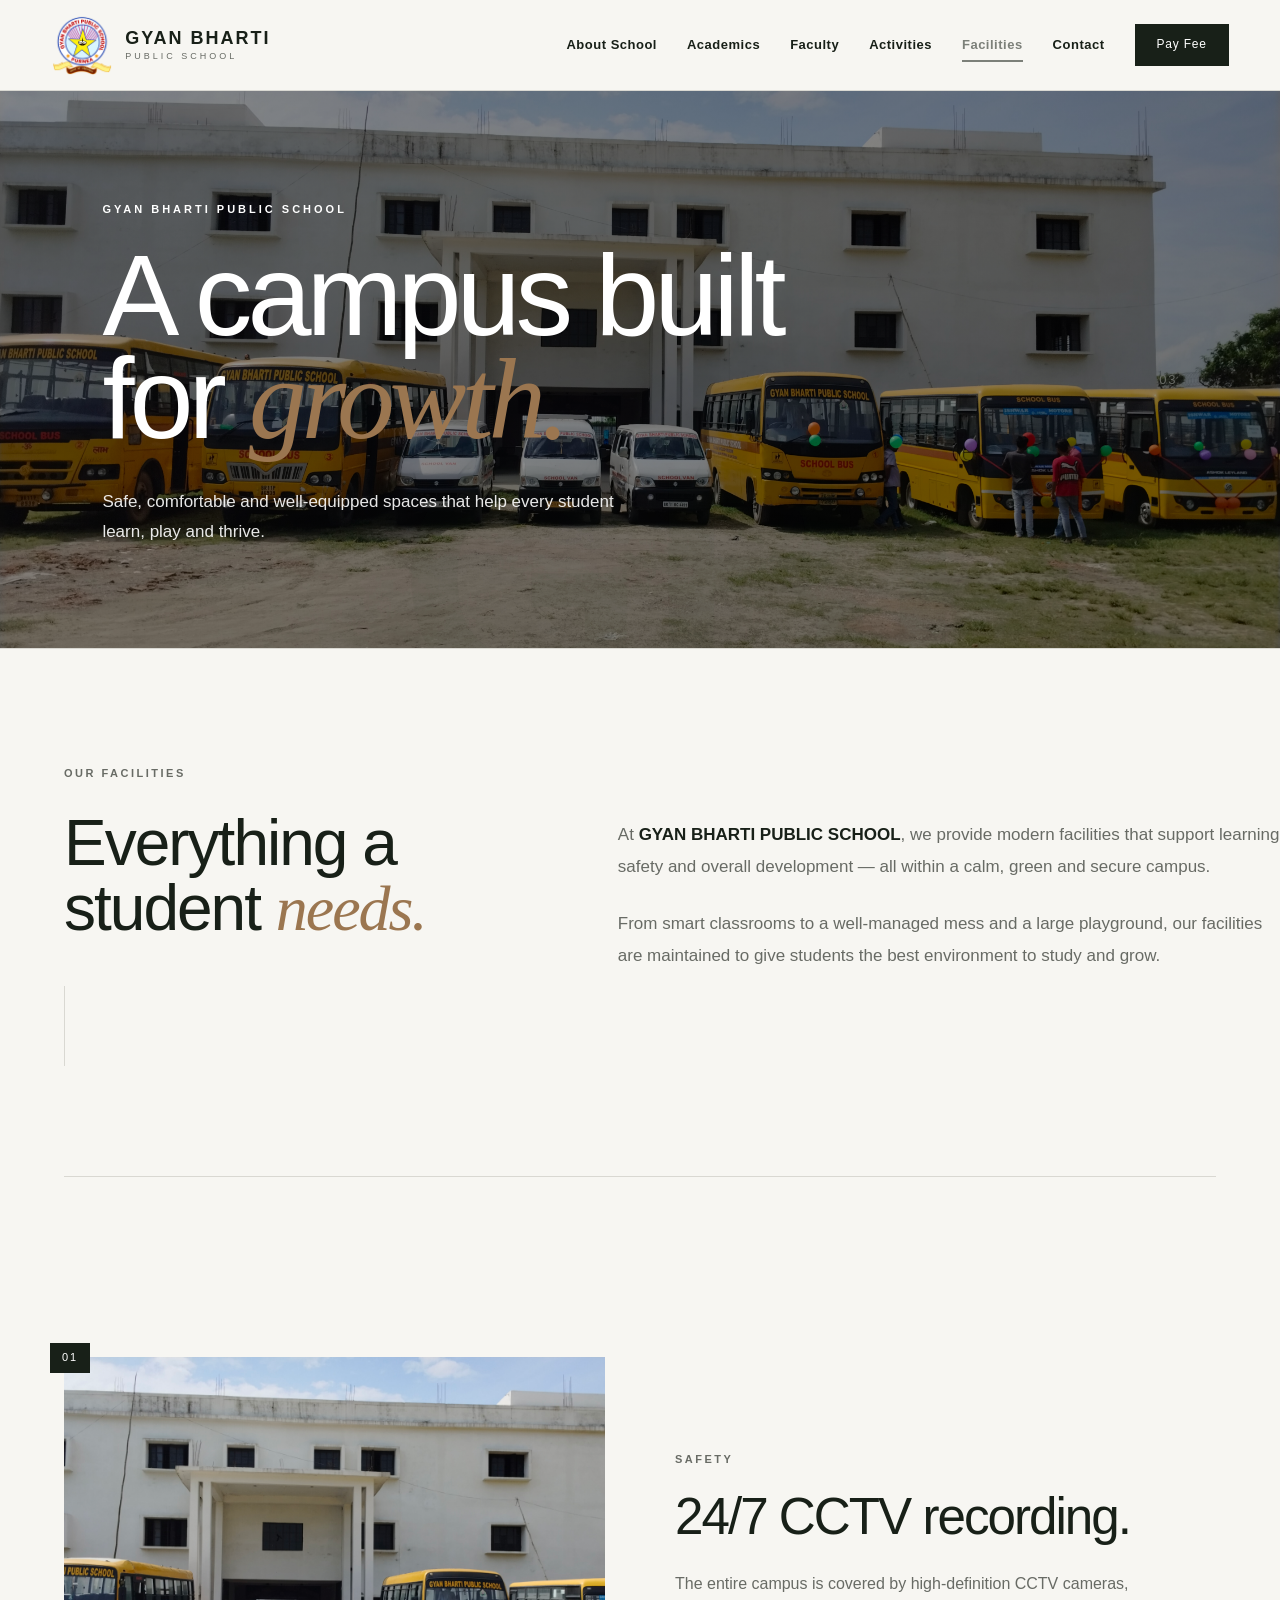
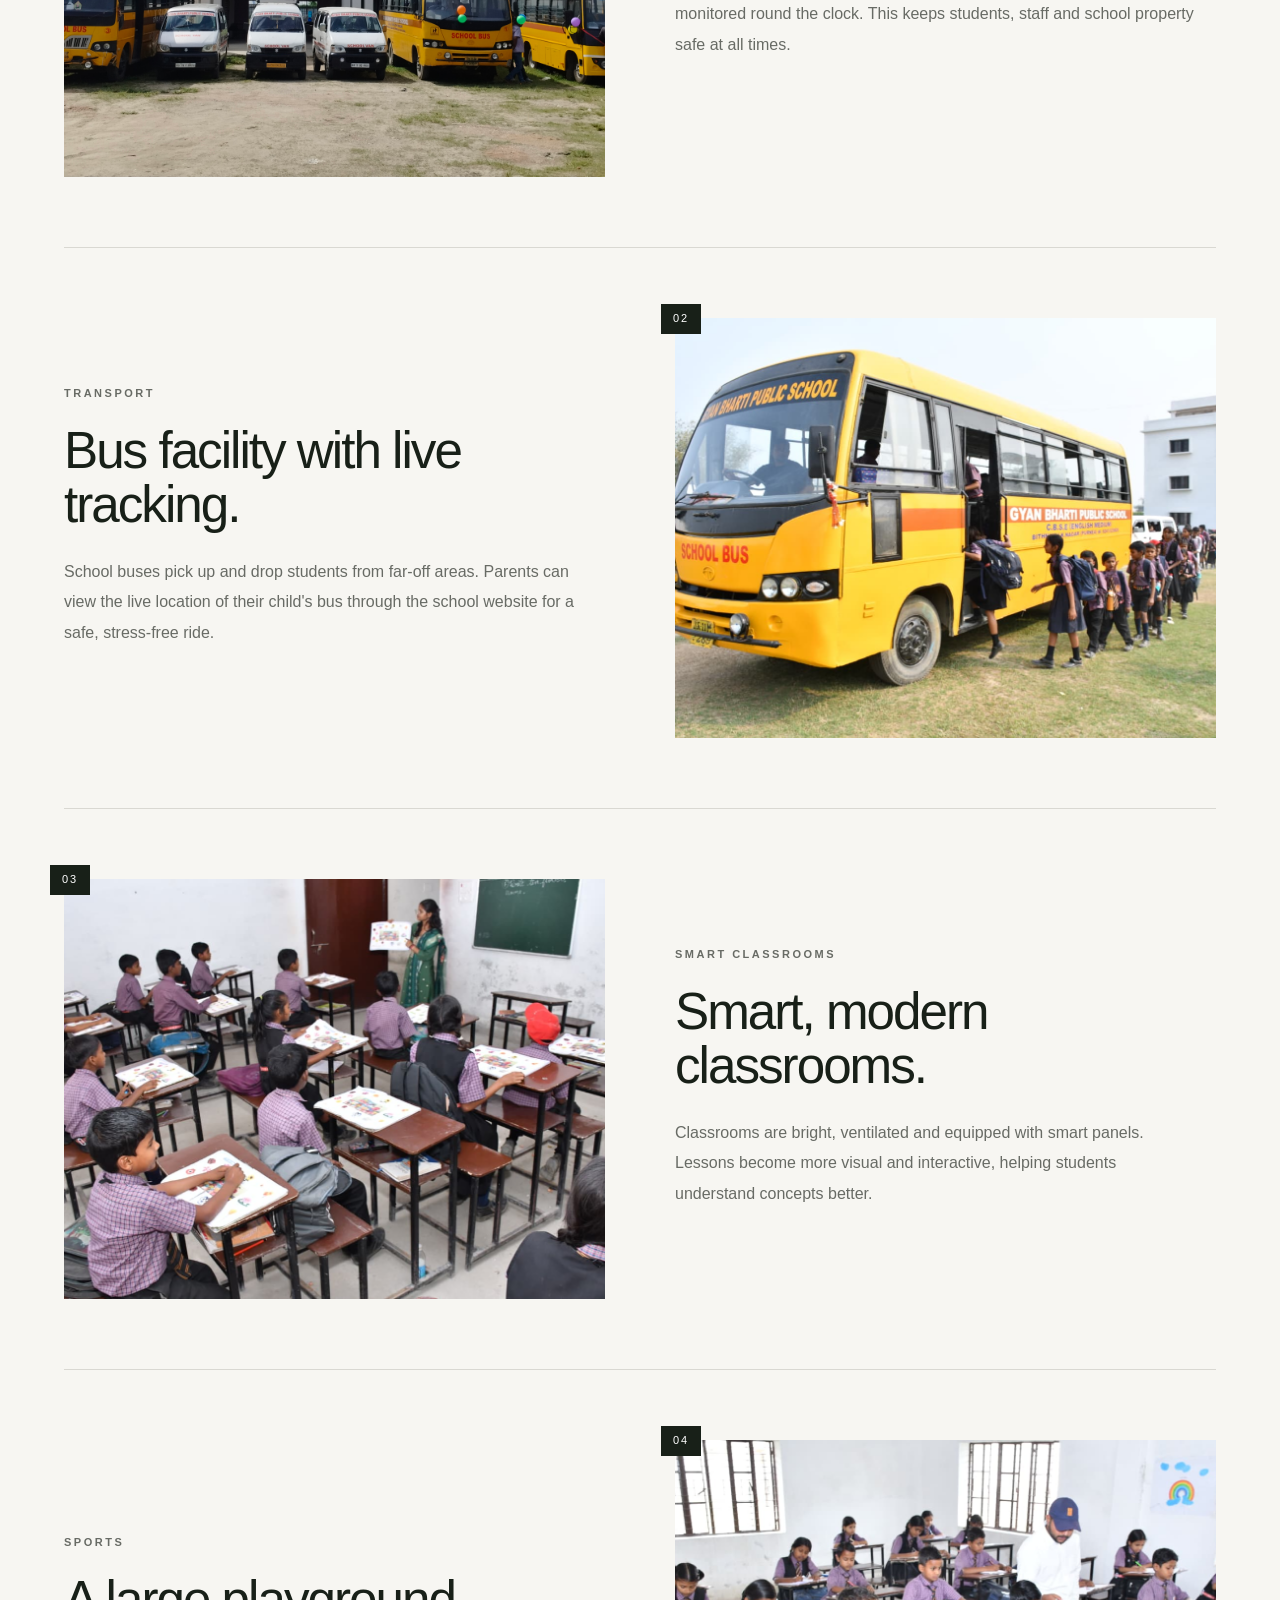
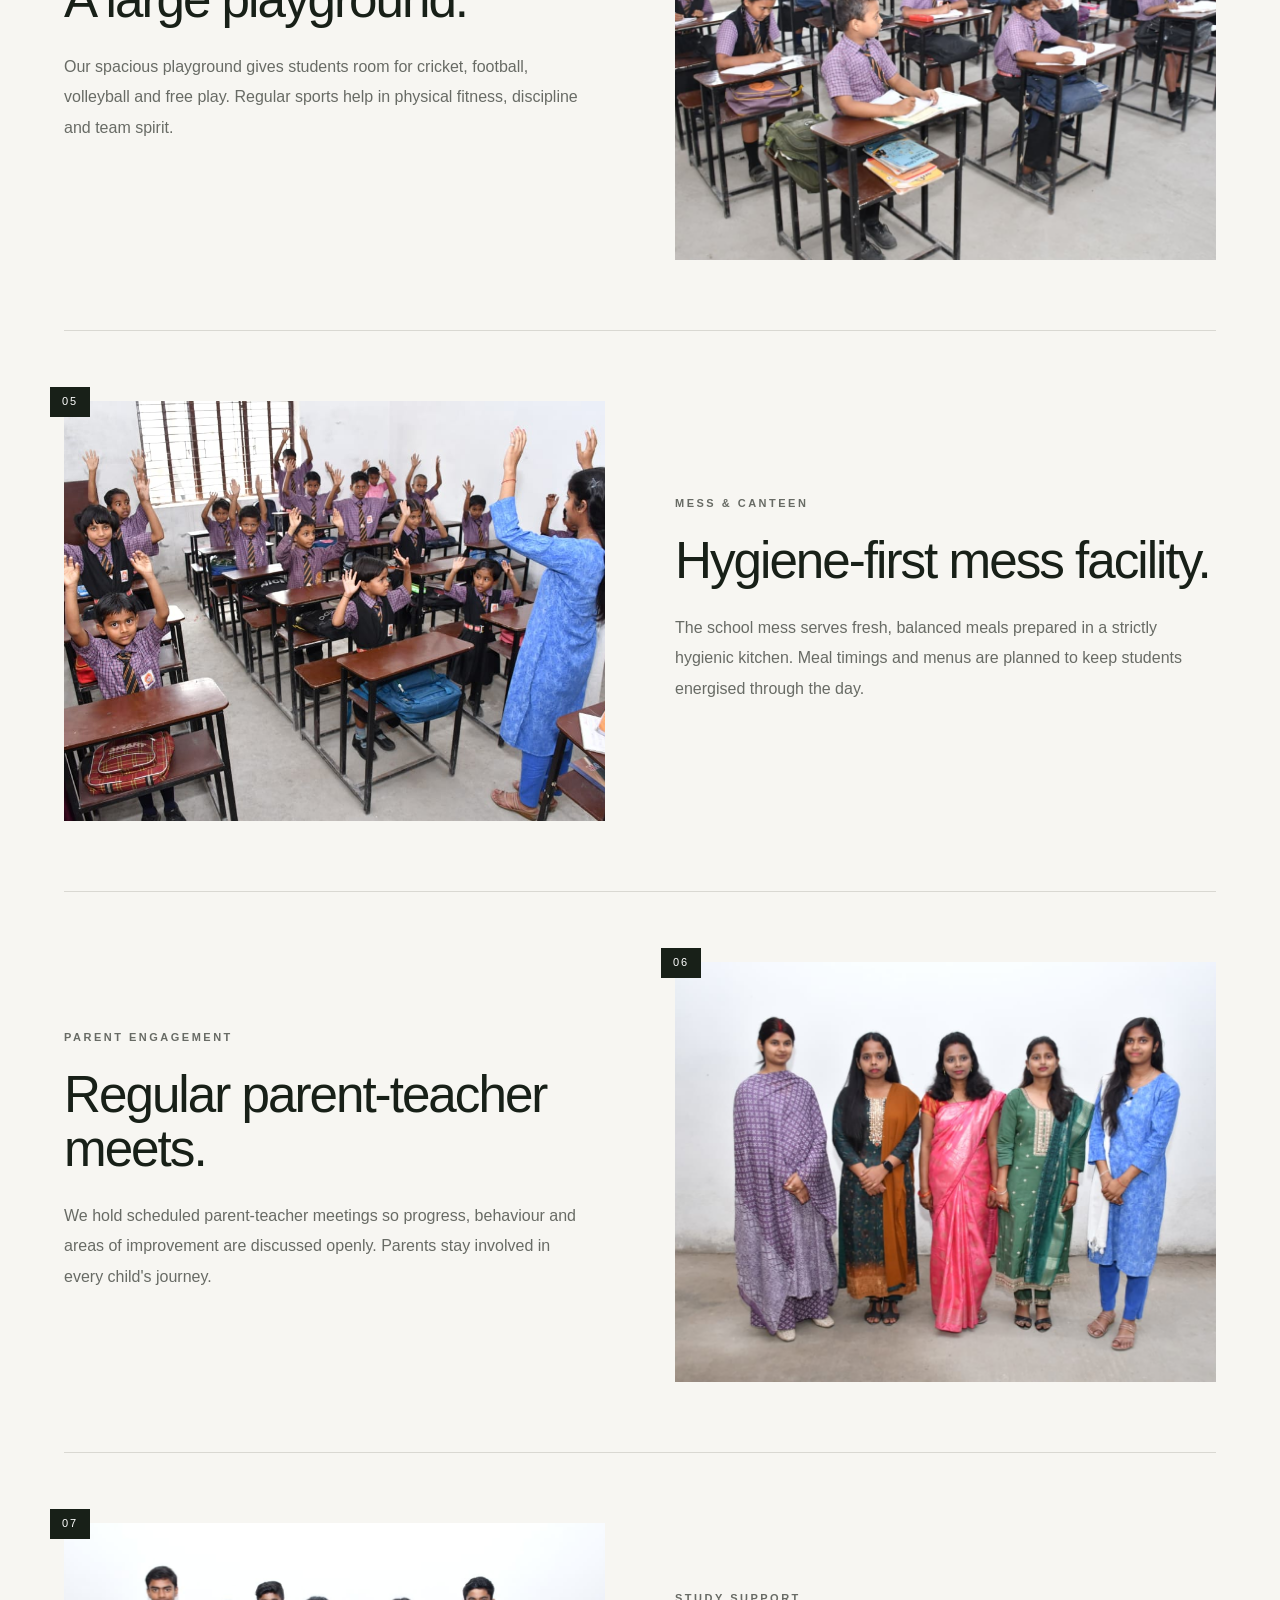
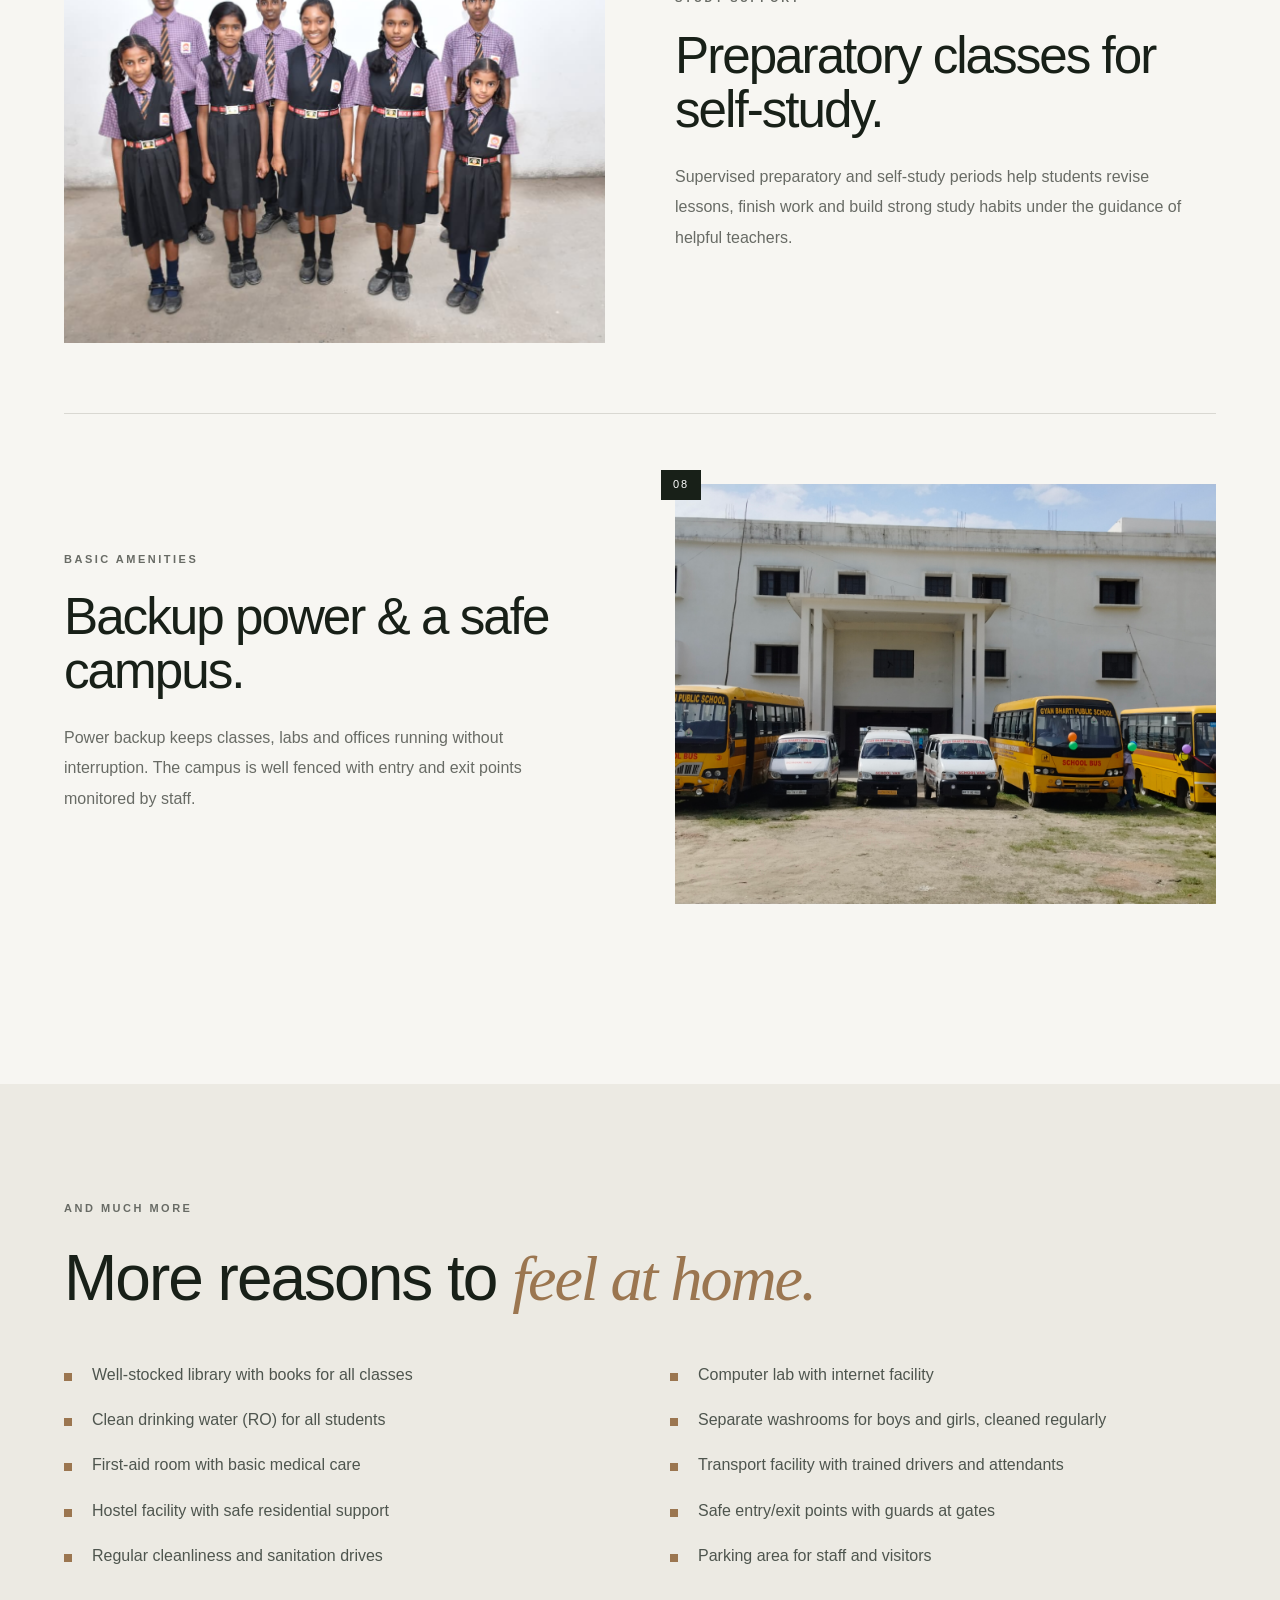
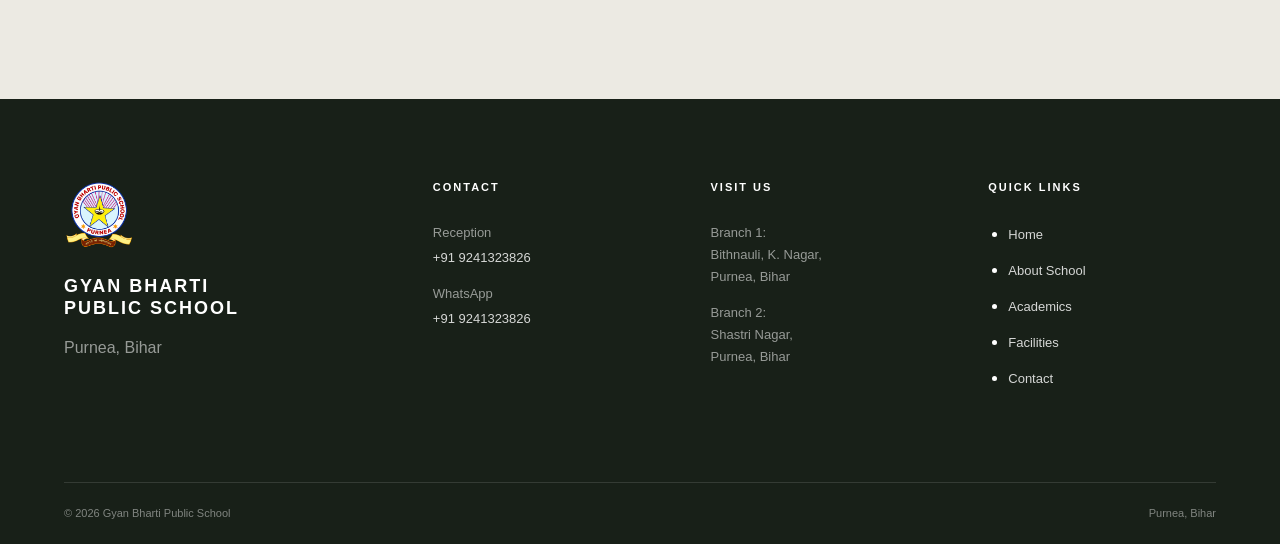
<file: Facilities/facilities.html>
<!DOCTYPE html>
<html lang="en">
<head>
<meta charset="UTF-8">
<meta name="viewport" content="width=device-width, initial-scale=1.0">
<meta name="description" content="Facilities at Gyan Bharti Public School, Purnea - CCTV, bus tracking, mess, smart classrooms, playground and more.">
<title>Facilities | Gyan Bharti Public School</title>
<link rel="stylesheet" href="facilities.css">
</head>
<body>

<header class="site-header">
  <div class="nav-container">
    <a href="../Home/index.html" class="brand">
      <img src="../Assets/Images/School_Logo.png" alt="Gyan Bharti Public School Logo">
      <div class="brand-text">
        <span class="brand-name">GYAN BHARTI</span>
        <span class="brand-subtitle">PUBLIC SCHOOL</span>
      </div>
    </a>

    <nav class="desktop-nav">
      <div class="nav-item"><a href="../About_School/about_school.html">About School</a></div>
      <div class="nav-item"><a href="../Academics/academics.html">Academics</a></div>
      <div class="nav-item"><a href="../Faculty/faculty.html">Faculty</a></div>
      <div class="nav-item"><a href="../Activities/activities.html">Activities</a></div>
      <div class="nav-item active"><a href="facilities.html">Facilities</a></div>
      <div class="nav-item"><a href="../Home/index.html#contact">Contact</a></div>
    </nav>

    <div class="header-actions">
      <a href="#" class="fee-button">Pay Fee</a>
      <button class="menu-button" id="menuButton" type="button" aria-label="Open menu" aria-expanded="false" aria-controls="mobileNav">
        <span></span><span></span><span></span>
      </button>
    </div>
  </div>

  <nav class="mobile-nav" id="mobileNav">
    <a href="../About_School/about_school.html">About School</a>
    <a href="../Academics/academics.html">Academics</a>
    <a href="../Faculty/faculty.html">Faculty</a>
    <a href="../Activities/activities.html">Activities</a>
    <a href="facilities.html">Facilities</a>
    <a href="../Home/index.html#contact">Contact</a>
    <a href="#" class="mobile-fee">Pay Fee Online</a>
  </nav>
</header>

<main>
  <section class="facilities-hero">
    <div class="facilities-hero-content">
      <p class="eyebrow">GYAN BHARTI PUBLIC SCHOOL</p>
      <h1>A campus built<br>for <em>growth.</em></h1>
      <p class="hero-description">Safe, comfortable and well-equipped spaces that help every student learn, play and thrive.</p>
    </div>
    <div class="hero-number">03</div>
  </section>

  <section class="facilities-intro section">
    <div class="section-label">OUR FACILITIES</div>
    <div class="intro-grid">
      <div class="section-heading">
        <h2>Everything a<br>student <em>needs.</em></h2>
        <span class="vertical-line"></span>
      </div>
      <div class="intro-copy">
        <p>At <strong>GYAN BHARTI PUBLIC SCHOOL</strong>, we provide modern facilities that support learning, safety and overall development — all within a calm, green and secure campus.</p>
        <p>From smart classrooms to a well-managed mess and a large playground, our facilities are maintained to give students the best environment to study and grow.</p>
      </div>
    </div>
  </section>

  <section class="facility-rows section" id="facilityRows">
    <!-- Facility blocks rendered from facilities.js (image and text alternate) -->
  </section>

  <section class="facility-more section">
    <div class="section-label">AND MUCH MORE</div>
    <h2 class="more-heading">More reasons to <em>feel at home.</em></h2>
    <ul class="bullet-list">
      <li>Well-stocked library with books for all classes</li>
      <li>Computer lab with internet facility</li>
      <li>Clean drinking water (RO) for all students</li>
      <li>Separate washrooms for boys and girls, cleaned regularly</li>
      <li>First-aid room with basic medical care</li>
      <li>Transport facility with trained drivers and attendants</li>
      <li>Hostel facility with safe residential support</li>
      <li>Safe entry/exit points with guards at gates</li>
      <li>Regular cleanliness and sanitation drives</li>
      <li>Parking area for staff and visitors</li>
    </ul>
  </section>
</main>

<footer class="site-footer" id="contact">
  <div class="footer-main">
    <div class="footer-brand">
      <img src="../Assets/Images/School_Logo.png" alt="Gyan Bharti Public School Logo">
      <h3>GYAN BHARTI<br>PUBLIC SCHOOL</h3>
      <p>Purnea, Bihar</p>
    </div>
    <div class="footer-column">
      <h4>Contact</h4>
      <p>Reception</p><a href="tel:+919241323826">+91 9241323826</a>
      <p>WhatsApp</p><a href="https://wa.me/919241323826" target="_blank" rel="noopener">+91 9241323826</a>
    </div>
    <div class="footer-column">
      <h4>Visit Us</h4>
      <p>Branch 1:<br>Bithnauli, K. Nagar,<br>Purnea, Bihar</p>
      <p>Branch 2:<br>Shastri Nagar,<br>Purnea, Bihar</p>
    </div>
    <div class="footer-column">
      <h4>Quick Links</h4>
      <ul>
        <li><a href="../Home/index.html">Home</a></li>
        <li><a href="../About_School/about_school.html">About School</a></li>
        <li><a href="../Academics/academics.html">Academics</a></li>
        <li><a href="facilities.html">Facilities</a></li>
        <li><a href="../Home/index.html#contact">Contact</a></li>
      </ul>
    </div>
  </div>
  <div class="footer-bottom"><span>&copy; 2026 Gyan Bharti Public School</span><span>Purnea, Bihar</span></div>
</footer>

<script src="facilities.js"></script>
</body>
</html>
</file>
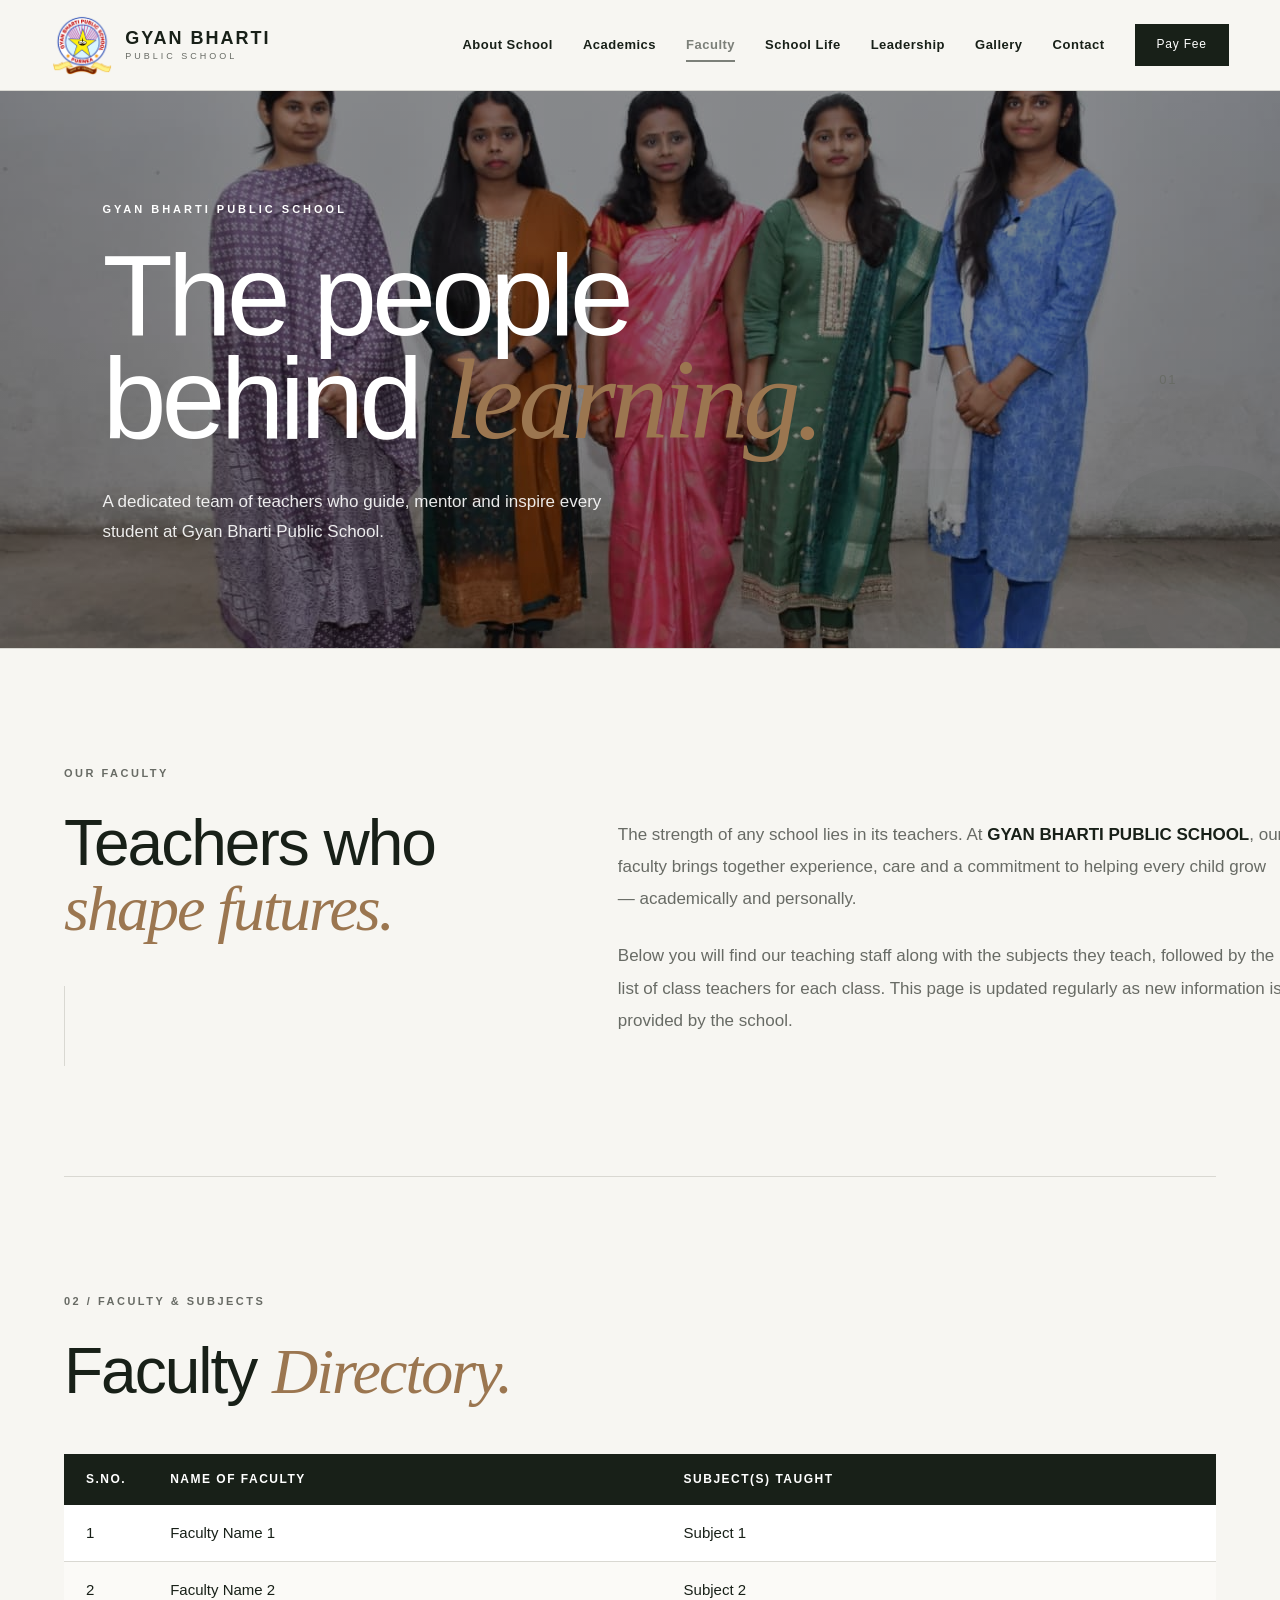
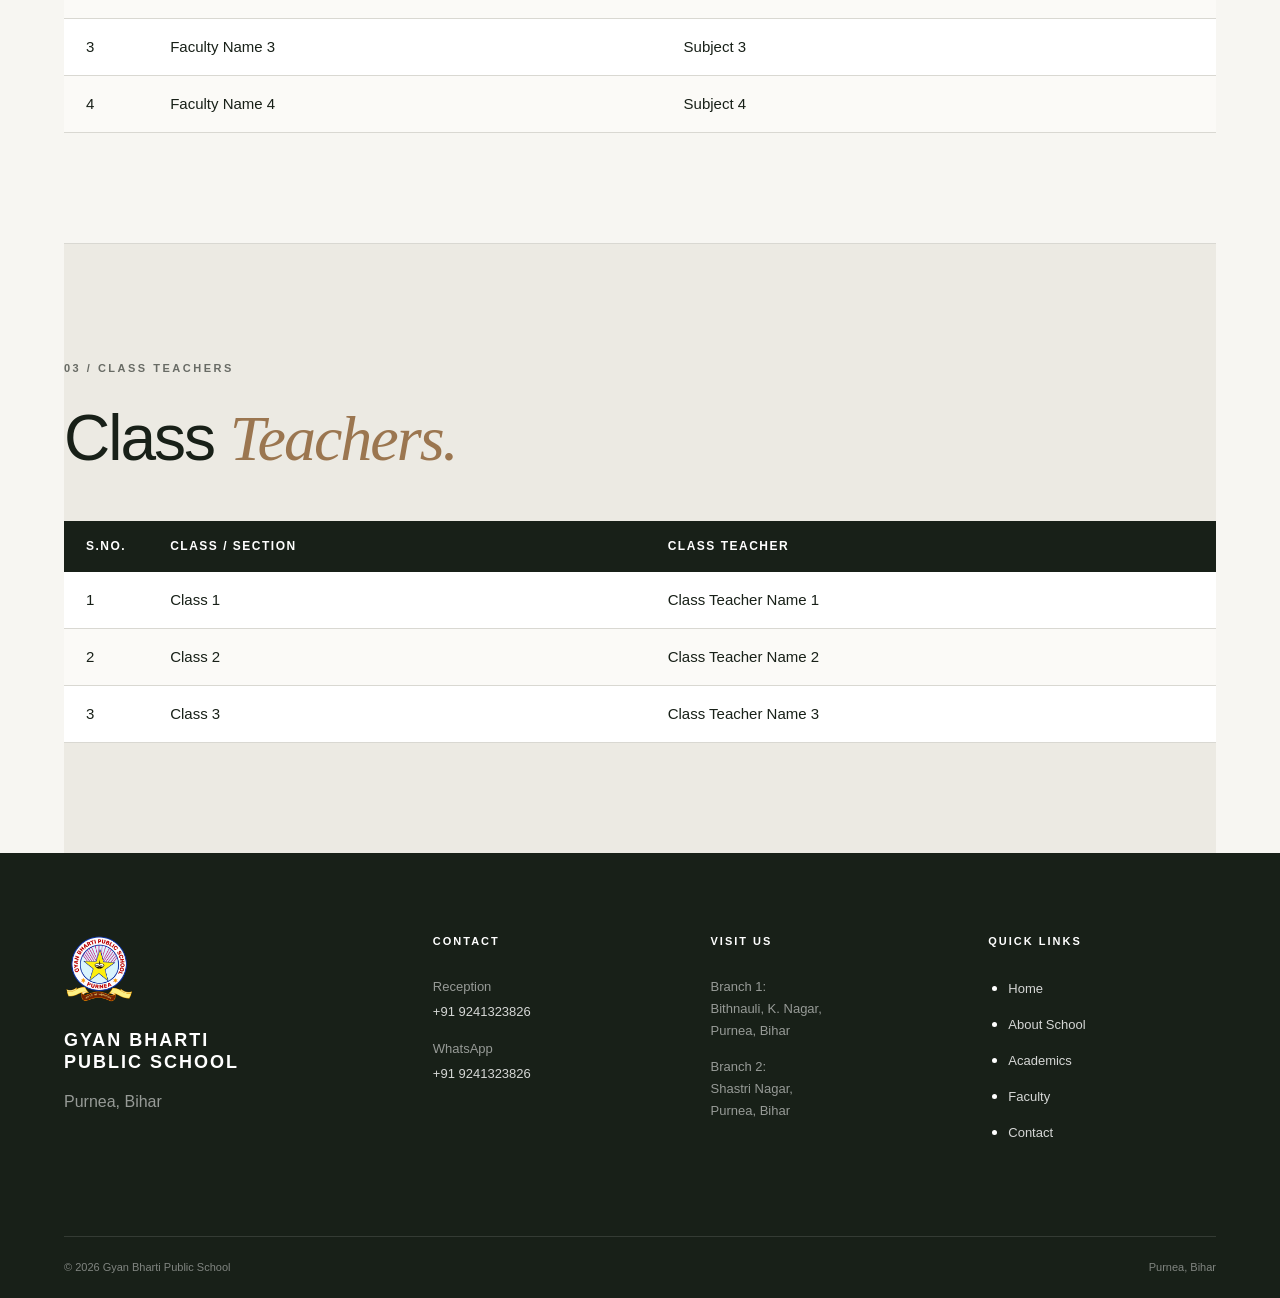
<file: Faculty/faculty.html>
<!DOCTYPE html>
<html lang="en">
<head>
<meta charset="UTF-8">
<meta name="viewport" content="width=device-width, initial-scale=1.0">
<meta name="description" content="Faculty of Gyan Bharti Public School, Purnea - meet our teachers, subjects taught and class teachers.">
<title>Faculty | Gyan Bharti Public School</title>
<link rel="stylesheet" href="faculty.css">
</head>
<body>

<header class="site-header">
  <div class="nav-container">
    <a href="../Home/index.html" class="brand">
      <img src="../Assets/Images/School_Logo.png" alt="Gyan Bharti Public School Logo">
      <div class="brand-text">
        <span class="brand-name">GYAN BHARTI</span>
        <span class="brand-subtitle">PUBLIC SCHOOL</span>
      </div>
    </a>

    <nav class="desktop-nav">
      <div class="nav-item"><a href="../About_School/about_school.html">About School</a></div>
      <div class="nav-item"><a href="../Academics/academics.html">Academics</a></div>
      <div class="nav-item active"><a href="faculty.html">Faculty</a></div>
      <div class="nav-item"><a href="../Home/index.html#school-life">School Life</a></div>
      <div class="nav-item"><a href="../Home/index.html#leadership">Leadership</a></div>
      <div class="nav-item"><a href="../Home/index.html#gallery">Gallery</a></div>
      <div class="nav-item"><a href="../Home/index.html#contact">Contact</a></div>
    </nav>

    <div class="header-actions">
      <a href="#" class="fee-button">Pay Fee</a>
      <button class="menu-button" id="menuButton" type="button" aria-label="Open menu" aria-expanded="false" aria-controls="mobileNav">
        <span></span><span></span><span></span>
      </button>
    </div>
  </div>

  <nav class="mobile-nav" id="mobileNav">
    <a href="../About_School/about_school.html">About School</a>
    <a href="../Academics/academics.html">Academics</a>
    <a href="faculty.html">Faculty</a>
    <a href="../Home/index.html#school-life">School Life</a>
    <a href="../Home/index.html#leadership">Leadership</a>
    <a href="../Home/index.html#gallery">Gallery</a>
    <a href="../Home/index.html#contact">Contact</a>
    <a href="#" class="mobile-fee">Pay Fee Online</a>
  </nav>
</header>

<main>
  <section class="faculty-hero">
    <div class="faculty-hero-content">
      <p class="eyebrow">GYAN BHARTI PUBLIC SCHOOL</p>
      <h1>The people<br>behind <em>learning.</em></h1>
      <p class="hero-description">A dedicated team of teachers who guide, mentor and inspire every student at Gyan Bharti Public School.</p>
    </div>
    <div class="hero-number">01</div>
  </section>

  <section class="faculty-intro section">
    <div class="section-label">OUR FACULTY</div>
    <div class="intro-grid">
      <div class="section-heading">
        <h2>Teachers who<br><em>shape futures.</em></h2>
        <span class="vertical-line"></span>
      </div>
      <div class="intro-copy">
        <p>The strength of any school lies in its teachers. At <strong>GYAN BHARTI PUBLIC SCHOOL</strong>, our faculty brings together experience, care and a commitment to helping every child grow — academically and personally.</p>
        <p>Below you will find our teaching staff along with the subjects they teach, followed by the list of class teachers for each class. This page is updated regularly as new information is provided by the school.</p>
      </div>
    </div>
  </section>

  <section class="faculty-list section">
    <div class="section-label">02 / FACULTY &amp; SUBJECTS</div>
    <h2 class="table-heading">Faculty <em>Directory.</em></h2>
    <div class="table-wrap">
      <table>
        <thead>
          <tr>
            <th>S.No.</th>
            <th>Name of Faculty</th>
            <th>Subject(s) Taught</th>
          </tr>
        </thead>
        <tbody id="facultyTableBody">
          <!-- Rows are filled in from faculty.js -->
        </tbody>
      </table>
    </div>
  </section>

  <section class="class-teacher section">
    <div class="section-label">03 / CLASS TEACHERS</div>
    <h2 class="table-heading">Class <em>Teachers.</em></h2>
    <div class="table-wrap">
      <table>
        <thead>
          <tr>
            <th>S.No.</th>
            <th>Class / Section</th>
            <th>Class Teacher</th>
          </tr>
        </thead>
        <tbody id="classTeacherTableBody">
          <!-- Rows are filled in from faculty.js -->
        </tbody>
      </table>
    </div>
  </section>
</main>

<footer class="site-footer" id="contact">
  <div class="footer-main">
    <div class="footer-brand">
      <img src="../Assets/Images/School_Logo.png" alt="Gyan Bharti Public School Logo">
      <h3>GYAN BHARTI<br>PUBLIC SCHOOL</h3>
      <p>Purnea, Bihar</p>
    </div>
    <div class="footer-column">
      <h4>Contact</h4>
      <p>Reception</p><a href="tel:+919241323826">+91 9241323826</a>
      <p>WhatsApp</p><a href="https://wa.me/919241323826" target="_blank" rel="noopener">+91 9241323826</a>
    </div>
    <div class="footer-column">
      <h4>Visit Us</h4>
      <p>Branch 1:<br>Bithnauli, K. Nagar,<br>Purnea, Bihar</p>
      <p>Branch 2:<br>Shastri Nagar,<br>Purnea, Bihar</p>
    </div>
    <div class="footer-column">
      <h4>Quick Links</h4>
      <ul>
        <li><a href="../Home/index.html">Home</a></li>
        <li><a href="../About_School/about_school.html">About School</a></li>
        <li><a href="../Academics/academics.html">Academics</a></li>
        <li><a href="faculty.html">Faculty</a></li>
        <li><a href="../Home/index.html#contact">Contact</a></li>
      </ul>
    </div>
  </div>
  <div class="footer-bottom"><span>&copy; 2026 Gyan Bharti Public School</span><span>Purnea, Bihar</span></div>
</footer>

<script src="faculty.js"></script>
</body>
</html>
</file>
<file: Home/style.css>
* {
    margin: 0;
    padding: 0;
    box-sizing: border-box;
}

html {
    scroll-behavior: smooth;
}

body {
    font-family: Arial, Helvetica, sans-serif;
    background: #f7f6f2;
    color: #182018;
    overflow-x: hidden;
}

.social-sidebar {
    position: fixed;
    right: 0;
    top: 50%;
    transform: translateY(-50%);
    display: flex;
    flex-direction: column;
    z-index: 1000;
}

.social-sidebar a {
    width: 46px;
    height: 46px;
    display: flex;
    align-items: center;
    justify-content: center;
    background: #182018;
    color: #ffffff;
    text-decoration: none;
    border-bottom: 1px solid rgba(255, 255, 255, 0.2);
    transition: background 0.3s ease, transform 0.3s ease;
}

.social-sidebar a:first-child {
    border-radius: 4px 0 0 0;
}

.social-sidebar a:last-child {
    border-bottom: none;
    border-radius: 0 0 0 4px;
}

.social-sidebar a:hover {
    background: #d3a46f;
    transform: translateX(-4px);
}

.social-sidebar img {
    width: 40px;
    height: 40px;
    display: block;
}

@media (max-width: 1000px) {
    .social-sidebar {
        display: none;
    }
}

img {
    max-width: 100%;
    display: block;
}

a {
    color: inherit;
    text-decoration: none;
}


/* =========================================================
   HEADER
========================================================= */

.site-header {
    position: sticky;
    top: 0;
    z-index: 1000;

    background: #f7f6f2;

    border-bottom: 1px solid rgba(0, 0, 0, 0.1);
}

.nav-container {
    width: min(1400px, 92%);

    min-height: 90px;

    margin: auto;

    display: flex;
    align-items: center;
    justify-content: space-between;

    gap: 30px;
}


/* Brand */

.brand {
    display: flex;
    align-items: center;

    gap: 12px;

    flex-shrink: 0;
}

.brand img {
    width: 62px;
    height: 62px;

    object-fit: contain;
}

.brand-text {
    display: flex;
    flex-direction: column;
}

.brand-name {
    font-size: 19px;
    letter-spacing: 2px;
    font-weight: 700;
}

.brand-subtitle {
    font-size: 10px;
    letter-spacing: 3px;
    margin-top: 3px;
}


/* Desktop navigation */

.desktop-nav {
    display: flex;
    align-items: center;
    gap: 28px;

    font-size: 14px;
    font-weight: 700;
}

.nav-item {
    position: relative;
}

.nav-item>a {
    display: block;
    padding: 34px 0;
    font-weight: 700;
    position: relative;
}

.nav-item>a:after {
    content: "";
    position: absolute;
    left: 0;
    bottom: 27px;
    width: 0;
    height: 2px;
    background: #182018;
    transition: width .25s ease;
}

.nav-item>a:hover:after,
.nav-item.active>a:after {
    width: 100%;
}


/* Dropdown */

.dropdown-menu {
    position: absolute;

    top: 100%;
    left: -20px;

    min-width: 200px;

    background: #ffffff;

    padding: 12px;

    box-shadow: 0 15px 35px rgba(0, 0, 0, 0.12);

    opacity: 0;
    visibility: hidden;

    transform: translateY(10px);

    transition: 0.25s ease;
}

.dropdown-menu a {
    display: block;

    padding: 12px;

    font-size: 13px;
}

.dropdown-menu a:hover {
    background: #f0eee7;
}

.dropdown:hover .dropdown-menu {
    opacity: 1;
    visibility: visible;
    transform: translateY(0);
}


/* Header actions */

.header-actions {
    display: flex;
    align-items: center;
    gap: 18px;
}

.fee-button {
    background: #b34b30;
    color: white;

    padding: 13px 22px;

    font-size: 13px;
    font-weight: 700;

    transition: 0.3s;
}

.fee-button:hover {
    background: #843621;
}


/* =========================================================
   HAMBURGER BUTTON
   Hidden on desktop. Visible only in mobile/tablet view.
========================================================= */

.menu-button {
    display: none;

    width: 44px;
    height: 44px;

    padding: 0;
    margin: 0;

    border: 1px solid #182018;
    border-radius: 4px;

    background: #182018;

    cursor: pointer;

    align-items: center;
    justify-content: center;
    flex-direction: column;
    gap: 5px;

    position: relative;
    z-index: 1002;

    appearance: none;
    -webkit-appearance: none;
}

.menu-button span {
    display: block;

    width: 23px;
    height: 2px;

    margin: 0;

    background: #ffffff;

    border-radius: 2px;

    transition: transform .3s ease, opacity .3s ease;
}

.menu-button.active span:nth-child(1) {
    transform: translateY(7px) rotate(45deg);
}

.menu-button.active span:nth-child(2) {
    opacity: 0;
}

.menu-button.active span:nth-child(3) {
    transform: translateY(-7px) rotate(-45deg);
}

/* Mobile navigation */


.mobile-nav {
    display: none;
}


/* =========================================================
   HERO
========================================================= */

.hero {
    position: relative;

    width: 100%;
    height: calc(100vh - 90px);

    min-height: 550px;

    overflow: hidden;

    background: #222;
}

.hero-slides {
    width: 100%;
    height: 100%;

    position: relative;
}

.hero-slide {
    position: absolute;

    inset: 0;

    opacity: 0;

    transition: opacity 1s ease;
}

.hero-slide.active {
    opacity: 1;
}

.hero-slide img {
    width: 100%;
    height: 100%;

    object-fit: cover;
}

.hero-overlay {
    position: absolute;

    inset: 0;

    background:
        linear-gradient(90deg,
            rgba(0, 0, 0, 0.7) 0%,
            rgba(0, 0, 0, 0.3) 55%,
            rgba(0, 0, 0, 0.1) 100%);
}

.hero-content {
    position: absolute;

    left: 8%;
    top: 50%;

    transform: translateY(-50%);

    max-width: 750px;

    color: white;
}

.hero-small {
    font-size: 12px;

    letter-spacing: 4px;

    font-weight: bold;

    margin-bottom: 25px;
}

.hero-content h1 {
    font-size: clamp(45px, 7vw, 100px);

    line-height: 0.98;

    font-weight: 400;

    letter-spacing: -3px;

    margin-bottom: 30px;
}

.hero-content>p:not(.hero-small) {
    max-width: 500px;

    font-size: 18px;

    line-height: 1.6;

    margin-bottom: 35px;
}

.hero-button {
    display: inline-block;

    border: 1px solid white;

    padding: 15px 25px;

    font-size: 13px;

    font-weight: bold;

    transition: 0.3s;
}

.hero-button:hover {
    background: white;
    color: #182018;
}


/* Hero controls */

.hero-controls {
    position: absolute;

    bottom: 35px;
    right: 7%;

    display: flex;
    align-items: center;

    gap: 20px;

    color: white;
}

.hero-controls button {
    width: 45px;
    height: 45px;

    border: 1px solid rgba(255, 255, 255, 0.7);

    background: transparent;

    color: white;

    font-size: 20px;

    cursor: pointer;

    transition: 0.3s;
}

.hero-controls button:hover {
    background: white;
    color: #182018;
}

.slide-counter {
    display: flex;
    align-items: center;

    gap: 10px;

    font-size: 12px;

    letter-spacing: 2px;
}

.counter-line {
    width: 50px;
    height: 1px;

    background: white;
}


/* =========================================================
   GENERAL SECTIONS
========================================================= */

.section {
    width: min(1250px, 90%);

    margin: auto;

    padding: 110px 0;
}

.section-label {
    font-size: 11px;

    letter-spacing: 3px;

    font-weight: 700;

    color: #b34b30;

    margin-bottom: 20px;
}

.section-heading {
    margin-bottom: 55px;
}

.section-heading h2 {
    font-size: clamp(38px, 5vw, 70px);

    font-weight: 400;

    line-height: 1;

    letter-spacing: -2px;
}


/* =========================================================
   WELCOME
========================================================= */

.welcome {
    padding-top: 130px;
}

.welcome-grid {
    display: grid;

    grid-template-columns: 1.1fr 1fr;

    gap: 100px;

    align-items: start;
}

.welcome h2 {
    font-size: clamp(42px, 5vw, 72px);

    font-weight: 400;

    line-height: 1.02;

    letter-spacing: -3px;
}

.welcome h2 em {
    color: #b34b30;

    font-family: Georgia, serif;

    font-style: italic;
}

.welcome-text {
    max-width: 570px;
}

.welcome-text p {
    font-size: 18px;

    line-height: 1.8;

    margin-bottom: 25px;

    color: #4e554e;
}

.text-link {
    display: inline-flex;

    gap: 15px;

    margin-top: 15px;

    font-size: 13px;

    font-weight: bold;

    border-bottom: 1px solid #182018;

    padding-bottom: 8px;
}


/* =========================================================
   FEATURES
========================================================= */

.features {
    padding-top: 60px;
}

.feature-grid {
    display: grid;

    grid-template-columns: 1.3fr 1fr 1fr;

    gap: 20px;
}

.feature-card {
    position: relative;

    min-height: 500px;

    overflow: hidden;

    background: #222;

    color: white;
}

.feature-card img {
    position: absolute;

    inset: 0;

    width: 100%;
    height: 100%;

    object-fit: cover;

    transition: transform 0.7s ease;
}

.feature-card:hover img {
    transform: scale(1.06);
}

.feature-card::after {
    content: "";

    position: absolute;

    inset: 0;

    background: linear-gradient(transparent 25%,
            rgba(0, 0, 0, 0.8));
}

.feature-content {
    position: absolute;

    z-index: 2;

    left: 30px;
    right: 30px;
    bottom: 30px;
}

.feature-content>span {
    font-size: 11px;

    letter-spacing: 2px;

    opacity: 0.8;
}

.feature-content h3 {
    font-size: 32px;

    font-weight: 400;

    margin: 12px 0;
}

.feature-content p {
    font-size: 14px;

    line-height: 1.6;

    max-width: 420px;

    margin-bottom: 20px;

    opacity: 0.9;
}

.feature-content a {
    font-size: 12px;

    font-weight: bold;

    letter-spacing: 1px;
}


/* =========================================================
   LEADERSHIP
========================================================= */

.leadership {
    width: 100%;

    padding-left: 5%;
    padding-right: 5%;

    background: #e9e6dc;
}

.leadership .section-heading {
    width: min(1250px, 100%);

    margin-left: auto;
    margin-right: auto;
}

.leader {
    width: min(1250px, 100%);

    margin: 0 auto 100px;

    display: grid;

    grid-template-columns: 1fr 1fr;

    background: #f7f6f2;
}

.leader-image {
    min-height: 600px;

    overflow: hidden;
}

.leader-image img {
    width: 100%;
    height: 100%;

    object-fit: cover;
}

.leader-content {
    padding: 70px;

    display: flex;

    flex-direction: column;

    justify-content: center;
}

.leader-number {
    color: #b34b30;

    font-size: 11px;

    letter-spacing: 3px;

    font-weight: bold;

    margin-bottom: 30px;
}

.leader-content h3 {
    font-size: clamp(35px, 4vw, 60px);

    font-weight: 400;

    line-height: 1;

    letter-spacing: -2px;

    margin-bottom: 35px;
}

.leader-message p {
    font-size: 16px;

    line-height: 1.8;

    color: #596059;

    margin-bottom: 18px;
}

.leader-reverse {
    grid-template-columns: 1fr 1fr;
}

.leader-reverse .leader-image {
    order: 2;
}

.leader-reverse .leader-content {
    order: 1;
}


/* =========================================================
   GALLERY
========================================================= */

.gallery {
    padding-bottom: 130px;
}

.gallery-heading {
    display: flex;

    justify-content: space-between;

    align-items: end;

    gap: 50px;
}

.gallery-heading p {
    max-width: 350px;

    color: #5c625c;

    line-height: 1.7;
}

.gallery-grid {
    display: grid;

    grid-template-columns: 1.5fr 1fr 1fr;

    grid-template-rows: 280px 280px;

    gap: 15px;
}

.gallery-item {
    overflow: hidden;
}

.gallery-item img {
    width: 100%;
    height: 100%;

    object-fit: cover;

    transition: transform 0.7s ease;
}

.gallery-item:hover img {
    transform: scale(1.05);
}

.gallery-main {
    grid-row: span 2;
}


/* =========================================================
   YOUTUBE SCHOOL VIDEO
   ========================================================= */

.school-video {
    padding: 110px 8%;
    background: var(--paper);
    border-top: 1px solid var(--line);
}

.school-video-header {
    max-width: 720px;
    margin-bottom: 50px;
}

.school-video-header .section-label {
    margin-bottom: 24px;
}

.school-video-header h2 {
    font-size: clamp(42px, 5vw, 72px);
    line-height: 1.02;
    letter-spacing: -0.045em;
    font-weight: 500;
}

.school-video-header h2 em {
    font-family: Georgia, serif;
    font-style: italic;
    font-weight: 400;
    color: var(--accent);
}

.school-video-header p {
    max-width: 620px;
    margin-top: 28px;
    color: #5b6158;
    font-size: 16px;
    line-height: 1.8;
}

.video-wrapper {
    position: relative;
    width: 100%;
    max-width: 1250px;
    margin: 0 auto;
    aspect-ratio: 16 / 9;
    overflow: hidden;
    background: #111;
}

.video-wrapper iframe {
    display: block;
    width: 100%;
    height: 100%;
    border: 0;
}


/* =========================================================
   NEWS
========================================================= */

.news {
    background: #182018;

    width: 100%;

    padding-left: 5%;
    padding-right: 5%;

    color: white;
}

.news-heading {
    width: min(1250px, 100%);

    margin-left: auto;
    margin-right: auto;
}

.news-heading .section-label {
    color: #d77b60;
}

.news-grid {
    width: min(1250px, 100%);

    margin: auto;

    display: grid;

    grid-template-columns: repeat(3, 1fr);

    gap: 1px;

    background: rgba(255, 255, 255, 0.2);
}

.news-card {
    background: #182018;

    padding: 45px;

    min-height: 350px;

    display: flex;

    flex-direction: column;
}

.news-date {
    display: flex;

    align-items: center;

    gap: 15px;

    margin-bottom: 70px;

    color: #d77b60;
}

.news-date strong {
    font-size: 28px;

    font-weight: 400;
}

.news-date span {
    font-size: 10px;

    letter-spacing: 2px;
}

.news-card h3 {
    font-size: 28px;

    font-weight: 400;

    margin-bottom: 15px;
}

.news-card p {
    color: #b7beb7;

    line-height: 1.6;

    font-size: 14px;

    margin-bottom: 25px;
}

.news-card a {
    margin-top: auto;

    font-size: 12px;

    font-weight: bold;

    color: #d77b60;
}


/* =========================================================
   FACTS
========================================================= */

.facts {
    display: grid;

    grid-template-columns: 1fr 2fr;

    gap: 80px;

    align-items: center;
}

.facts-intro h2 {
    font-size: clamp(45px, 5vw, 70px);

    font-weight: 400;

    line-height: 1;

    letter-spacing: -3px;
}

.facts-grid {
    display: grid;

    grid-template-columns: repeat(2, 1fr);

    border-top: 1px solid #ccc;

    border-left: 1px solid #ccc;
}

.fact {
    min-height: 180px;

    padding: 30px;

    border-right: 1px solid #ccc;

    border-bottom: 1px solid #ccc;

    display: flex;

    flex-direction: column;

    justify-content: space-between;
}

.fact strong {
    font-size: 45px;

    font-weight: 300;

    color: #b34b30;
}

.fact span {
    font-size: 14px;

    line-height: 1.5;

    font-weight: bold;
}


/* =========================================================
   CONTACT CTA
========================================================= */

.contact-cta {
    background: #b34b30;

    color: white;

    padding: 100px 8%;

    display: flex;

    justify-content: space-between;

    align-items: center;

    gap: 40px;
}

.contact-cta .section-label {
    color: white;

    opacity: 0.8;
}

.contact-cta h2 {
    font-size: clamp(45px, 6vw, 85px);

    font-weight: 400;

    line-height: 0.95;

    letter-spacing: -3px;
}

.cta-button {
    border: 1px solid white;

    padding: 18px 28px;

    display: flex;

    gap: 30px;

    font-size: 13px;

    font-weight: bold;

    flex-shrink: 0;

    transition: 0.3s;
}

.cta-button:hover {
    background: white;

    color: #b34b30;
}


/* =========================================================
   FOOTER
========================================================= */

.site-footer {
    background: #101510;

    color: white;

    padding: 70px 5% 25px;
}

.footer-main {
    width: min(1250px, 100%);

    margin: auto;

    display: grid;

    grid-template-columns: 1.4fr 1fr 1fr 1fr;

    gap: 50px;

    padding-bottom: 70px;
}

.footer-brand img {
    width: 85px;

    margin-bottom: 25px;
}

.footer-brand h3 {
    font-size: 18px;

    letter-spacing: 2px;

    line-height: 1.5;
}

.footer-brand p {
    color: #aab0aa;

    margin-top: 15px;
}

.footer-column h4 {
    color: #d77b60;

    font-size: 11px;

    letter-spacing: 3px;

    margin-bottom: 25px;
}

.footer-column p,
.footer-column a {
    color: #b8beb8;

    font-size: 14px;

    line-height: 1.7;
    margin-top: 10px;
    margin-bottom: 5px;
}

.footer-column a:hover {
    color: white;
}

.footer-bottom {
    width: min(1250px, 100%);

    margin: auto;

    border-top: 1px solid rgba(255, 255, 255, 0.15);

    padding-top: 25px;

    display: flex;

    justify-content: space-between;

    color: #7f877f;

    font-size: 12px;
}


/* =========================================================
   TABLET
========================================================= */

@media (max-width: 1000px) {

    .desktop-nav {
        display: none;
    }

    .fee-button {
        display: none;
    }

    .menu-button {
        display: block;
    }

    .mobile-nav {
        display: none;

        flex-direction: column;

        background: #f7f6f2;

        border-top: 1px solid #ddd;

        padding: 15px 5%;
    }

    .mobile-nav.open {
        display: flex;
    }

    .mobile-nav a {
        padding: 16px 0;

        border-bottom: 1px solid #ddd;

        font-weight: 600;

        font-size: 15px;
    }

    .mobile-fee {
        color: #b34b30;
    }


    .feature-grid {
        grid-template-columns: 1fr 1fr;
    }

    .feature-large {
        grid-column: span 2;
    }


    .leader {
        grid-template-columns: 1fr 1fr;
    }

    .leader-image {
        min-height: 500px;
    }


    .gallery-grid {
        grid-template-columns: 1fr 1fr;
        grid-template-rows: 300px 250px;
    }

    .gallery-main {
        grid-row: span 1;
        grid-column: span 2;
    }


    .facts {
        grid-template-columns: 1fr;

        gap: 50px;
    }


    .footer-main {
        grid-template-columns: 1fr 1fr;
    }
}


/* =========================================================
   MOBILE
========================================================= */

@media (max-width: 650px) {

    .nav-container {
        min-height: 72px;
    }

    .brand img {
        width: 50px;
        height: 50px;
    }

    .brand-name {
        font-size: 15px;
        letter-spacing: 1.5px;
    }

    .brand-subtitle {
        font-size: 8px;
        letter-spacing: 2px;
    }


    /* Hero */

    .hero {
        height: 75vh;

        min-height: 520px;
    }

    .hero-content {
        left: 7%;
        right: 7%;
    }

    .hero-content h1 {
        font-size: clamp(42px, 13vw, 65px);

        letter-spacing: -2px;
    }

    .hero-content>p:not(.hero-small) {
        font-size: 15px;
    }

    .hero-small {
        font-size: 9px;

        letter-spacing: 2px;
    }

    .hero-controls {
        bottom: 20px;

        right: 7%;
    }


    /* Sections */

    .section {
        width: 88%;

        padding: 75px 0;
    }

    .welcome {
        padding-top: 80px;
    }


    .welcome-grid {
        grid-template-columns: 1fr;

        gap: 35px;
    }

    .welcome h2 {
        font-size: 45px;

        letter-spacing: -2px;
    }

    .welcome-text p {
        font-size: 16px;
    }


    /* Features */

    .feature-grid {
        grid-template-columns: 1fr;

        gap: 12px;
    }

    .feature-large {
        grid-column: auto;
    }

    .feature-card {
        min-height: 430px;
    }


    /* Leadership */

    .leadership {
        padding-left: 6%;
        padding-right: 6%;
    }

    .leader {
        grid-template-columns: 1fr;

        margin-bottom: 50px;
    }

    .leader-image {
        min-height: 350px;

        height: 350px;
    }

    .leader-content {
        padding: 40px 25px;
    }

    .leader-content h3 {
        font-size: 38px;
    }

    .leader-message p {
        font-size: 15px;
    }

    .leader-reverse .leader-image {
        order: 1;
    }

    .leader-reverse .leader-content {
        order: 2;
    }


    /* Gallery */

    .gallery-heading {
        display: block;
    }

    .gallery-heading p {
        margin-top: 25px;
    }

    .gallery-grid {
        grid-template-columns: 1fr;

        grid-template-rows: repeat(4, 260px);
    }

    .gallery-main {
        grid-column: auto;

        grid-row: auto;
    }

    @media (max-width: 650px) {
        .school-video {
            padding: 75px 6%;
        }

        .school-video-header {
            margin-bottom: 35px;
        }

        .school-video-header h2 {
            font-size: 43px;
        }

        .school-video-header p {
            margin-top: 22px;
            font-size: 15px;
        }

        .video-wrapper {
            width: 100%;
            aspect-ratio: 16 / 9;
        }
    }

    /* News */

    .news {
        padding-left: 6%;
        padding-right: 6%;
    }

    .news-grid {
        grid-template-columns: 1fr;
    }

    .news-card {
        min-height: 300px;

        padding: 35px 25px;
    }

    .news-date {
        margin-bottom: 45px;
    }


    /* Facts */

    .facts-grid {
        grid-template-columns: 1fr 1fr;
    }

    .fact {
        min-height: 150px;

        padding: 20px;
    }

    .fact strong {
        font-size: 35px;
    }


    /* CTA */

    .contact-cta {
        padding: 75px 8%;

        flex-direction: column;

        align-items: flex-start;
    }

    .contact-cta h2 {
        font-size: 50px;
    }


    /* Footer */

    .site-footer {
        padding-left: 7%;
        padding-right: 7%;
    }

    .footer-main {
        grid-template-columns: 1fr;

        gap: 40px;
    }

    .footer-bottom {
        flex-direction: column;

        gap: 10px;
    }
}


/* =========================================================
   VERY SMALL PHONES
========================================================= */

@media (max-width: 400px) {

    .brand-name {
        font-size: 13px;
    }

    .hero {
        min-height: 500px;
    }

    .hero-content h1 {
        font-size: 40px;
    }

    .section-heading h2 {
        font-size: 40px;
    }

    .welcome h2 {
        font-size: 40px;
    }

    .facts-grid {
        grid-template-columns: 1fr;
    }

    .contact-cta h2 {
        font-size: 42px;
    }
}


/* =========================================================
   HAMBURGER MENU FIX
   ========================================================= */

/* Make the hamburger a reliable flex item */
.menu-button {
    flex: 0 0 42px;
    align-items: center;
    justify-content: center;
}

/* Animate hamburger into an X when menu is open */
.menu-button.active span:nth-child(1) {
    transform: translateY(7px) rotate(45deg);
}

.menu-button.active span:nth-child(2) {
    opacity: 0;
}

.menu-button.active span:nth-child(3) {
    transform: translateY(-7px) rotate(-45deg);
}

/* Keep the mobile menu above page content */
@media (max-width: 1000px) {

    .nav-container {
        width: 94%;
        min-height: 76px;
        gap: 12px;
    }

    .brand {
        gap: 8px;
        min-width: 0;
    }

    .brand-text {
        min-width: 0;
    }

    .header-actions {
        margin-left: auto;
        gap: 8px;
    }

    .menu-button {
        display: flex;
        position: relative;
        z-index: 1002;
    }

    .mobile-nav {
        position: relative;
        z-index: 1001;
        width: 100%;
    }
}

/* Small phones: prevent the logo from taking too much header space */
@media (max-width: 400px) {

    .nav-container {
        width: 94%;
        min-height: 68px;
    }

    .brand {
        gap: 7px;
    }

    .brand img {
        width: 42px;
        height: 42px;
        flex: 0 0 42px;
    }

    .brand-name {
        font-size: 12px;
        letter-spacing: 1px;
        white-space: nowrap;
    }

    .brand-subtitle {
        font-size: 7px;
        letter-spacing: 1.5px;
    }

    .menu-button {
        width: 40px;
        height: 40px;
        flex-basis: 40px;
        padding: 7px;
    }
}



.youtube-video {
    width: 92%;
    max-width: 1200px;
    margin: 50px auto;
    text-align: center;
}

.youtube-video h2 {
    margin-bottom: 20px;
}

.video-container {
    position: relative;
    width: 100%;
    aspect-ratio: 16 / 9;
    overflow: hidden;
    border-radius: 12px;
}

.video-container iframe {
    width: 100%;
    height: 100%;
    border: none;
    display: block;
}

/* =========================================================
   FINAL MOBILE HAMBURGER + QUICK LINKS SETTINGS
   ========================================================= */

.footer-column ul {
    list-style-type: disc;
    padding-left: 20px;
    margin: 0;
    line-height: 1.5;
}

.footer-column li {
    margin-bottom: 8px;
}

.footer-column li:last-child {
    margin-bottom: 0;
}

@media (max-width: 1000px) {
    .menu-button {
        display: flex;
        flex: 0 0 44px;
        flex-direction: column;
        align-items: center;
        justify-content: center;
        gap: 5px;
    }

    .menu-button span {
        width: 23px;
        height: 2px;
        margin: 0;
        background: #ffffff;
    }
}

@media (max-width: 650px) {
    .menu-button {
        width: 42px;
        height: 42px;
        flex-basis: 42px;
    }

    .menu-button span {
        width: 21px;
    }
}

@media (max-width: 400px) {
    .menu-button {
        width: 40px;
        height: 40px;
        flex-basis: 40px;
    }
}
</file>
<file: About_School/about_school.css>
* {
    margin: 0;
    padding: 0;
    box-sizing: border-box
}

:root {
    --bg: #f7f6f2;
    --text: #182018;
    --muted: #686b65;
    --line: #d9d8d2;
    --accent: #9b7650;
    --dark: #182018;
    --white: #fff
}

html {
    scroll-behavior: smooth
}

body {
    background: var(--bg);
    color: var(--text);
    font-family: Arial, Helvetica, sans-serif;
    line-height: 0.6
}

a {
    color: inherit;
    text-decoration: none
}

img {
    max-width: 100%
}

button {
    font: inherit
}

.site-header {
    position: sticky;
    top: 0;
    z-index: 1000;
    background: var(--bg);
    border-bottom: 1px solid var(--line)
}

.nav-container {
    width: min(1400px, 92%);
    min-height: 90px;
    margin: auto;
    display: flex;
    align-items: center;
    justify-content: space-between;
    gap: 30px
}

.brand {
    display: flex;
    align-items: center;
    gap: 12px;
    flex-shrink: 0
}

.brand img {
    width: 62px;
    height: 62px;
    object-fit: contain
}

.brand-text {
    display: flex;
    flex-direction: column;
    line-height: 1
}

.brand-name {
    font-size: 18px;
    font-weight: 700;
    letter-spacing: 2px
}

.brand-subtitle {
    margin-top: 5px;
    font-size: 9px;
    letter-spacing: 3px;
    color: var(--muted)
}

.desktop-nav {
    display: flex;
    align-items: center;
    gap: 30px;
    margin-left: auto
}

.nav-item {
    position: relative
}

.nav-item>a {
    display: block;
    padding: 10px 0;
    font-size: 13px;
    font-weight: 700;
    letter-spacing: .5px;
    transition: opacity .25s
}

.nav-item>a:hover,
.nav-item.active>a {
    opacity: .55
}

.nav-item>a:after {
    content: "";
    position: absolute;
    left: 0;
    bottom: 3px;
    width: 0;
    height: 2px;
    background: var(--text);
    transition: width .25s
}

.nav-item>a:hover:after,
.nav-item.active>a:after {
    width: 100%
}

.header-actions {
    display: flex;
    align-items: center;
    gap: 12px
}

.fee-button,
.cta-button {
    display: inline-flex;
    align-items: center;
    justify-content: center;
    background: var(--dark);
    color: #fff;
    font-size: 12px;
    letter-spacing: .8px
}

.fee-button {
    min-height: 42px;
    padding: 0 22px
}

/* =========================================================
   HAMBURGER BUTTON
   Hidden on desktop. Visible only in mobile/tablet view.
========================================================= */

.menu-button {
    display: none;

    width: 44px;
    height: 44px;

    padding: 0;
    margin: 0;

    border: 1px solid var(--dark);
    border-radius: 4px;

    background: var(--dark);

    cursor: pointer;

    align-items: center;
    justify-content: center;
    flex-direction: column;
    gap: 5px;

    position: relative;
    z-index: 1002;

    appearance: none;
    -webkit-appearance: none;
}

.menu-button span {
    display: block;

    width: 23px;
    height: 2px;

    margin: 0;

    background: #ffffff;

    border-radius: 2px;

    transition: transform .3s ease, opacity .3s ease;
}

.menu-button.active span:nth-child(1) {
    transform: translateY(7px) rotate(45deg);
}

.menu-button.active span:nth-child(2) {
    opacity: 0;
}

.menu-button.active span:nth-child(3) {
    transform: translateY(-7px) rotate(-45deg);
}

.mobile-nav {
    display: none
}

.mobile-nav.open {
    display: flex
}

.section {
    width: min(1200px, 90%);
    margin: auto;
    padding: 110px 0
}

.section-label {
    display: inline-block;
    margin-bottom: 28px;
    font-size: 11px;
    font-weight: 700;
    letter-spacing: 2.5px;
    color: var(--muted)
}

p {
    color: var(--muted)
}

.about-hero {
    position: relative;
    min-height: 62vh;
    padding: 100px 8% 90px;
    display: flex;
    align-items: center;
    overflow: hidden;
    border-bottom: 1px solid var(--line);
    background-image:
        linear-gradient(rgba(0, 0, 0, .45), rgba(0, 0, 0, .45)),
        url("../Assets/Images/School infra.jpg");
    background-size: cover;
    background-position: center;
    background-repeat: no-repeat
}

.about-hero:after {
    content: "GBPS";
    position: absolute;
    right: -25px;
    bottom: -90px;
    font-size: clamp(150px, 25vw, 380px);
    font-weight: 700;
    line-height: 1;
    color: rgba(24, 32, 24, .035);
    pointer-events: none
}

.about-hero-content {
    position: relative;
    z-index: 2;
    max-width: 850px
}

.eyebrow {
    margin-bottom: 25px;
    font-size: 11px;
    font-weight: 700;
    letter-spacing: 3px;
    color: #fff
}

.about-hero h1 {
    font-size: clamp(60px, 9vw, 125px);
    font-weight: 500;
    line-height: .9;
    letter-spacing: -5px;
    color: #fff
}

.about-hero h1 em,
.section-heading h2 em,
.philosophy-title h2 em,
.curriculum-title h2 em,
.about-cta h2 em {
    color: var(--accent);
    font-family: Georgia, "Times New Roman", serif;
    font-weight: 400
}

.hero-description {
    max-width: 520px;
    margin-top: 35px;
    font-size: 17px;
    line-height: 1.8;
    color: rgba(255, 255, 255, .9)
}

.hero-number {
    position: absolute;
    right: 8%;
    top: 50%;
    font-size: 13px;
    letter-spacing: 2px;
    color: var(--muted)
}

.about-grid,
.philosophy-grid,
.curriculum-grid {
    display: grid;
    grid-template-columns: 42% 58%;
    gap: 70px
}

.section-heading h2 {
    max-width: 470px;
    font-size: clamp(42px, 5vw, 72px);
    font-weight: 500;
    line-height: 1.02;
    letter-spacing: -2px
}

.vertical-line {
    display: block;
    width: 1px;
    height: 80px;
    margin-top: 45px;
    background: var(--line)
}

.about-copy {
    padding-top: 8px
}

.about-copy p,
.philosophy-copy p,
.curriculum-copy p {
    max-width: 720px;
    margin-right: 71px;
    margin-bottom: 25px;
    font-size: 17px;
    line-height: 1.9
}

.about-copy strong {
    color: var(--text)
}

.highlights {
    background: var(--dark);
    color: #fff
}

.highlight-grid {
    width: min(1200px, 90%);
    margin: auto;
    display: grid;
    grid-template-columns: repeat(4, 1fr)
}

.highlight-card {
    min-height: 280px;
    padding: 40px 30px;
    border-right: 1px solid rgba(255, 255, 255, .16)
}

.highlight-card:last-child {
    border-right: 0
}

.highlight-card>span {
    display: block;
    margin-bottom: 45px;
    font-size: 11px;
    letter-spacing: 2px;
    opacity: .5
}

.highlight-card h3 {
    margin-bottom: 15px;
    font-size: 25px;
    font-weight: 500
}

.highlight-card p {
    font-size: 14px;
    line-height: 1.8;
    color: rgba(255, 255, 255, .62)
}

.philosophy {
    border-bottom: 1px solid var(--line)
}

.philosophy-title,
.curriculum-title {
    position: relative
}

.large-number {
    display: block;
    margin-bottom: 20px;
    font-size: 12px;
    letter-spacing: 2px;
    color: var(--muted)
}

.philosophy-title h2,
.curriculum-title h2 {
    font-size: clamp(50px, 6vw, 85px);
    font-weight: 500;
    line-height: .95;
    letter-spacing: -3px
}

.philosophy-copy,
.curriculum-copy {
    padding-top: 45px
}

.curriculum {
    background: #eceae3
}

.about-cta {
    width: min(1200px, 90%);
    margin: auto;
    min-height: 360px;
    padding: 80px 0;
    display: flex;
    align-items: center;
    justify-content: space-between;
    gap: 50px
}

.about-cta h2 {
    font-size: clamp(45px, 6vw, 78px);
    font-weight: 500;
    line-height: 1;
    letter-spacing: -3px
}

.cta-button {
    gap: 25px;
    min-height: 54px;
    padding: 0 25px;
    white-space: nowrap;
    transition: transform .25s
}

.cta-button:hover,
.fee-button:hover {
    transform: translateY(-2px)
}

.cta-button span {
    font-size: 20px
}

.site-footer {
    background: var(--dark);
    color: #fff
}

.footer-main {
    width: min(1200px, 90%);
    margin: auto;
    padding: 80px 0;
    display: grid;
    grid-template-columns: 1.4fr 1fr 1fr 1fr;
    gap: 50px
}

.footer-brand img {
    width: 70px;
    height: 70px;
    object-fit: contain;
    margin-bottom: 18px
}

.footer-brand h3 {
    font-size: 18px;
    line-height: 1.25;
    letter-spacing: 2px
}

.footer-brand p {
    margin-top: 15px;
    color: rgba(255, 255, 255, .55)
}

.footer-column h4 {
    margin-bottom: 25px;
    font-size: 11px;
    letter-spacing: 2px;
    text-transform: uppercase
}

.footer-column p {
    margin-top: 14px;
    font-size: 13px;
    line-height: 1.7;
    color: rgba(255, 255, 255, .55)
}

.footer-column a {
    display: inline-block;
    font-size: 13px;
    color: rgba(255, 255, 255, .82)
}

.footer-column ul {
    list-style-type: disc;
    padding-left: 20px;
    margin: 0;
    line-height: 1.5;
}

.footer-column li {
    margin-bottom: 12px
}

.footer-bottom {
    width: min(1200px, 90%);
    margin: auto;
    padding: 22px 0;
    display: flex;
    justify-content: space-between;
    border-top: 1px solid rgba(255, 255, 255, .12);
    font-size: 11px;
    color: rgba(255, 255, 255, .45)
}

@media(max-width:1000px) {

    .desktop-nav,
    .fee-button {
        display: none
    }

    .menu-button {
        display: flex
    }

    .nav-container {
        width: 94%;
        min-height: 76px;
        gap: 12px
    }

    .brand {
        min-width: 0;
        gap: 8px
    }

    .header-actions {
        margin-left: auto
    }

    .mobile-nav {
        flex-direction: column;
        width: 100%;
        padding: 15px 5%;
        background: var(--bg);
        border-top: 1px solid var(--line);
        position: relative;
        z-index: 1001
    }

    .mobile-nav a {
        padding: 15px 0;
        border-bottom: 1px solid var(--line);
        font-size: 14px
    }

    .mobile-nav .mobile-fee {
        margin-top: 10px;
        padding: 15px 18px;
        background: var(--dark);
        color: #fff;
        text-align: center
    }

    .about-hero {
        min-height: 55vh
    }

    .highlight-grid {
        grid-template-columns: repeat(2, 1fr)
    }

    .highlight-card:nth-child(2) {
        border-right: 0
    }

    .highlight-card:nth-child(-n+2) {
        border-bottom: 1px solid rgba(255, 255, 255, .16)
    }

    .footer-main {
        grid-template-columns: repeat(2, 1fr)
    }
}

@media(max-width:650px) {
    .nav-container {
        min-height: 72px
    }

    .brand img {
        width: 50px;
        height: 50px;
        flex: 0 0 50px
    }

    .brand-name {
        font-size: 15px;
        letter-spacing: 1.5px;
        white-space: nowrap
    }

    .brand-subtitle {
        font-size: 8px;
        letter-spacing: 2px
    }

    .menu-button {
        width: 42px;
        height: 42px;
        flex: 0 0 42px
    }

    .section {
        width: 90%;
        padding: 75px 0
    }

    .about-hero {
        min-height: 58vh;
        padding: 75px 7%;
        align-items: flex-end
    }

    .about-hero h1 {
        font-size: clamp(54px, 17vw, 82px);
        letter-spacing: -3px
    }

    .hero-description {
        margin-top: 25px;
        font-size: 15px
    }

    .hero-number {
        right: 7%;
        top: 30px
    }

    .about-grid,
    .philosophy-grid,
    .curriculum-grid {
        grid-template-columns: 1fr;
        gap: 35px
    }

    .section-heading h2 {
        font-size: 48px
    }

    .vertical-line {
        display: none
    }

    .about-copy p,
    .philosophy-copy p,
    .curriculum-copy p {
        font-size: 15px;
        line-height: 1.8
    }

    .highlight-grid {
        width: 90%;
        grid-template-columns: 1fr
    }

    .highlight-card {
        min-height: auto;
        padding: 35px 10px;
        border-right: 0;
        border-bottom: 1px solid rgba(255, 255, 255, .16)
    }

    .highlight-card:last-child {
        border-bottom: 0
    }

    .highlight-card>span {
        margin-bottom: 25px
    }

    .philosophy-title h2,
    .curriculum-title h2 {
        font-size: 55px
    }

    .philosophy-copy,
    .curriculum-copy {
        padding-top: 0
    }

    .about-cta {
        min-height: auto;
        padding: 70px 0;
        flex-direction: column;
        align-items: flex-start
    }

    .about-cta h2 {
        font-size: 48px;
        letter-spacing: -2px
    }

    .footer-main {
        width: 90%;
        padding: 60px 0;
        grid-template-columns: 1fr;
        gap: 40px
    }

    .footer-bottom {
        width: 90%;
        flex-direction: column;
        gap: 8px
    }
}

@media(max-width:400px) {
    .nav-container {
        min-height: 68px
    }

    .brand {
        gap: 7px
    }

    .brand img {
        width: 42px;
        height: 42px;
        flex-basis: 42px
    }

    .brand-name {
        font-size: 12px;
        letter-spacing: 1px
    }

    .brand-subtitle {
        font-size: 7px;
        letter-spacing: 1.5px
    }

    .menu-button {
        width: 40px;
        height: 40px;
        flex-basis: 40px
    }

    .about-hero h1 {
        font-size: 50px
    }

    .section-heading h2 {
        font-size: 42px
    }

    .about-cta h2 {
        font-size: 42px
    }
}

/* =========================================================
   FINAL MOBILE HAMBURGER + QUICK LINKS SETTINGS
   ========================================================= */

.footer-column ul {
    list-style-type: disc;
    padding-left: 20px;
    margin: 0;
    line-height: 1.5;
}

.footer-column li {
    margin-bottom: 8px;
}

.footer-column li:last-child {
    margin-bottom: 0;
}

@media (max-width: 1000px) {
    .menu-button {
        display: flex;
        flex: 0 0 44px;
        flex-direction: column;
        align-items: center;
        justify-content: center;
        gap: 5px;
    }

    .menu-button span {
        width: 23px;
        height: 2px;
        margin: 0;
        background: #ffffff;
    }
}

@media (max-width: 650px) {
    .menu-button {
        width: 42px;
        height: 42px;
        flex-basis: 42px;
    }

    .menu-button span {
        width: 21px;
    }
}

@media (max-width: 400px) {
    .menu-button {
        width: 40px;
        height: 40px;
        flex-basis: 40px;
    }
}
</file>
<file: Academics/academics.css>
* {
    box-sizing:border-box;
    margin:0;
    padding:0;
}
:root {
    --bg:#f4f1e9;
    --paper:#faf8f2;
    --dark:#182018;
    --muted:#656a61;
    --line:rgba(24,32,24,.18);
    --accent:#b48758;
}
html {
    scroll-behavior:smooth;
}
body {
    font-family:Arial,Helvetica,sans-serif;
    background:var(--bg);
    color:var(--dark);
    line-height:1.65;
}
a {
    text-decoration:none;
    color:inherit;
}
img {
    display:block;
    width:100%;
}
.site-header {
    position:relative;
    background:var(--paper);
    border-bottom:1px solid var(--line);
    z-index:1000;
}
.nav-container {
    min-height:88px;
    padding:0 6%;
    display:flex;
    align-items:center;
    justify-content:space-between;
    gap:28px;
}
.brand {
    display:flex;
    align-items:center;
    gap:13px;
    flex-shrink:0;
}
.brand img {
    width:52px;
    height:52px;
    object-fit:contain;
}
.brand-text {
    display:flex;
    flex-direction:column;
    line-height:1;
}
.brand-name {
    font-size:20px;
    font-weight:700;
    letter-spacing:.08em;
}
.brand-subtitle {
    font-size:10px;
    letter-spacing:.27em;
    margin-top:7px;
    color:#666;
}
.desktop-nav {
    display:flex;
    align-items:center;
    justify-content:center;
    gap:25px;
    margin-left:auto;
}
.nav-item a {
    font-size:13px;
    font-weight:700;
    padding:8px 0;
    position:relative;
}
.nav-item a:after {
    content:"";
    position:absolute;
    left:0;
    bottom:0;
    width:0;
    height:2px;
    background:var(--dark);
    transition:.25s;
}
.nav-item a:hover:after,.nav-item.active a:after {
    width:100%;
}
.header-actions {
    display:flex;
    align-items:center;
    gap:12px;
}
.fee-button,.mobile-fee {
    background:var(--dark);
    color:#fff;
    padding:12px 18px;
    font-size:12px;
    letter-spacing:.05em;
}
.menu-button {
    display:none;
    width:44px;
    height:44px;
    padding:0;
    border:1px solid var(--dark);
    border-radius:4px;
    background:var(--dark);
    cursor:pointer;
    align-items:center;
    justify-content:center;
    flex-direction:column;
    gap:5px;
    position:relative;
    z-index:1002;
}
.menu-button span {
    display:block;
    width:23px;
    height:2px;
    background:#fff;
    border-radius:2px;
    transition:transform .3s,opacity .3s;
}
.menu-button.active span:nth-child(1) {
    transform:translateY(7px) rotate(45deg);
}
.menu-button.active span:nth-child(2) {
    opacity:0;
}
.menu-button.active span:nth-child(3) {
    transform:translateY(-7px) rotate(-45deg);
}
.mobile-nav {
    display:none;
}
.academic-hero {
    min-height:650px;
    padding:80px 8% 85px;
    display:grid;
    grid-template-columns:1.05fr .95fr;
    gap:7%;
    align-items:center;
    background:var(--paper);
}
.hero-content {
    max-width:720px;
}
.eyebrow,.section-label,.story-kicker {
    font-size:11px;
    letter-spacing:.18em;
    font-weight:700;
    color:#687066;
}
.eyebrow {
    margin-bottom:25px;
}
.hero-content h1 {
    font-size:clamp(52px,6.4vw,94px);
    line-height:.98;
    letter-spacing:-.055em;
    font-weight:500;
}
.hero-content h1 em,.intro h2 em,.story-copy h2 em,.assessment h2 em,.result-copy h2 em {
    font-family:Georgia,serif;
    font-style:italic;
    font-weight:400;
    color:var(--accent);
}
.hero-description {
    max-width:610px;
    margin-top:34px;
    font-size:17px;
    color:#4f554d;
    line-height:1.8;
}
.hero-link {
    display:inline-flex;
    gap:28px;
    margin-top:32px;
    font-size:12px;
    font-weight:700;
    letter-spacing:.08em;
    text-transform:uppercase;
    border-bottom:1px solid var(--dark);
    padding-bottom:8px;
}
.hero-image {
    position:relative;
    align-self:stretch;
    min-height:470px;
    overflow:hidden;
}
.hero-image img {
    height:100%;
    object-fit:cover;
}
.hero-image-label {
    position:absolute;
    bottom:18px;
    left:18px;
    background:rgba(24,32,24,.9);
    color:#fff;
    padding:9px 12px;
    font-size:10px;
    letter-spacing:.12em;
}
.section {
    padding:105px 8%;
}
.intro {
    background:#ebe8df;
}
.intro-grid {
    display:grid;
    grid-template-columns:1fr 1fr;
    gap:10%;
    margin-top:38px;
}
.intro h2,.story-copy h2,.assessment h2,.result-copy h2 {
    font-size:clamp(38px,4.4vw,68px);
    line-height:1.02;
    letter-spacing:-.045em;
    font-weight:500;
}
.intro-copy {
    max-width:650px;
    color:#555b52;
}
.intro-copy p {
    margin-bottom:20px;
}
.visual-story {
    background:var(--bg);
    padding-bottom:80px;
}
.visual-story>.section-label {
    margin-bottom:80px;
}
.story-row {
    display:grid;
    grid-template-columns:1.25fr .75fr;
    gap:8%;
    align-items:center;
    margin-bottom:145px;
}
.story-row.reverse {
    grid-template-columns:.75fr 1.25fr;
}
.story-row.reverse .story-image {
    grid-column:2;
    grid-row:1;
}
.story-row.reverse .story-copy {
    grid-column:1;
    grid-row:1;
}
.story-image {
    position:relative;
    height:560px;
    overflow:hidden;
}
.story-image img {
    height:100%;
    object-fit:cover;
    transition:transform .7s;
}
.story-row:hover .story-image img {
    transform:scale(1.025);
}
.story-image>span {
    position:absolute;
    top:16px;
    left:16px;
    background:rgba(250,248,242,.92);
    padding:8px 11px;
    font-size:10px;
    letter-spacing:.12em;
}
.story-copy {
    max-width:500px;
}
.story-kicker {
    margin-bottom:24px;
}
.story-copy h2 {
    margin-bottom:27px;
}
.story-copy>p:last-child {
    color:#5c6259;
    max-width:470px;
}
.academic-pillars {
    background:var(--dark);
    color:#fff;
}
.academic-pillars .section-label {
    color:#aeb4aa;
}
.pillar-grid {
    display:grid;
    grid-template-columns:repeat(4,1fr);
    margin-top:45px;
    border-top:1px solid rgba(255,255,255,.2);
}
.pillar-grid article {
    padding:30px 25px 10px;
    border-right:1px solid rgba(255,255,255,.2);
}
.pillar-grid article:first-child {
    padding-left:0;
}
.pillar-grid article:last-child {
    border-right:0;
}
.pillar-grid span {
    font-size:11px;
    letter-spacing:.15em;
    color:#aeb4aa;
}
.pillar-grid h3 {
    font-size:21px;
    font-weight:500;
    margin:35px 0 14px;
}
.pillar-grid p {
    font-size:14px;
    color:#c5c9c1;
    line-height:1.75;
}
.assessment {
    background:#ebe8df;
}
.assessment-grid {
    display:grid;
    grid-template-columns:1fr 1fr;
    gap:10%;
    margin-top:35px;
}
.large-number {
    font-size:13px;
    letter-spacing:.18em;
    color:#777d73;
}
.assessment h2 {
    margin-top:25px;
}
.assessment-grid>div:last-child {
    max-width:600px;
    color:#565c54;
}
.assessment-grid p {
    margin-bottom:20px;
}
.result-section {
    background:var(--paper);
    padding:115px 8%;
}
.result-inner {
    max-width:1250px;
    margin:auto;
    display:grid;
    grid-template-columns:1fr 470px;
    gap:10%;
    align-items:center;
}
.result-copy h2 {
    margin:24px 0 25px;
}
.result-copy>p:not(.section-label) {
    color:#5b6158;
    max-width:590px;
    margin-bottom:18px;
}
.result-note {
    font-size:12px;
    border-left:2px solid var(--accent);
    padding-left:14px;
}
.result-card {
    background:var(--dark);
    color:#fff;
    padding:35px;
}
.result-card-top {
    display:flex;
    justify-content:space-between;
    font-size:10px;
    letter-spacing:.16em;
    color:#bfc4bb;
    border-bottom:1px solid rgba(255,255,255,.2);
    padding-bottom:20px;
    margin-bottom:28px;
}
.result-card form {
    display:flex;
    flex-direction:column;
}
.result-card label {
    font-size:11px;
    letter-spacing:.08em;
    margin:12px 0 8px;
    color:#c5c9c1;
}
.result-card input {
    height:48px;
    border:1px solid rgba(255,255,255,.25);
    background:rgba(255,255,255,.06);
    color:#fff;
    padding:0 14px;
    outline:none;
}
.result-card input:focus {
    border-color:#fff;
}
.result-card input::placeholder {
    color:#a7ada4;
}
.result-card button {
    margin-top:24px;
    height:50px;
    border:0;
    background:#fff;
    color:var(--dark);
    font-weight:700;
    letter-spacing:.06em;
    cursor:pointer;
}
.result-card button span {
    margin-left:18px;
}
.result-message {
    min-height:20px;
    font-size:12px;
    margin-top:14px;
    color:#d5d9d1;
}
.portal-status {
    font-size:10px;
    color:#929a90;
    margin-top:22px;
}
.site-footer {
    background:#111710;
    color:#fff;
    padding:70px 6% 0;
}
.footer-main {
    display:grid;
    grid-template-columns:1.4fr 1fr 1fr 1fr;
    gap:50px;
    padding-bottom:55px;
}
.footer-brand img {
    width:58px;
    height:58px;
    object-fit:contain;
    margin-bottom:18px;
}
.footer-brand h3 {
    font-size:18px;
    line-height:1.15;
    letter-spacing:.08em;
}
.footer-brand p,.footer-column p {
    color:#aeb5aa;
    font-size:13px;
    margin-top:12px;
}
.footer-column h4 {
    font-size:11px;
    letter-spacing:.15em;
    text-transform:uppercase;
    margin-bottom:18px;
}
.footer-column a {
    font-size:13px;
    color:#e2e5df;
}
.footer-column ul {
    list-style-type:disc;
    padding-left:18px;
    margin:0;
    line-height:1.5;
}
.footer-column li {
    margin-bottom:8px;
}
.footer-column li:last-child {
    margin-bottom:0;
}
.footer-bottom {
    border-top:1px solid rgba(255,255,255,.15);
    padding:20px 0;
    display:flex;
    justify-content:space-between;
    color:#858d82;
    font-size:11px;
}
@media(max-width:1000px) {
    .desktop-nav {
        display:none;
    }
    .fee-button {
        display:none;
    }
    .menu-button {
        display:flex;
        flex:0 0 44px;
    }
    .mobile-nav {
        display:flex;
        position:absolute;
        top:88px;
        left:0;
        right:0;
        background:var(--dark);
        flex-direction:column;
        padding:10px 6%;
        max-height:0;
        overflow:hidden;
        opacity:0;
        pointer-events:none;
        transition:max-height .35s,opacity .25s;
    }
    .mobile-nav.open {
        max-height:500px;
        opacity:1;
        pointer-events:auto;
    }
    .mobile-nav a {
        color:#fff;
        padding:15px 0;
        border-bottom:1px solid rgba(255,255,255,.15);
        font-size:14px;
    }
    .mobile-nav .mobile-fee {
        margin:12px 0;
        background:#fff;
        color:var(--dark);
        text-align:center;
        border:0;
    }
    .academic-hero {
        grid-template-columns:1fr;
        padding-top:65px;
    }
    .hero-image {
        min-height:430px;
        max-height:550px;
    }
    .story-row,.story-row.reverse {
        grid-template-columns:1fr;
        gap:40px;
        margin-bottom:100px;
    }
    .story-row.reverse .story-image,.story-row.reverse .story-copy {
        grid-column:auto;
        grid-row:auto;
    }
    .story-image {
        height:500px;
    }
    .pillar-grid {
        grid-template-columns:1fr 1fr;
    }
    .pillar-grid article:nth-child(2) {
        border-right:0;
    }
    .pillar-grid article:nth-child(3) {
        border-top:1px solid rgba(255,255,255,.2);
        padding-left:0;
    }
    .pillar-grid article:nth-child(4) {
        border-top:1px solid rgba(255,255,255,.2);
    }
    .result-inner {
        grid-template-columns:1fr;
    }
    .footer-main {
        grid-template-columns:1.4fr 1fr 1fr;
    }
    .footer-column:last-child {
        grid-column:1 / -1;
    }
}
@media(max-width:650px) {
    .nav-container {
        min-height:76px;
        padding:0 5%;
    }
    .brand img {
        width:44px;
        height:44px;
    }
    .brand-name {
        font-size:17px;
    }
    .brand-subtitle {
        font-size:8px;
        margin-top:5px;
    }
    .menu-button {
        width:42px;
        height:42px;
        flex-basis:42px;
    }
    .mobile-nav {
        top:76px;
        padding:8px 5%;
    }
    .academic-hero {
        padding:58px 6% 60px;
        gap:40px;
    }
    .hero-content h1 {
        font-size:52px;
    }
    .hero-description {
        font-size:15px;
        margin-top:25px;
    }
    .hero-image {
        min-height:360px;
    }
    .section {
        padding:75px 6%;
    }
    .intro-grid,.assessment-grid {
        grid-template-columns:1fr;
        gap:35px;
    }
    .intro h2,.story-copy h2,.assessment h2 {
        font-size:43px;
    }
    .visual-story {
        padding-bottom:40px;
    }
    .visual-story>.section-label {
        margin-bottom:55px;
    }
    .story-row {
        margin-bottom:80px;
    }
    .story-image {
        height:360px;
    }
    .story-copy h2 {
        margin-bottom:20px;
    }
    .pillar-grid {
        grid-template-columns:1fr;
    }
    .pillar-grid article,.pillar-grid article:nth-child(2),.pillar-grid article:nth-child(3),.pillar-grid article:nth-child(4) {
        border-right:0;
        border-top:1px solid rgba(255,255,255,.2);
        padding:25px 0;
    }
    .pillar-grid article:first-child {
        border-top:0;
    }
    .result-section {
        padding:80px 6%;
    }
    .result-card {
        padding:25px 20px;
    }
    .result-copy h2 {
        font-size:45px;
    }
    .footer-main {
        grid-template-columns:1fr 1fr;
        gap:35px;
    }
    .footer-brand {
        grid-column:1 / -1;
    }
    .footer-column:last-child {
        grid-column:auto;
    }
    .footer-bottom {
        flex-direction:column;
        gap:7px;
    }
}
@media(max-width:400px) {
    .hero-content h1 {
        font-size:45px;
    }
    .story-image {
        height:310px;
    }
    .footer-main {
        grid-template-columns:1fr;
    }
}
</file>
<file: Activities/activities.css>
* {
    margin: 0;
    padding: 0;
    box-sizing: border-box
}

:root {
    --bg: #f7f6f2;
    --text: #182018;
    --muted: #686b65;
    --line: #d9d8d2;
    --accent: #9b7650;
    --dark: #182018;
    --white: #fff
}

html {
    scroll-behavior: smooth
}

body {
    background: var(--bg);
    color: var(--text);
    font-family: Arial, Helvetica, sans-serif;
    line-height: 1.6
}

a {
    color: inherit;
    text-decoration: none
}

img {
    max-width: 100%
}

button {
    font: inherit
}

/* ===== Header ===== */
.site-header {
    position: sticky;
    top: 0;
    z-index: 1000;
    background: var(--bg);
    border-bottom: 1px solid var(--line)
}

.nav-container {
    width: min(1400px, 92%);
    min-height: 90px;
    margin: auto;
    display: flex;
    align-items: center;
    justify-content: space-between;
    gap: 30px
}

.brand {
    display: flex;
    align-items: center;
    gap: 12px;
    flex-shrink: 0
}

.brand img {
    width: 62px;
    height: 62px;
    object-fit: contain
}

.brand-text {
    display: flex;
    flex-direction: column;
    line-height: 1
}

.brand-name {
    font-size: 18px;
    font-weight: 700;
    letter-spacing: 2px
}

.brand-subtitle {
    margin-top: 5px;
    font-size: 9px;
    letter-spacing: 3px;
    color: var(--muted)
}

.desktop-nav {
    display: flex;
    align-items: center;
    gap: 30px;
    margin-left: auto
}

.nav-item {
    position: relative
}

.nav-item>a {
    display: block;
    padding: 10px 0;
    font-size: 13px;
    font-weight: 700;
    letter-spacing: .5px;
    transition: opacity .25s
}

.nav-item>a:hover,
.nav-item.active>a {
    opacity: .55
}

.nav-item>a:after {
    content: "";
    position: absolute;
    left: 0;
    bottom: 3px;
    width: 0;
    height: 2px;
    background: var(--text);
    transition: width .25s
}

.nav-item>a:hover:after,
.nav-item.active>a:after {
    width: 100%
}

.header-actions {
    display: flex;
    align-items: center;
    gap: 12px
}

.fee-button {
    display: inline-flex;
    align-items: center;
    justify-content: center;
    background: var(--dark);
    color: #fff;
    font-size: 12px;
    letter-spacing: .8px;
    min-height: 42px;
    padding: 0 22px
}

.menu-button {
    display: none;
    width: 44px;
    height: 44px;
    padding: 0;
    margin: 0;
    border: 1px solid var(--dark);
    border-radius: 4px;
    background: var(--dark);
    cursor: pointer;
    align-items: center;
    justify-content: center;
    flex-direction: column;
    gap: 5px;
    position: relative;
    z-index: 1002;
    appearance: none;
    -webkit-appearance: none
}

.menu-button span {
    display: block;
    width: 23px;
    height: 2px;
    margin: 0;
    background: #fff;
    border-radius: 2px;
    transition: transform .3s ease, opacity .3s ease
}

.menu-button.active span:nth-child(1) {
    transform: translateY(7px) rotate(45deg)
}

.menu-button.active span:nth-child(2) {
    opacity: 0
}

.menu-button.active span:nth-child(3) {
    transform: translateY(-7px) rotate(-45deg)
}

.mobile-nav {
    display: none
}

.mobile-nav.open {
    display: flex
}

/* ===== Hero ===== */
.activities-hero {
    position: relative;
    min-height: 62vh;
    padding: 100px 8% 90px;
    display: flex;
    align-items: center;
    overflow: hidden;
    border-bottom: 1px solid var(--line);
    background-image: linear-gradient(rgba(0, 0, 0, .45), rgba(0, 0, 0, .45)),
        url("../Assets/Images/students'gp.jpeg");
    background-size: cover;
    background-position: center;
    background-repeat: no-repeat
}

.activities-hero:after {
    content: "GBPS";
    position: absolute;
    right: -25px;
    bottom: -90px;
    font-size: clamp(150px, 25vw, 380px);
    font-weight: 700;
    line-height: 1;
    color: rgba(24, 32, 24, .035);
    pointer-events: none
}

.activities-hero-content {
    position: relative;
    z-index: 2;
    max-width: 850px
}

.eyebrow {
    margin-bottom: 25px;
    font-size: 11px;
    font-weight: 700;
    letter-spacing: 3px;
    color: #fff
}

.activities-hero h1 {
    font-size: clamp(60px, 9vw, 125px);
    font-weight: 500;
    line-height: .9;
    letter-spacing: -5px;
    color: #fff
}

.activities-hero h1 em,
.section-heading h2 em,
.activity-copy h2 em {
    color: var(--accent);
    font-family: Georgia, "Times New Roman", serif;
    font-weight: 400
}

.hero-description {
    max-width: 520px;
    margin-top: 35px;
    font-size: 17px;
    line-height: 1.8;
    color: rgba(255, 255, 255, .9)
}

.hero-number {
    position: absolute;
    right: 8%;
    top: 50%;
    font-size: 13px;
    letter-spacing: 2px;
    color: var(--muted)
}

/* ===== Sections ===== */
.section {
    width: min(1200px, 90%);
    margin: auto;
    padding: 110px 0
}

.section-label {
    display: inline-block;
    margin-bottom: 28px;
    font-size: 11px;
    font-weight: 700;
    letter-spacing: 2.5px;
    color: var(--muted)
}

p {
    color: var(--muted)
}

.intro-grid {
    display: grid;
    grid-template-columns: 42% 58%;
    gap: 70px
}

.section-heading h2 {
    max-width: 470px;
    font-size: clamp(42px, 5vw, 72px);
    font-weight: 500;
    line-height: 1.02;
    letter-spacing: -2px
}

.vertical-line {
    display: block;
    width: 1px;
    height: 80px;
    margin-top: 45px;
    background: var(--line)
}

.intro-copy {
    padding-top: 8px
}

.intro-copy p {
    max-width: 720px;
    margin-bottom: 25px;
    font-size: 17px;
    line-height: 1.9
}

.intro-copy strong {
    color: var(--text)
}

/* ===== Activity rows (image + text alternate) ===== */

.activity-rows {
    border-top: 1px solid var(--line)
}

.activity-row {
    display: grid;
    grid-template-columns: 1fr 1fr;
    gap: 70px;
    align-items: center;
    padding: 70px 0;
    border-bottom: 1px solid var(--line)
}

.activity-row:last-child {
    border-bottom: 0
}

.activity-row.reverse .activity-image {
    order: 2
}

.activity-row.reverse .activity-copy {
    order: 1
}

.activity-image {
    position: relative
}

.activity-image img {
    width: 100%;
    height: 420px;
    object-fit: cover;
    display: block
}

.activity-image span {
    position: absolute;
    top: -14px;
    left: -14px;
    background: var(--dark);
    color: #fff;
    font-size: 11px;
    letter-spacing: 2px;
    padding: 6px 12px
}

.activity-copy .kicker {
    font-size: 11px;
    font-weight: 700;
    letter-spacing: 2.5px;
    color: var(--muted);
    margin-bottom: 20px
}

.activity-copy h2 {
    font-size: clamp(34px, 4vw, 55px);
    font-weight: 500;
    line-height: 1.05;
    letter-spacing: -2px;
    margin-bottom: 25px
}

.activity-copy p {
    font-size: 16px;
    line-height: 1.9;
    max-width: 520px;
    margin-bottom: 25px
}

/* ===== Footer ===== */
.site-footer {
    background: var(--dark);
    color: #fff
}

.footer-main {
    width: min(1200px, 90%);
    margin: auto;
    padding: 80px 0;
    display: grid;
    grid-template-columns: 1.4fr 1fr 1fr 1fr;
    gap: 50px
}

.footer-brand img {
    width: 70px;
    height: 70px;
    object-fit: contain;
    margin-bottom: 18px
}

.footer-brand h3 {
    font-size: 18px;
    line-height: 1.25;
    letter-spacing: 2px
}

.footer-brand p {
    margin-top: 15px;
    color: rgba(255, 255, 255, .55)
}

.footer-column h4 {
    margin-bottom: 25px;
    font-size: 11px;
    letter-spacing: 2px;
    text-transform: uppercase
}

.footer-column p {
    margin-top: 14px;
    font-size: 13px;
    line-height: 1.7;
    color: rgba(255, 255, 255, .55)
}

.footer-column a {
    display: inline-block;
    font-size: 13px;
    color: rgba(255, 255, 255, .82)
}

.footer-column ul {
    list-style-type: disc;
    padding-left: 20px;
    margin: 0;
    line-height: 1.5
}

.footer-column li {
    margin-bottom: 12px
}

.footer-bottom {
    width: min(1200px, 90%);
    margin: auto;
    padding: 22px 0;
    display: flex;
    justify-content: space-between;
    border-top: 1px solid rgba(255, 255, 255, .12);
    font-size: 11px;
    color: rgba(255, 255, 255, .45)
}

/* ===== Responsive ===== */
@media(max-width:1000px) {

    .desktop-nav,
    .fee-button {
        display: none
    }

    .menu-button {
        display: flex
    }

    .nav-container {
        width: 94%;
        min-height: 76px;
        gap: 12px
    }

    .brand {
        min-width: 0;
        gap: 8px
    }

    .header-actions {
        margin-left: auto
    }

    .mobile-nav {
        flex-direction: column;
        width: 100%;
        padding: 15px 5%;
        background: var(--bg);
        border-top: 1px solid var(--line);
        position: relative;
        z-index: 1001
    }

    .mobile-nav a {
        padding: 15px 0;
        border-bottom: 1px solid var(--line);
        font-size: 14px
    }

    .mobile-nav .mobile-fee {
        margin-top: 10px;
        padding: 15px 18px;
        background: var(--dark);
        color: #fff;
        text-align: center
    }

    .activities-hero {
        min-height: 55vh
    }

    .activity-row {
        grid-template-columns: 1fr;
        gap: 35px
    }

    .activity-row.reverse .activity-image {
        order: 1
    }

    .activity-row.reverse .activity-copy {
        order: 2
    }

    .footer-main {
        grid-template-columns: repeat(2, 1fr)
    }
}

@media(max-width:650px) {
    .nav-container {
        min-height: 72px
    }

    .brand img {
        width: 50px;
        height: 50px;
        flex: 0 0 50px
    }

    .brand-name {
        font-size: 15px;
        letter-spacing: 1.5px;
        white-space: nowrap
    }

    .brand-subtitle {
        font-size: 8px;
        letter-spacing: 2px
    }

    .menu-button {
        width: 42px;
        height: 42px;
        flex: 0 0 42px
    }

    .section {
        width: 90%;
        padding: 75px 0
    }

    .activities-hero {
        min-height: 58vh;
        padding: 75px 7%;
        align-items: flex-end
    }

    .activities-hero h1 {
        font-size: clamp(54px, 17vw, 82px);
        letter-spacing: -3px
    }

    .hero-description {
        margin-top: 25px;
        font-size: 15px
    }

    .hero-number {
        right: 7%;
        top: 30px
    }

    .intro-grid {
        grid-template-columns: 1fr;
        gap: 35px
    }

    .section-heading h2 {
        font-size: 48px
    }

    .vertical-line {
        display: none
    }

    .intro-copy p {
        font-size: 15px;
        line-height: 1.8
    }

    .activity-row {
        padding: 50px 0;
        gap: 25px
    }

    .activity-image img {
        height: 300px
    }

    .activity-copy h2 {
        font-size: 34px
    }

    .activity-copy p {
        font-size: 15px;
        line-height: 1.8
    }

    .footer-main {
        width: 90%;
        padding: 60px 0;
        grid-template-columns: 1fr;
        gap: 40px
    }

    .footer-bottom {
        width: 90%;
        flex-direction: column;
        gap: 8px
    }
}

@media(max-width:400px) {
    .nav-container {
        min-height: 68px
    }

    .brand {
        gap: 7px
    }

    .brand img {
        width: 42px;
        height: 42px;
        flex-basis: 42px
    }

    .brand-name {
        font-size: 12px;
        letter-spacing: 1px
    }

    .brand-subtitle {
        font-size: 7px;
        letter-spacing: 1.5px
    }

    .menu-button {
        width: 40px;
        height: 40px;
        flex-basis: 40px
    }

    .activities-hero h1 {
        font-size: 50px
    }

    .section-heading h2 {
        font-size: 42px
    }
}
</file>
<file: Curriculum/curriculum.css>
@import url('https://fonts.googleapis.com/css2?family=DM+Sans:wght@400;500;600;700&family=Playfair+Display:ital,wght@0,500;0,600;1,500;1,600&display=swap');

:root {
    --paper: #f5f2ea;
    --ink: #182018;
    --muted: #697066;
    --line: rgba(24, 32, 24, 0.18);
    --accent: #c99d68;
    --white: #ffffff;
}

* {
    box-sizing: border-box;
    margin: 0;
    padding: 0;
}

html {
    scroll-behavior: smooth;
}

body {
    background: var(--paper);
    color: var(--ink);
    font-family: "DM Sans", sans-serif;
    line-height: 1.6;
    overflow-x: hidden;
}

a {
    color: inherit;
}

img {
    max-width: 100%;
}

.section-shell {
    width: min(1180px, 84%);
    margin: 0 auto;
}

.social-sidebar {
    position: fixed;
    right: 0;
    top: 50%;
    transform: translateY(-50%);
    display: flex;
    flex-direction: column;
    z-index: 1000;
}

.social-sidebar a {
    width: 56px;
    height: 56px;
    display: flex;
    align-items: center;
    justify-content: center;
    background: var(--ink);
    color: var(--white);
    text-decoration: none;
    border-bottom: 1px solid rgba(255, 255, 255, 0.2);
    transition: background 0.3s ease, transform 0.3s ease;
}

.social-sidebar a:first-child {
    border-radius: 4px 0 0 0;
}

.social-sidebar a:last-child {
    border-bottom: none;
    border-radius: 0 0 0 4px;
}

.social-sidebar a:hover {
    background: var(--accent);
    transform: translateX(-4px);
}

.social-sidebar img {
    width: 30px;
    height: 30px;
    display: block;
}

.site-header {
    position: relative;
    z-index: 1001;
    background: var(--paper);
    border-bottom: 1px solid var(--line);
}

.nav-container {
    width: min(1280px, 90%);
    min-height: 86px;
    margin: 0 auto;
    display: flex;
    align-items: center;
    justify-content: space-between;
    gap: 30px;
}

.brand {
    display: flex;
    align-items: center;
    gap: 12px;
    text-decoration: none;
    flex-shrink: 0;
}

.brand img {
    width: 50px;
    height: 50px;
    object-fit: contain;
}

.brand-text {
    display: flex;
    flex-direction: column;
    line-height: 1.05;
}

.brand-name {
    font-size: 18px;
    font-weight: 700;
    letter-spacing: 0.08em;
}

.brand-subtitle {
    margin-top: 4px;
    font-size: 10px;
    letter-spacing: 0.2em;
}

.desktop-nav {
    display: flex;
    align-items: center;
    gap: 27px;
    margin-left: auto;
}

.desktop-nav > a,
.nav-item > a {
    position: relative;
    padding: 34px 0;
    font-size: 12px;
    font-weight: 700;
    letter-spacing: 0.08em;
    text-transform: uppercase;
    text-decoration: none;
}

.desktop-nav > a::after,
.nav-item > a::after {
    content: "";
    position: absolute;
    left: 0;
    bottom: 27px;
    width: 0;
    height: 2px;
    background: var(--ink);
    transition: width 0.3s ease;
}

.desktop-nav > a:hover::after,
.desktop-nav > a.active::after,
.nav-item > a:hover::after,
.nav-item > a.active::after {
    width: 100%;
}

.nav-item {
    position: relative;
}

.dropdown-menu {
    position: absolute;
    top: 78px;
    left: 50%;
    transform: translate(-50%, 10px);
    width: 190px;
    padding: 10px 0;
    background: var(--ink);
    opacity: 0;
    visibility: hidden;
    pointer-events: none;
    transition: all 0.25s ease;
}

.dropdown:hover .dropdown-menu {
    opacity: 1;
    visibility: visible;
    pointer-events: auto;
    transform: translate(-50%, 0);
}

.dropdown-menu a {
    display: block;
    padding: 10px 18px;
    color: var(--white);
    font-size: 11px;
    letter-spacing: 0.08em;
    text-transform: uppercase;
    text-decoration: none;
}

.dropdown-menu a:hover {
    background: rgba(255, 255, 255, 0.1);
}

.header-actions {
    display: flex;
    align-items: center;
    gap: 10px;
}

.fee-button {
    padding: 12px 17px;
    background: var(--ink);
    color: var(--white);
    font-size: 11px;
    font-weight: 700;
    letter-spacing: 0.1em;
    text-decoration: none;
    text-transform: uppercase;
}

.menu-button {
    display: none;
    width: 44px;
    height: 44px;
    padding: 0;
    border: 1px solid var(--ink);
    border-radius: 4px;
    background: var(--ink);
    cursor: pointer;
    align-items: center;
    justify-content: center;
    flex-direction: column;
    gap: 5px;
    position: relative;
    z-index: 1002;
}

.menu-button span {
    display: block;
    width: 23px;
    height: 2px;
    background: var(--white);
    border-radius: 2px;
    transition: transform 0.3s ease, opacity 0.3s ease;
}

.menu-button.active span:nth-child(1) {
    transform: translateY(7px) rotate(45deg);
}

.menu-button.active span:nth-child(2) {
    opacity: 0;
}

.menu-button.active span:nth-child(3) {
    transform: translateY(-7px) rotate(-45deg);
}

.mobile-nav {
    display: none;
}

.curriculum-hero {
    position: relative;
    min-height: 650px;
    display: flex;
    align-items: flex-end;
    overflow: hidden;
    background:
        linear-gradient(rgba(0, 0, 0, 0.48), rgba(0, 0, 0, 0.48)),
        url("../Assets/Images/Classroom.jpeg");
    background-size: cover;
    background-position: center;
}

.hero-overlay {
    position: absolute;
    inset: 0;
    background: linear-gradient(90deg, rgba(0, 0, 0, 0.58), rgba(0, 0, 0, 0.08));
}

.hero-content {
    position: relative;
    z-index: 2;
    width: min(1180px, 84%);
    margin: 0 auto;
    padding-bottom: 90px;
    color: var(--white);
}

.eyebrow,
.section-label {
    display: block;
    font-size: 11px;
    font-weight: 700;
    letter-spacing: 0.18em;
    text-transform: uppercase;
}

.hero-content .eyebrow {
    margin-bottom: 20px;
}

.hero-content h1 {
    max-width: 850px;
    font-size: clamp(54px, 8vw, 104px);
    font-weight: 500;
    line-height: 0.98;
    letter-spacing: -0.04em;
}

.hero-content h1 em,
.intro-grid h2 em,
.framework-heading h2 em,
.section-heading-row h2 em,
.vacation-grid h2 em,
.dress-heading h2 em,
.note-box h2 em,
.curriculum-cta h2 em {
    font-family: "Playfair Display", serif;
    font-weight: 500;
}

.hero-content p {
    max-width: 610px;
    margin-top: 28px;
    font-size: 17px;
    line-height: 1.75;
    color: rgba(255, 255, 255, 0.88);
}

.hero-number {
    display: block;
    margin-top: 38px;
    font-size: 12px;
    letter-spacing: 0.15em;
}

.intro-section {
    padding-top: 120px;
    padding-bottom: 125px;
}

.section-label {
    color: var(--muted);
    padding-bottom: 17px;
    border-bottom: 1px solid var(--line);
}

.intro-grid {
    display: grid;
    grid-template-columns: 1fr 1fr;
    gap: 80px;
    padding-top: 52px;
}

.intro-grid h2 {
    max-width: 520px;
    font-size: clamp(38px, 5vw, 65px);
    font-weight: 500;
    line-height: 1.08;
    letter-spacing: -0.035em;
}

.intro-copy {
    padding-top: 8px;
}

.intro-copy p {
    max-width: 560px;
    margin-bottom: 24px;
    color: var(--muted);
    font-size: 16px;
    line-height: 1.9;
}

.framework-section,
.routine-section,
.vacation-section,
.dress-section,
.note-section {
    padding-bottom: 125px;
}

.framework-heading {
    display: grid;
    grid-template-columns: 1fr 0.7fr;
    gap: 80px;
    padding: 52px 0 60px;
}

.framework-heading h2,
.section-heading-row h2,
.dress-heading h2 {
    max-width: 620px;
    font-size: clamp(38px, 5vw, 62px);
    font-weight: 500;
    line-height: 1.08;
    letter-spacing: -0.035em;
}

.framework-heading p,
.section-heading-row p {
    color: var(--muted);
    line-height: 1.9;
    align-self: end;
}

.framework-list {
    border-top: 1px solid var(--line);
}

.framework-item {
    display: grid;
    grid-template-columns: 80px 1fr;
    gap: 28px;
    padding: 28px 0;
    border-bottom: 1px solid var(--line);
}

.framework-number,
.routine-title span,
.dress-item > span {
    color: var(--accent);
    font-size: 12px;
    font-weight: 700;
    letter-spacing: 0.12em;
}

.framework-item h3 {
    margin-bottom: 7px;
    font-size: 22px;
}

.framework-item p {
    max-width: 720px;
    color: var(--muted);
    line-height: 1.8;
}

.section-heading-row {
    display: grid;
    grid-template-columns: 1fr 0.55fr;
    gap: 80px;
    padding: 52px 0 65px;
}

.routine-block {
    margin-bottom: 75px;
}

.routine-block:last-child {
    margin-bottom: 0;
}

.routine-title {
    display: flex;
    align-items: baseline;
    gap: 20px;
    margin-bottom: 22px;
}

.routine-title h3 {
    font-size: 28px;
    font-weight: 500;
}

.table-wrap {
    overflow-x: auto;
    border-top: 1px solid var(--ink);
}

.routine-table {
    width: 100%;
    min-width: 560px;
    border-collapse: collapse;
}

.routine-table th,
.routine-table td {
    padding: 17px 20px;
    text-align: left;
    border-bottom: 1px solid var(--line);
}

.routine-table th {
    background: var(--ink);
    color: var(--white);
    font-size: 11px;
    letter-spacing: 0.12em;
    text-transform: uppercase;
}

.routine-table td {
    color: var(--muted);
    font-size: 14px;
}

.routine-table td:first-child {
    width: 32%;
    color: var(--ink);
    font-weight: 600;
}

.vacation-grid {
    display: grid;
    grid-template-columns: 0.85fr 1.15fr;
    gap: 90px;
    padding-top: 52px;
    align-items: start;
}

.vacation-grid h2 {
    max-width: 480px;
    font-size: clamp(38px, 5vw, 58px);
    font-weight: 500;
    line-height: 1.08;
}

.vacation-grid p,
.dress-heading p {
    max-width: 650px;
    margin-top: 25px;
    color: var(--muted);
    line-height: 1.9;
}

.dress-heading {
    max-width: 760px;
    padding: 52px 0 60px;
}

.dress-grid {
    display: grid;
    grid-template-columns: repeat(2, 1fr);
    border-top: 1px solid var(--line);
}

.dress-item {
    min-height: 230px;
    padding: 30px;
    border-bottom: 1px solid var(--line);
}

.dress-item:nth-child(odd) {
    border-right: 1px solid var(--line);
}

.dress-item h3 {
    margin-top: 25px;
    font-size: 23px;
}

.dress-item p {
    max-width: 440px;
    margin-top: 12px;
    color: var(--muted);
    line-height: 1.8;
}

.note-box {
    padding: 60px;
    background: var(--ink);
    color: var(--white);
}

.note-box .section-label {
    color: rgba(255, 255, 255, 0.62);
    border-bottom-color: rgba(255, 255, 255, 0.2);
}

.note-box h2 {
    margin-top: 45px;
    font-size: clamp(34px, 4vw, 52px);
    font-weight: 500;
    line-height: 1.08;
}

.note-box p {
    max-width: 820px;
    margin-top: 25px;
    color: rgba(255, 255, 255, 0.72);
    line-height: 1.85;
}

.curriculum-cta {
    padding: 105px 0;
    background: #e9e3d7;
}

.cta-inner {
    width: min(1180px, 84%);
    margin: 0 auto;
}

.cta-inner h2 {
    max-width: 760px;
    margin-top: 25px;
    font-size: clamp(40px, 5vw, 68px);
    font-weight: 500;
    line-height: 1.06;
}

.cta-button {
    display: inline-flex;
    align-items: center;
    gap: 25px;
    margin-top: 35px;
    padding: 15px 20px;
    background: var(--ink);
    color: var(--white);
    font-size: 11px;
    font-weight: 700;
    letter-spacing: 0.12em;
    text-decoration: none;
    text-transform: uppercase;
}

.site-footer {
    background: #111711;
    color: var(--white);
}

.footer-main {
    display: grid;
    grid-template-columns: 1.3fr 0.7fr 0.8fr;
    gap: 70px;
    padding-top: 75px;
    padding-bottom: 70px;
}

.footer-brand img {
    width: 62px;
    height: 62px;
    object-fit: contain;
    margin-bottom: 18px;
}

.footer-brand h3 {
    font-size: 20px;
    letter-spacing: 0.08em;
    line-height: 1.15;
}

.footer-brand h3 span {
    font-size: 11px;
    letter-spacing: 0.2em;
}

.footer-brand p {
    max-width: 330px;
    margin-top: 18px;
    color: rgba(255, 255, 255, 0.58);
    font-size: 14px;
    line-height: 1.8;
}

.footer-column h4 {
    margin-bottom: 20px;
    font-size: 11px;
    letter-spacing: 0.16em;
    text-transform: uppercase;
}

.footer-column ul {
    list-style-type: disc;
    padding-left: 20px;
    margin: 0;
    line-height: 1.5;
}

.footer-column li {
    margin-bottom: 8px;
}

.footer-column li:last-child {
    margin-bottom: 0;
}

.footer-column li::marker {
    color: var(--accent);
}

.footer-column a,
.footer-column p {
    color: rgba(255, 255, 255, 0.62);
    font-size: 14px;
    line-height: 1.8;
    text-decoration: none;
}

.footer-column a:hover {
    color: var(--white);
}

.footer-bottom {
    display: flex;
    justify-content: space-between;
    gap: 30px;
    padding-top: 20px;
    padding-bottom: 25px;
    border-top: 1px solid rgba(255, 255, 255, 0.15);
    color: rgba(255, 255, 255, 0.45);
    font-size: 11px;
}

@media (max-width: 1000px) {
    .desktop-nav {
        display: none;
    }

    .fee-button {
        display: none;
    }

    .menu-button {
        display: flex;
        flex: 0 0 44px;
    }

    .mobile-nav {
        display: block;
        position: absolute;
        top: 86px;
        left: 0;
        width: 100%;
        max-height: 0;
        overflow: hidden;
        background: var(--paper);
        border-bottom: 1px solid transparent;
        transition: max-height 0.35s ease, border-color 0.35s ease;
    }

    .mobile-nav.open {
        max-height: 600px;
        border-bottom-color: var(--line);
    }

    .mobile-nav a {
        display: block;
        padding: 16px 6%;
        border-top: 1px solid var(--line);
        font-size: 12px;
        font-weight: 600;
        letter-spacing: 0.08em;
        text-decoration: none;
        text-transform: uppercase;
    }

    .mobile-nav .mobile-fee {
        background: var(--ink);
        color: var(--white);
    }

    .intro-grid,
    .framework-heading,
    .section-heading-row,
    .vacation-grid {
        grid-template-columns: 1fr;
        gap: 35px;
    }

    .footer-main {
        grid-template-columns: 1fr 1fr;
    }

    .footer-brand {
        grid-column: 1 / -1;
    }

    .social-sidebar {
        display: none;
    }
}

@media (max-width: 650px) {
    .section-shell,
    .hero-content,
    .cta-inner {
        width: 88%;
    }

    .nav-container {
        width: 90%;
        min-height: 76px;
    }

    .brand img {
        width: 43px;
        height: 43px;
    }

    .brand-name {
        font-size: 15px;
    }

    .brand-subtitle {
        font-size: 8px;
    }

    .menu-button {
        width: 42px;
        height: 42px;
        flex-basis: 42px;
    }

    .menu-button span {
        width: 21px;
    }

    .mobile-nav {
        top: 76px;
    }

    .curriculum-hero {
        min-height: 600px;
    }

    .hero-content {
        padding-bottom: 65px;
    }

    .hero-content h1 {
        font-size: clamp(46px, 14vw, 72px);
    }

    .hero-content p {
        font-size: 15px;
    }

    .intro-section,
    .framework-section,
    .routine-section,
    .vacation-section,
    .dress-section,
    .note-section {
        padding-top: 85px;
        padding-bottom: 90px;
    }

    .intro-grid,
    .framework-heading,
    .section-heading-row,
    .vacation-grid {
        padding-top: 40px;
    }

    .framework-item {
        grid-template-columns: 50px 1fr;
        gap: 15px;
    }

    .framework-item h3 {
        font-size: 20px;
    }

    .routine-title h3 {
        font-size: 24px;
    }

    .dress-grid {
        grid-template-columns: 1fr;
    }

    .dress-item {
        min-height: auto;
        padding: 25px 0;
    }

    .dress-item:nth-child(odd) {
        border-right: none;
    }

    .note-box {
        padding: 35px 25px;
    }

    .curriculum-cta {
        padding: 80px 0;
    }

    .footer-main {
        grid-template-columns: 1fr;
        gap: 45px;
    }

    .footer-brand {
        grid-column: auto;
    }

    .footer-bottom {
        flex-direction: column;
        gap: 8px;
    }
}

@media (max-width: 400px) {
    .brand-name {
        font-size: 14px;
    }

    .menu-button {
        width: 40px;
        height: 40px;
        flex-basis: 40px;
    }

    .menu-button span {
        width: 20px;
    }

    .curriculum-hero {
        min-height: 560px;
    }
}
</file>
<file: Facilities/facilities.css>
* { margin: 0; padding: 0; box-sizing: border-box }

:root {
    --bg: #f7f6f2;
    --text: #182018;
    --muted: #686b65;
    --line: #d9d8d2;
    --accent: #9b7650;
    --dark: #182018;
    --white: #fff
}

html { scroll-behavior: smooth }

body {
    background: var(--bg);
    color: var(--text);
    font-family: Arial, Helvetica, sans-serif;
    line-height: 1.6
}

a { color: inherit; text-decoration: none }
img { max-width: 100% }
button { font: inherit }

/* ===== Header ===== */
.site-header {
    position: sticky; top: 0; z-index: 1000;
    background: var(--bg);
    border-bottom: 1px solid var(--line)
}

.nav-container {
    width: min(1400px, 92%); min-height: 90px; margin: auto;
    display: flex; align-items: center; justify-content: space-between; gap: 30px
}

.brand { display: flex; align-items: center; gap: 12px; flex-shrink: 0 }
.brand img { width: 62px; height: 62px; object-fit: contain }
.brand-text { display: flex; flex-direction: column; line-height: 1 }
.brand-name { font-size: 18px; font-weight: 700; letter-spacing: 2px }
.brand-subtitle { margin-top: 5px; font-size: 9px; letter-spacing: 3px; color: var(--muted) }

.desktop-nav { display: flex; align-items: center; gap: 30px; margin-left: auto }
.nav-item { position: relative }
.nav-item > a {
    display: block; padding: 10px 0; font-size: 13px; font-weight: 700;
    letter-spacing: .5px; transition: opacity .25s
}
.nav-item > a:hover, .nav-item.active > a { opacity: .55 }
.nav-item > a:after {
    content: ""; position: absolute; left: 0; bottom: 3px;
    width: 0; height: 2px; background: var(--text); transition: width .25s
}
.nav-item > a:hover:after, .nav-item.active > a:after { width: 100% }

.header-actions { display: flex; align-items: center; gap: 12px }

.fee-button {
    display: inline-flex; align-items: center; justify-content: center;
    background: var(--dark); color: #fff; font-size: 12px; letter-spacing: .8px;
    min-height: 42px; padding: 0 22px
}

.menu-button {
    display: none; width: 44px; height: 44px; padding: 0; margin: 0;
    border: 1px solid var(--dark); border-radius: 4px; background: var(--dark);
    cursor: pointer; align-items: center; justify-content: center; flex-direction: column; gap: 5px;
    position: relative; z-index: 1002; appearance: none; -webkit-appearance: none
}

.menu-button span {
    display: block; width: 23px; height: 2px; margin: 0; background: #fff;
    border-radius: 2px; transition: transform .3s ease, opacity .3s ease
}

.menu-button.active span:nth-child(1) { transform: translateY(7px) rotate(45deg) }
.menu-button.active span:nth-child(2) { opacity: 0 }
.menu-button.active span:nth-child(3) { transform: translateY(-7px) rotate(-45deg) }

.mobile-nav { display: none }
.mobile-nav.open { display: flex }

/* ===== Hero ===== */
.facilities-hero {
    position: relative; min-height: 62vh; padding: 100px 8% 90px;
    display: flex; align-items: center; overflow: hidden;
    border-bottom: 1px solid var(--line);
    background-image: linear-gradient(rgba(0,0,0,.45), rgba(0,0,0,.45)),
        url("../Assets/Images/School infra.jpg");
    background-size: cover; background-position: center; background-repeat: no-repeat
}

.facilities-hero:after {
    content: "GBPS"; position: absolute; right: -25px; bottom: -90px;
    font-size: clamp(150px, 25vw, 380px); font-weight: 700; line-height: 1;
    color: rgba(24, 32, 24, .035); pointer-events: none
}

.facilities-hero-content { position: relative; z-index: 2; max-width: 850px }

.eyebrow { margin-bottom: 25px; font-size: 11px; font-weight: 700; letter-spacing: 3px; color: #fff }

.facilities-hero h1 {
    font-size: clamp(60px, 9vw, 125px); font-weight: 500;
    line-height: .9; letter-spacing: -5px; color: #fff
}

.facilities-hero h1 em, .section-heading h2 em, .facility-copy h2 em, .more-heading em {
    color: var(--accent); font-family: Georgia, "Times New Roman", serif; font-weight: 400
}

.hero-description {
    max-width: 520px; margin-top: 35px; font-size: 17px;
    line-height: 1.8; color: rgba(255, 255, 255, .9)
}

.hero-number { position: absolute; right: 8%; top: 50%; font-size: 13px; letter-spacing: 2px; color: var(--muted) }

/* ===== Sections ===== */
.section { width: min(1200px, 90%); margin: auto; padding: 110px 0 }

.section-label {
    display: inline-block; margin-bottom: 28px; font-size: 11px;
    font-weight: 700; letter-spacing: 2.5px; color: var(--muted)
}

p { color: var(--muted) }

.intro-grid { display: grid; grid-template-columns: 42% 58%; gap: 70px }

.section-heading h2 {
    max-width: 470px; font-size: clamp(42px, 5vw, 72px); font-weight: 500;
    line-height: 1.02; letter-spacing: -2px
}

.vertical-line { display: block; width: 1px; height: 80px; margin-top: 45px; background: var(--line) }

.intro-copy { padding-top: 8px }
.intro-copy p { max-width: 720px; margin-bottom: 25px; font-size: 17px; line-height: 1.9 }
.intro-copy strong { color: var(--text) }

/* ===== Facility rows ===== */
.facility-rows { border-top: 1px solid var(--line) }

.facility-row {
    display: grid; grid-template-columns: 1fr 1fr; gap: 70px; align-items: center;
    padding: 70px 0; border-bottom: 1px solid var(--line)
}

.facility-row:last-child { border-bottom: 0 }

.facility-row.reverse .facility-image { order: 2 }
.facility-row.reverse .facility-copy { order: 1 }

.facility-image { position: relative }
.facility-image img { width: 100%; height: 420px; object-fit: cover; display: block }
.facility-image span {
    position: absolute; top: -14px; left: -14px;
    background: var(--dark); color: #fff; font-size: 11px;
    letter-spacing: 2px; padding: 6px 12px
}

.facility-copy .kicker {
    font-size: 11px; font-weight: 700; letter-spacing: 2.5px;
    color: var(--muted); margin-bottom: 20px
}

.facility-copy h2 {
    font-size: clamp(34px, 4vw, 55px); font-weight: 500;
    line-height: 1.05; letter-spacing: -2px; margin-bottom: 25px
}

.facility-copy p { font-size: 16px; line-height: 1.9; max-width: 520px; margin-bottom: 25px }

/* ===== More facilities (bullet points) ===== */
.facility-more { background: #eceae3; width: 100%; padding-left: 5%; padding-right: 5% }

.facility-more .section-label, .facility-more .more-heading, .facility-more .bullet-list {
    max-width: 1250px; margin-left: auto; margin-right: auto
}

.more-heading {
    font-size: clamp(42px, 5vw, 72px); font-weight: 500; line-height: 1.02;
    letter-spacing: -2px; margin-bottom: 50px
}

.bullet-list {
    list-style: none; display: grid; grid-template-columns: 1fr 1fr; gap: 18px 60px;
    padding-bottom: 20px
}

.bullet-list li {
    position: relative; padding-left: 28px; font-size: 16px; line-height: 1.7; color: #4e554e
}

.bullet-list li:before {
    content: ""; position: absolute; left: 0; top: 12px;
    width: 8px; height: 8px; background: var(--accent)
}

/* ===== Footer ===== */
.site-footer { background: var(--dark); color: #fff }

.footer-main {
    width: min(1200px, 90%); margin: auto; padding: 80px 0;
    display: grid; grid-template-columns: 1.4fr 1fr 1fr 1fr; gap: 50px
}

.footer-brand img { width: 70px; height: 70px; object-fit: contain; margin-bottom: 18px }
.footer-brand h3 { font-size: 18px; line-height: 1.25; letter-spacing: 2px }
.footer-brand p { margin-top: 15px; color: rgba(255,255,255,.55) }

.footer-column h4 { margin-bottom: 25px; font-size: 11px; letter-spacing: 2px; text-transform: uppercase }
.footer-column p { margin-top: 14px; font-size: 13px; line-height: 1.7; color: rgba(255,255,255,.55) }
.footer-column a { display: inline-block; font-size: 13px; color: rgba(255,255,255,.82) }
.footer-column ul { list-style-type: disc; padding-left: 20px; margin: 0; line-height: 1.5 }
.footer-column li { margin-bottom: 12px }

.footer-bottom {
    width: min(1200px, 90%); margin: auto; padding: 22px 0;
    display: flex; justify-content: space-between;
    border-top: 1px solid rgba(255,255,255,.12);
    font-size: 11px; color: rgba(255,255,255,.45)
}

/* ===== Responsive ===== */
@media(max-width:1000px) {
    .desktop-nav, .fee-button { display: none }
    .menu-button { display: flex }
    .nav-container { width: 94%; min-height: 76px; gap: 12px }
    .brand { min-width: 0; gap: 8px }
    .header-actions { margin-left: auto }
    .mobile-nav {
        flex-direction: column; width: 100%; padding: 15px 5%;
        background: var(--bg); border-top: 1px solid var(--line);
        position: relative; z-index: 1001
    }
    .mobile-nav a { padding: 15px 0; border-bottom: 1px solid var(--line); font-size: 14px }
    .mobile-nav .mobile-fee {
        margin-top: 10px; padding: 15px 18px; background: var(--dark);
        color: #fff; text-align: center
    }
    .facilities-hero { min-height: 55vh }
    .facility-row { grid-template-columns: 1fr; gap: 35px }
    .facility-row.reverse .facility-image { order: 1 }
    .facility-row.reverse .facility-copy { order: 2 }
    .footer-main { grid-template-columns: repeat(2, 1fr) }
}

@media(max-width:650px) {
    .nav-container { min-height: 72px }
    .brand img { width: 50px; height: 50px; flex: 0 0 50px }
    .brand-name { font-size: 15px; letter-spacing: 1.5px; white-space: nowrap }
    .brand-subtitle { font-size: 8px; letter-spacing: 2px }
    .menu-button { width: 42px; height: 42px; flex: 0 0 42px }
    .section, .facility-more { padding: 75px 7% }
    .facilities-hero { min-height: 58vh; padding: 75px 7%; align-items: flex-end }
    .facilities-hero h1 { font-size: clamp(54px, 17vw, 82px); letter-spacing: -3px }
    .hero-description { margin-top: 25px; font-size: 15px }
    .hero-number { right: 7%; top: 30px }
    .intro-grid { grid-template-columns: 1fr; gap: 35px }
    .section-heading h2, .more-heading { font-size: 48px }
    .vertical-line { display: none }
    .intro-copy p { font-size: 15px; line-height: 1.8 }
    .facility-row { padding: 50px 0; gap: 25px }
    .facility-image img { height: 300px }
    .facility-copy h2 { font-size: 34px }
    .facility-copy p { font-size: 15px; line-height: 1.8 }
    .bullet-list { grid-template-columns: 1fr }
    .footer-main { width: 90%; padding: 60px 0; grid-template-columns: 1fr; gap: 40px }
    .footer-bottom { width: 90%; flex-direction: column; gap: 8px }
}

@media(max-width:400px) {
    .nav-container { min-height: 68px }
    .brand { gap: 7px }
    .brand img { width: 42px; height: 42px; flex-basis: 42px }
    .brand-name { font-size: 12px; letter-spacing: 1px }
    .brand-subtitle { font-size: 7px; letter-spacing: 1.5px }
    .menu-button { width: 40px; height: 40px; flex-basis: 40px }
    .facilities-hero h1 { font-size: 50px }
    .section-heading h2, .more-heading { font-size: 42px }
}
</file>
<file: Faculty/faculty.css>
* {
    margin: 0;
    padding: 0;
    box-sizing: border-box
}

:root {
    --bg: #f7f6f2;
    --text: #182018;
    --muted: #686b65;
    --line: #d9d8d2;
    --accent: #9b7650;
    --dark: #182018;
    --white: #fff
}

html {
    scroll-behavior: smooth
}

body {
    background: var(--bg);
    color: var(--text);
    font-family: Arial, Helvetica, sans-serif;
    line-height: 1.6
}

a {
    color: inherit;
    text-decoration: none
}

img {
    max-width: 100%
}

button {
    font: inherit
}

/* ===== Header (same outlook as other pages) ===== */

.site-header {
    position: sticky;
    top: 0;
    z-index: 1000;
    background: var(--bg);
    border-bottom: 1px solid var(--line)
}

.nav-container {
    width: min(1400px, 92%);
    min-height: 90px;
    margin: auto;
    display: flex;
    align-items: center;
    justify-content: space-between;
    gap: 30px
}

.brand {
    display: flex;
    align-items: center;
    gap: 12px;
    flex-shrink: 0
}

.brand img {
    width: 62px;
    height: 62px;
    object-fit: contain
}

.brand-text {
    display: flex;
    flex-direction: column;
    line-height: 1
}

.brand-name {
    font-size: 18px;
    font-weight: 700;
    letter-spacing: 2px
}

.brand-subtitle {
    margin-top: 5px;
    font-size: 9px;
    letter-spacing: 3px;
    color: var(--muted)
}

.desktop-nav {
    display: flex;
    align-items: center;
    gap: 30px;
    margin-left: auto
}

.nav-item {
    position: relative
}

.nav-item>a {
    display: block;
    padding: 10px 0;
    font-size: 13px;
    font-weight: 700;
    letter-spacing: .5px;
    transition: opacity .25s
}

.nav-item>a:hover,
.nav-item.active>a {
    opacity: .55
}

.nav-item>a:after {
    content: "";
    position: absolute;
    left: 0;
    bottom: 3px;
    width: 0;
    height: 2px;
    background: var(--text);
    transition: width .25s
}

.nav-item>a:hover:after,
.nav-item.active>a:after {
    width: 100%
}

.header-actions {
    display: flex;
    align-items: center;
    gap: 12px
}

.fee-button,
.cta-button {
    display: inline-flex;
    align-items: center;
    justify-content: center;
    background: var(--dark);
    color: #fff;
    font-size: 12px;
    letter-spacing: .8px
}

.fee-button {
    min-height: 42px;
    padding: 0 22px
}

.menu-button {
    display: none;
    width: 44px;
    height: 44px;
    padding: 0;
    margin: 0;
    border: 1px solid var(--dark);
    border-radius: 4px;
    background: var(--dark);
    cursor: pointer;
    align-items: center;
    justify-content: center;
    flex-direction: column;
    gap: 5px;
    position: relative;
    z-index: 1002;
    appearance: none;
    -webkit-appearance: none;
}

.menu-button span {
    display: block;
    width: 23px;
    height: 2px;
    margin: 0;
    background: #ffffff;
    border-radius: 2px;
    transition: transform .3s ease, opacity .3s ease;
}

.menu-button.active span:nth-child(1) {
    transform: translateY(7px) rotate(45deg);
}

.menu-button.active span:nth-child(2) {
    opacity: 0;
}

.menu-button.active span:nth-child(3) {
    transform: translateY(-7px) rotate(-45deg);
}

.mobile-nav {
    display: none
}

.mobile-nav.open {
    display: flex
}

/* ===== Hero (image behind text, like other pages) ===== */

.faculty-hero {
    position: relative;
    min-height: 62vh;
    padding: 100px 8% 90px;
    display: flex;
    align-items: center;
    overflow: hidden;
    border-bottom: 1px solid var(--line);
    background-image:
        linear-gradient(rgba(0, 0, 0, .45), rgba(0, 0, 0, .45)),
        url("../Assets/Images/teachers'gp.jpeg");
    background-size: cover;
    background-position: center;
    background-repeat: no-repeat
}

.faculty-hero:after {
    content: "GBPS";
    position: absolute;
    right: -25px;
    bottom: -90px;
    font-size: clamp(150px, 25vw, 380px);
    font-weight: 700;
    line-height: 1;
    color: rgba(24, 32, 24, .035);
    pointer-events: none
}

.faculty-hero-content {
    position: relative;
    z-index: 2;
    max-width: 850px
}

.eyebrow {
    margin-bottom: 25px;
    font-size: 11px;
    font-weight: 700;
    letter-spacing: 3px;
    color: #fff
}

.faculty-hero h1 {
    font-size: clamp(60px, 9vw, 125px);
    font-weight: 500;
    line-height: .9;
    letter-spacing: -5px;
    color: #fff
}

.faculty-hero h1 em,
.section-heading h2 em,
.table-heading em {
    color: var(--accent);
    font-family: Georgia, "Times New Roman", serif;
    font-weight: 400
}

.hero-description {
    max-width: 520px;
    margin-top: 35px;
    font-size: 17px;
    line-height: 1.8;
    color: rgba(255, 255, 255, .9)
}

.hero-number {
    position: absolute;
    right: 8%;
    top: 50%;
    font-size: 13px;
    letter-spacing: 2px;
    color: var(--muted)
}

/* ===== Sections ===== */

.section {
    width: min(1200px, 90%);
    margin: auto;
    padding: 110px 0
}

.section-label {
    display: inline-block;
    margin-bottom: 28px;
    font-size: 11px;
    font-weight: 700;
    letter-spacing: 2.5px;
    color: var(--muted)
}

p {
    color: var(--muted)
}

.intro-grid {
    display: grid;
    grid-template-columns: 42% 58%;
    gap: 70px
}

.section-heading h2 {
    max-width: 470px;
    font-size: clamp(42px, 5vw, 72px);
    font-weight: 500;
    line-height: 1.02;
    letter-spacing: -2px
}

.vertical-line {
    display: block;
    width: 1px;
    height: 80px;
    margin-top: 45px;
    background: var(--line)
}

.intro-copy {
    padding-top: 8px
}

.intro-copy p {
    max-width: 720px;
    margin-bottom: 25px;
    font-size: 17px;
    line-height: 1.9
}

.intro-copy strong {
    color: var(--text)
}

/* ===== Tables ===== */

.faculty-list {
    border-top: 1px solid var(--line)
}

.class-teacher {
    border-top: 1px solid var(--line);
    background: #eceae3
}

.table-heading {
    font-size: clamp(42px, 5vw, 72px);
    font-weight: 500;
    line-height: 1.02;
    letter-spacing: -2px;
    margin-bottom: 50px
}

.table-wrap {
    overflow-x: auto
}

table {
    width: 100%;
    border-collapse: collapse;
    background: var(--white)
}

th,
td {
    padding: 16px 22px;
    text-align: left;
    font-size: 15px;
    border-bottom: 1px solid var(--line)
}

thead th {
    background: var(--dark);
    color: #fff;
    font-size: 12px;
    letter-spacing: 1.5px;
    text-transform: uppercase;
    border-bottom: none
}

tbody tr:nth-child(even) {
    background: #fbfaf7
}

tbody tr:hover {
    background: #f0ede4
}

td:first-child,
th:first-child {
    width: 80px
}

/* ===== Footer (same outlook) ===== */

.site-footer {
    background: var(--dark);
    color: #fff
}

.footer-main {
    width: min(1200px, 90%);
    margin: auto;
    padding: 80px 0;
    display: grid;
    grid-template-columns: 1.4fr 1fr 1fr 1fr;
    gap: 50px
}

.footer-brand img {
    width: 70px;
    height: 70px;
    object-fit: contain;
    margin-bottom: 18px
}

.footer-brand h3 {
    font-size: 18px;
    line-height: 1.25;
    letter-spacing: 2px
}

.footer-brand p {
    margin-top: 15px;
    color: rgba(255, 255, 255, .55)
}

.footer-column h4 {
    margin-bottom: 25px;
    font-size: 11px;
    letter-spacing: 2px;
    text-transform: uppercase
}

.footer-column p {
    margin-top: 14px;
    font-size: 13px;
    line-height: 1.7;
    color: rgba(255, 255, 255, .55)
}

.footer-column a {
    display: inline-block;
    font-size: 13px;
    color: rgba(255, 255, 255, .82)
}

.footer-column ul {
    list-style-type: disc;
    padding-left: 20px;
    margin: 0;
    line-height: 1.5
}

.footer-column li {
    margin-bottom: 12px
}

.footer-bottom {
    width: min(1200px, 90%);
    margin: auto;
    padding: 22px 0;
    display: flex;
    justify-content: space-between;
    border-top: 1px solid rgba(255, 255, 255, .12);
    font-size: 11px;
    color: rgba(255, 255, 255, .45)
}

/* ===== Responsive ===== */

@media(max-width:1000px) {

    .desktop-nav,
    .fee-button {
        display: none
    }

    .menu-button {
        display: flex
    }

    .nav-container {
        width: 94%;
        min-height: 76px;
        gap: 12px
    }

    .brand {
        min-width: 0;
        gap: 8px
    }

    .header-actions {
        margin-left: auto
    }

    .mobile-nav {
        flex-direction: column;
        width: 100%;
        padding: 15px 5%;
        background: var(--bg);
        border-top: 1px solid var(--line);
        position: relative;
        z-index: 1001
    }

    .mobile-nav a {
        padding: 15px 0;
        border-bottom: 1px solid var(--line);
        font-size: 14px
    }

    .mobile-nav .mobile-fee {
        margin-top: 10px;
        padding: 15px 18px;
        background: var(--dark);
        color: #fff;
        text-align: center
    }

    .faculty-hero {
        min-height: 55vh
    }

    .footer-main {
        grid-template-columns: repeat(2, 1fr)
    }
}

@media(max-width:650px) {
    .nav-container {
        min-height: 72px
    }

    .brand img {
        width: 50px;
        height: 50px;
        flex: 0 0 50px
    }

    .brand-name {
        font-size: 15px;
        letter-spacing: 1.5px;
        white-space: nowrap
    }

    .brand-subtitle {
        font-size: 8px;
        letter-spacing: 2px
    }

    .menu-button {
        width: 42px;
        height: 42px;
        flex: 0 0 42px
    }

    .section {
        width: 90%;
        padding: 75px 0
    }

    .faculty-hero {
        min-height: 58vh;
        padding: 75px 7%;
        align-items: flex-end
    }

    .faculty-hero h1 {
        font-size: clamp(54px, 17vw, 82px);
        letter-spacing: -3px
    }

    .hero-description {
        margin-top: 25px;
        font-size: 15px
    }

    .hero-number {
        right: 7%;
        top: 30px
    }

    .intro-grid {
        grid-template-columns: 1fr;
        gap: 35px
    }

    .section-heading h2,
    .table-heading {
        font-size: 48px
    }

    .vertical-line {
        display: none
    }

    .intro-copy p {
        font-size: 15px;
        line-height: 1.8
    }

    th,
    td {
        padding: 12px 14px;
        font-size: 14px
    }

    .footer-main {
        width: 90%;
        padding: 60px 0;
        grid-template-columns: 1fr;
        gap: 40px
    }

    .footer-bottom {
        width: 90%;
        flex-direction: column;
        gap: 8px
    }
}

@media(max-width:400px) {
    .nav-container {
        min-height: 68px
    }

    .brand {
        gap: 7px
    }

    .brand img {
        width: 42px;
        height: 42px;
        flex-basis: 42px
    }

    .brand-name {
        font-size: 12px;
        letter-spacing: 1px
    }

    .brand-subtitle {
        font-size: 7px;
        letter-spacing: 1.5px
    }

    .menu-button {
        width: 40px;
        height: 40px;
        flex-basis: 40px
    }

    .faculty-hero h1 {
        font-size: 50px
    }

    .section-heading h2,
    .table-heading {
        font-size: 42px
    }
}
</file>
